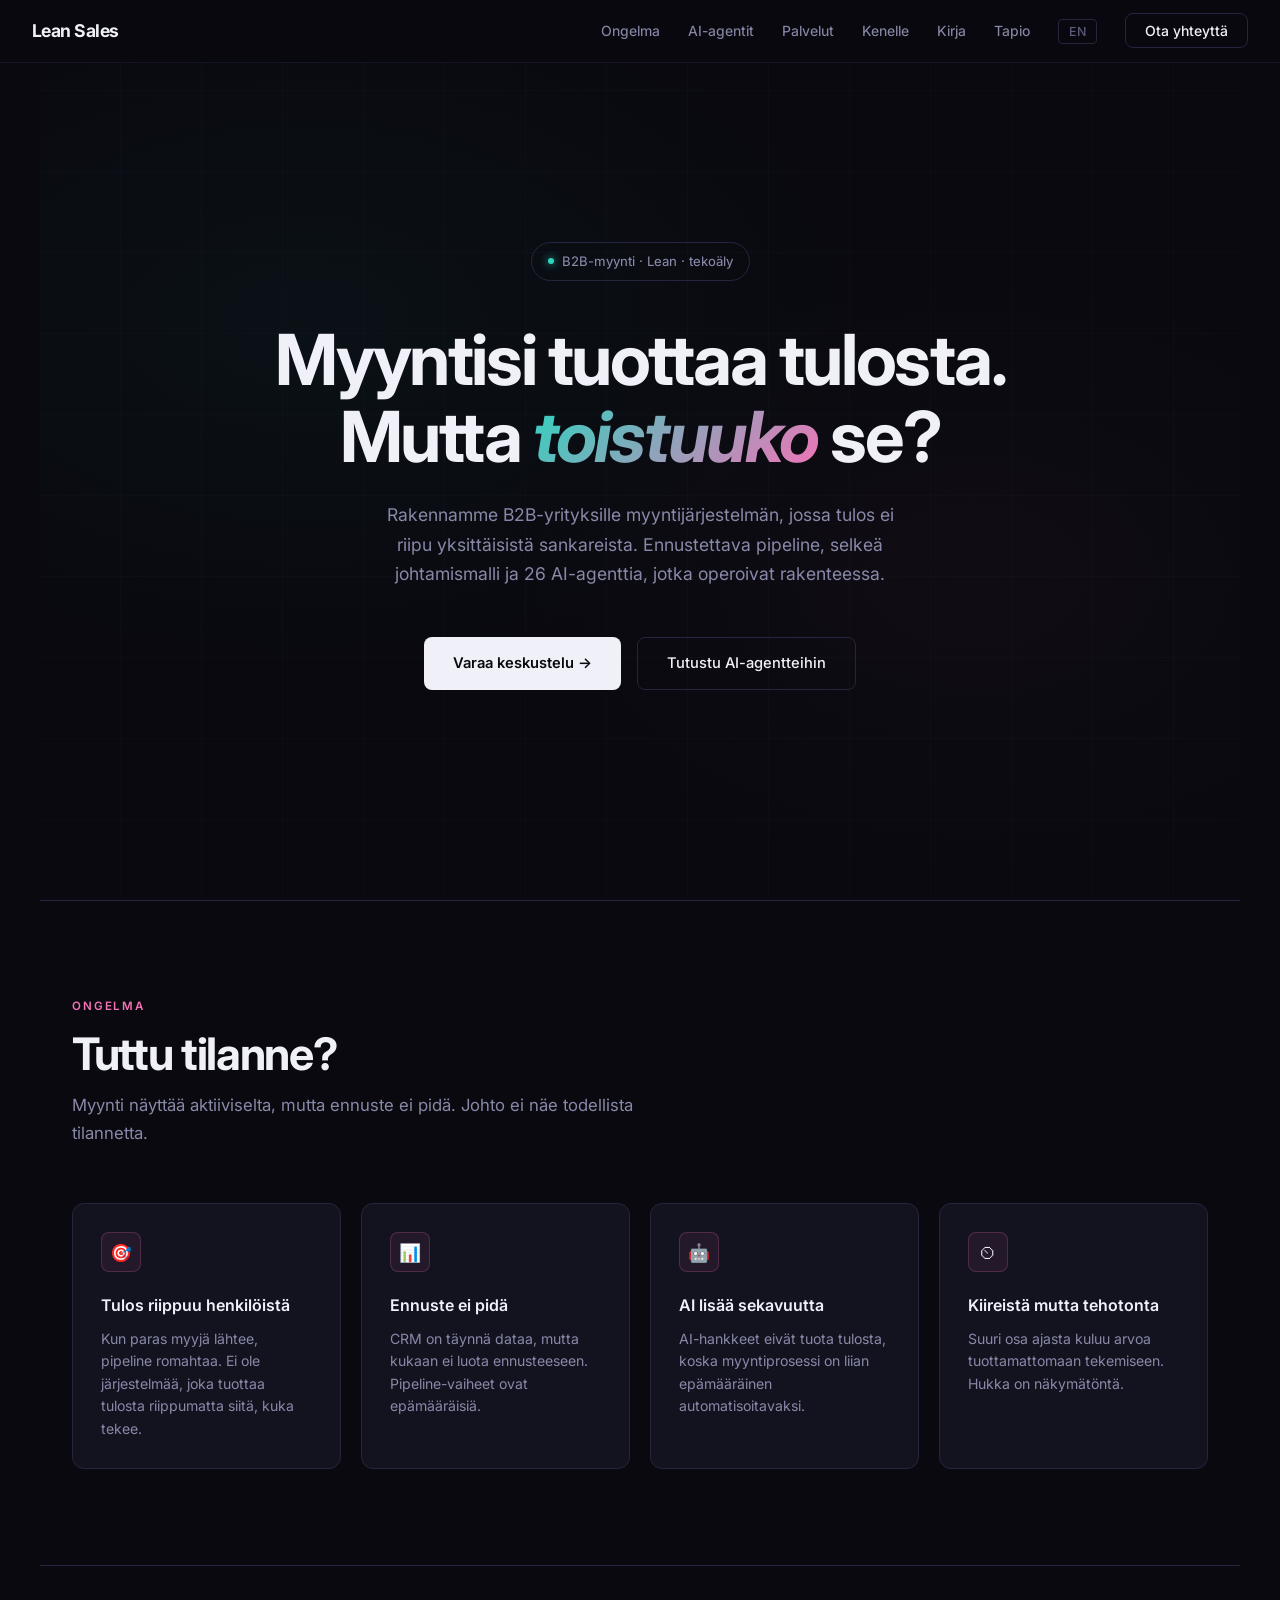
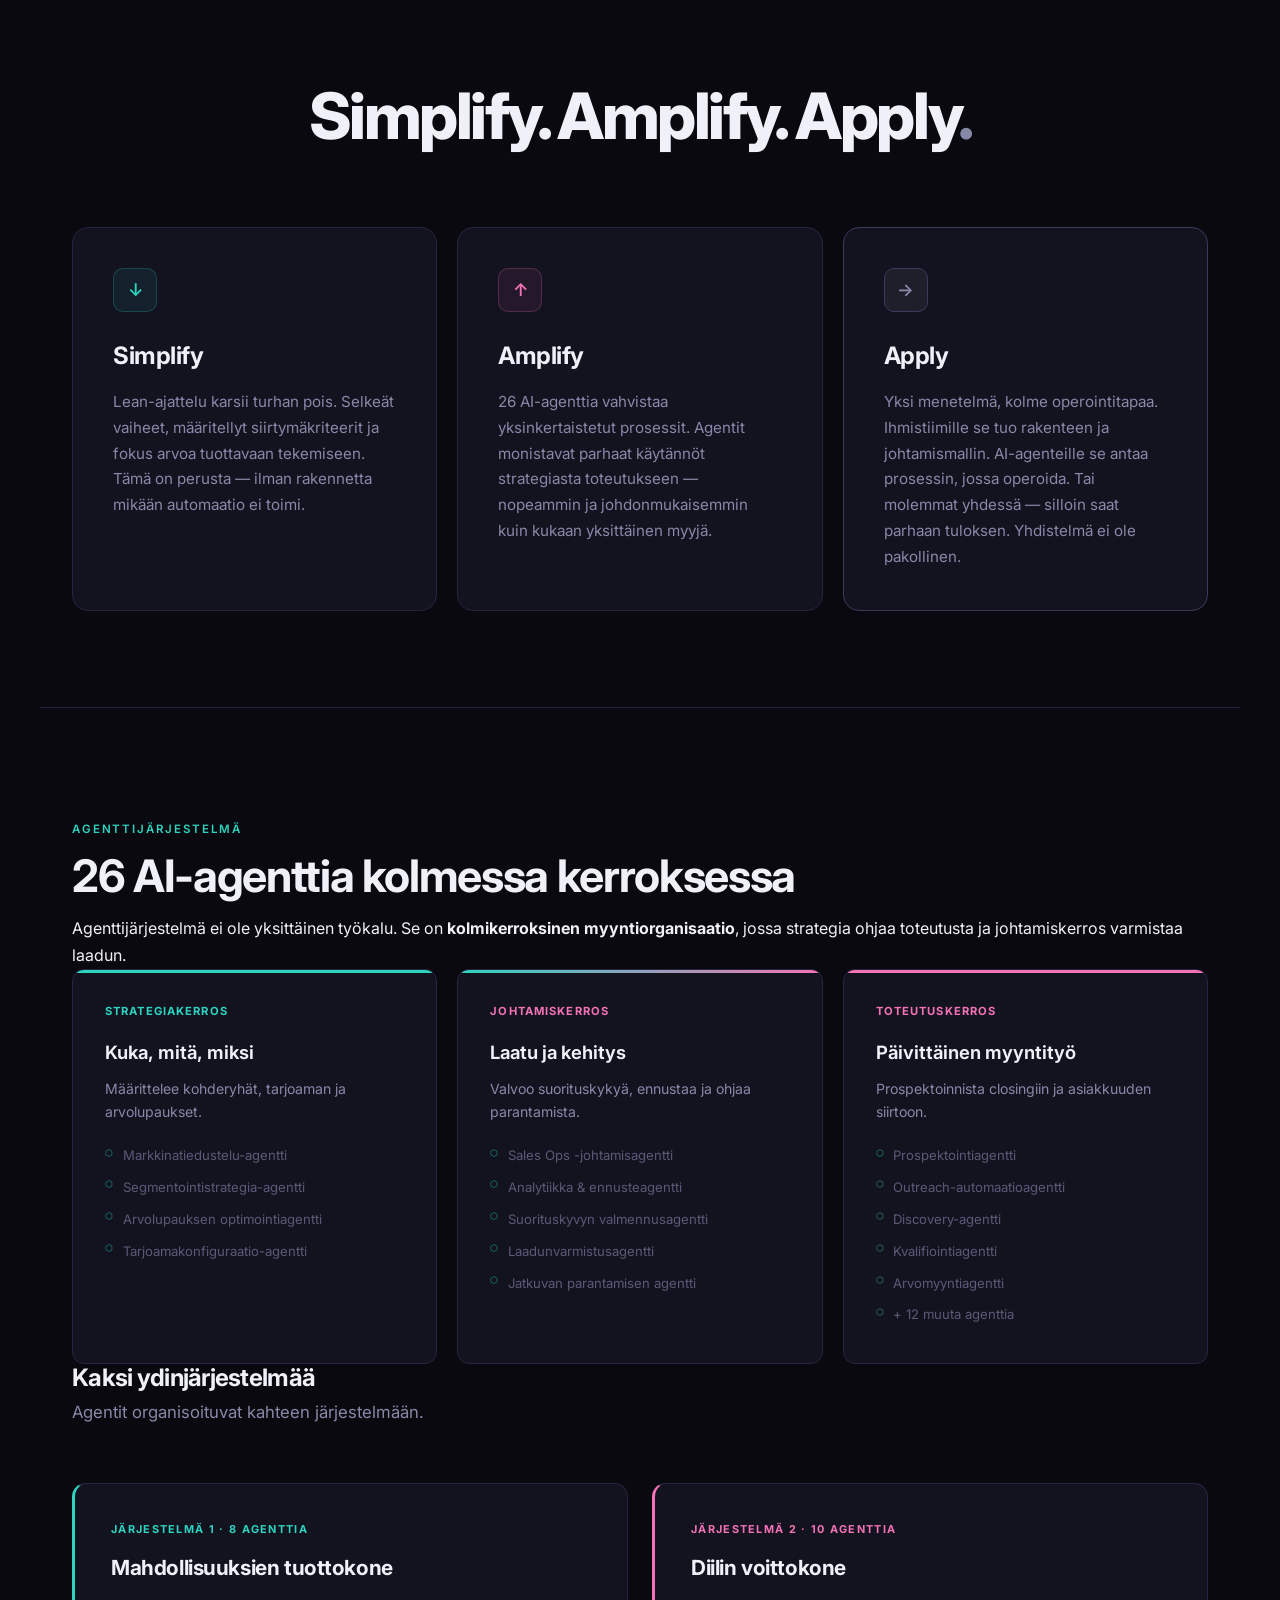
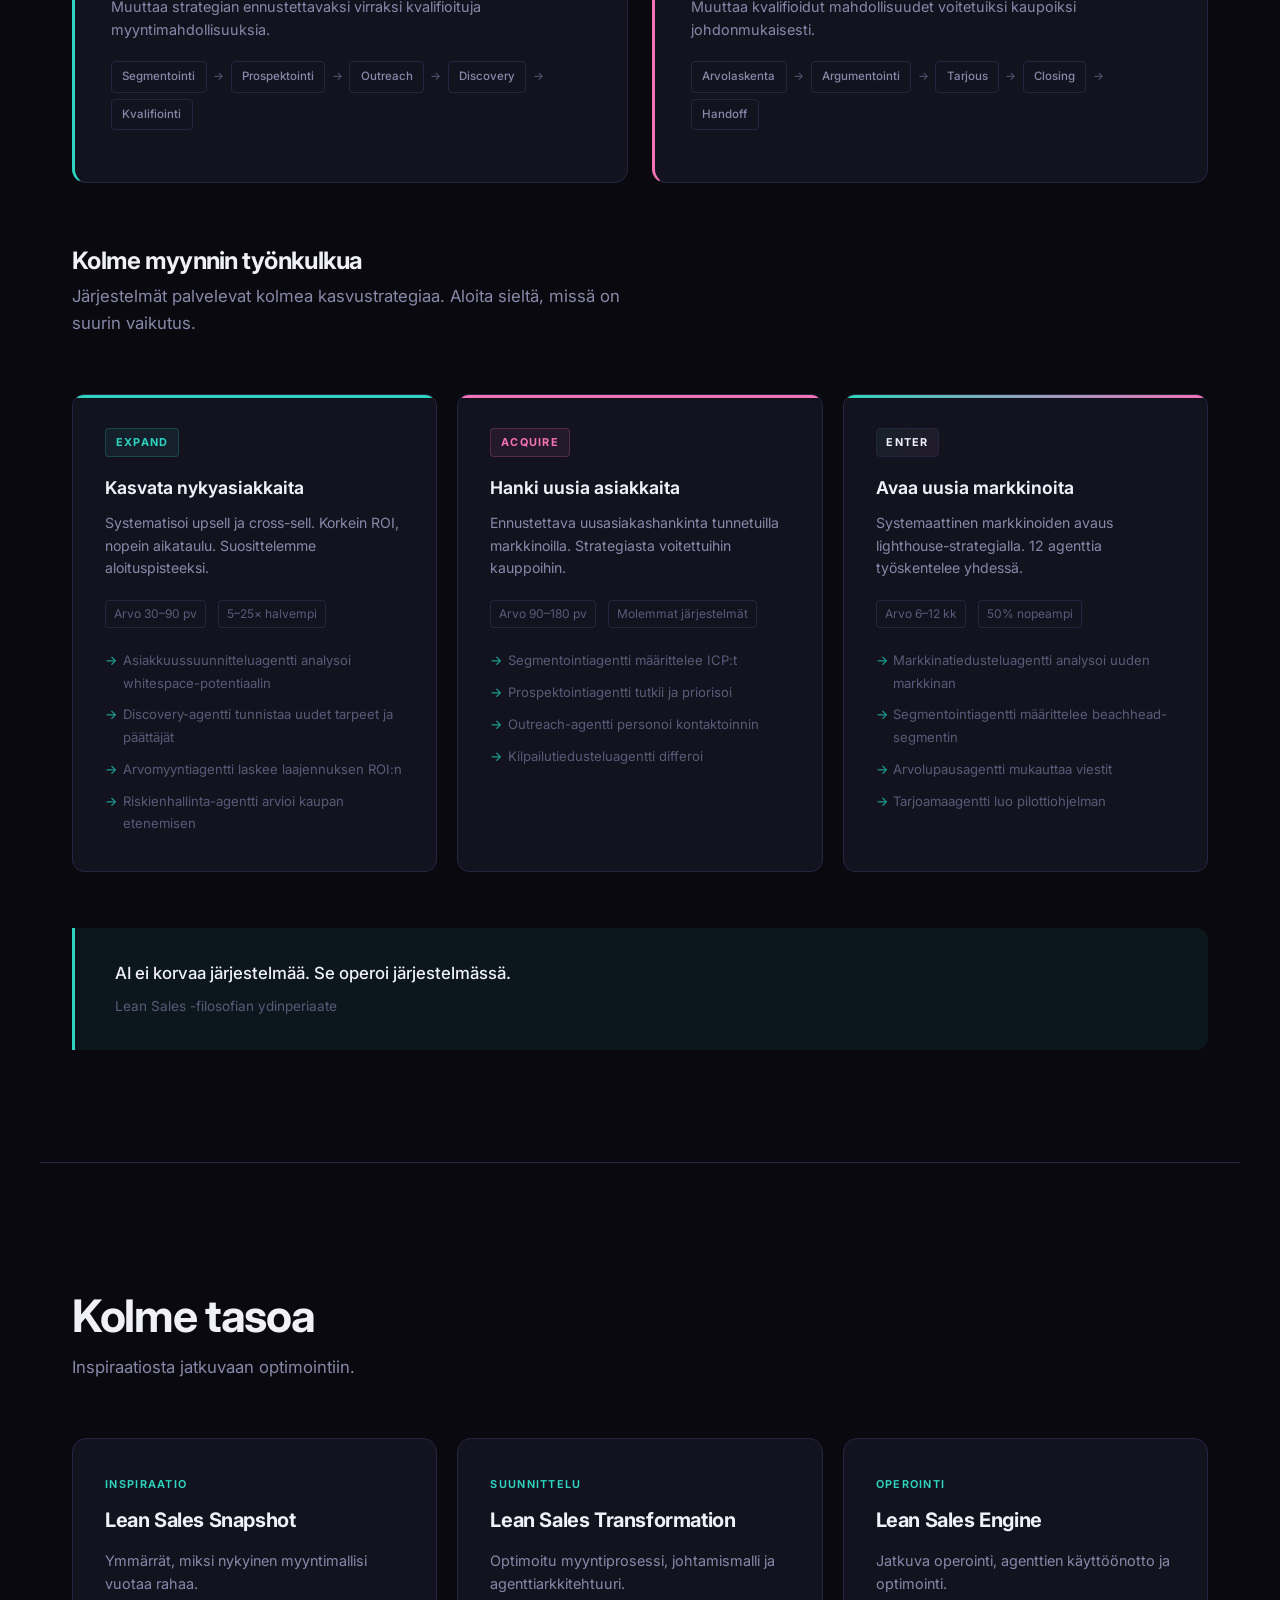
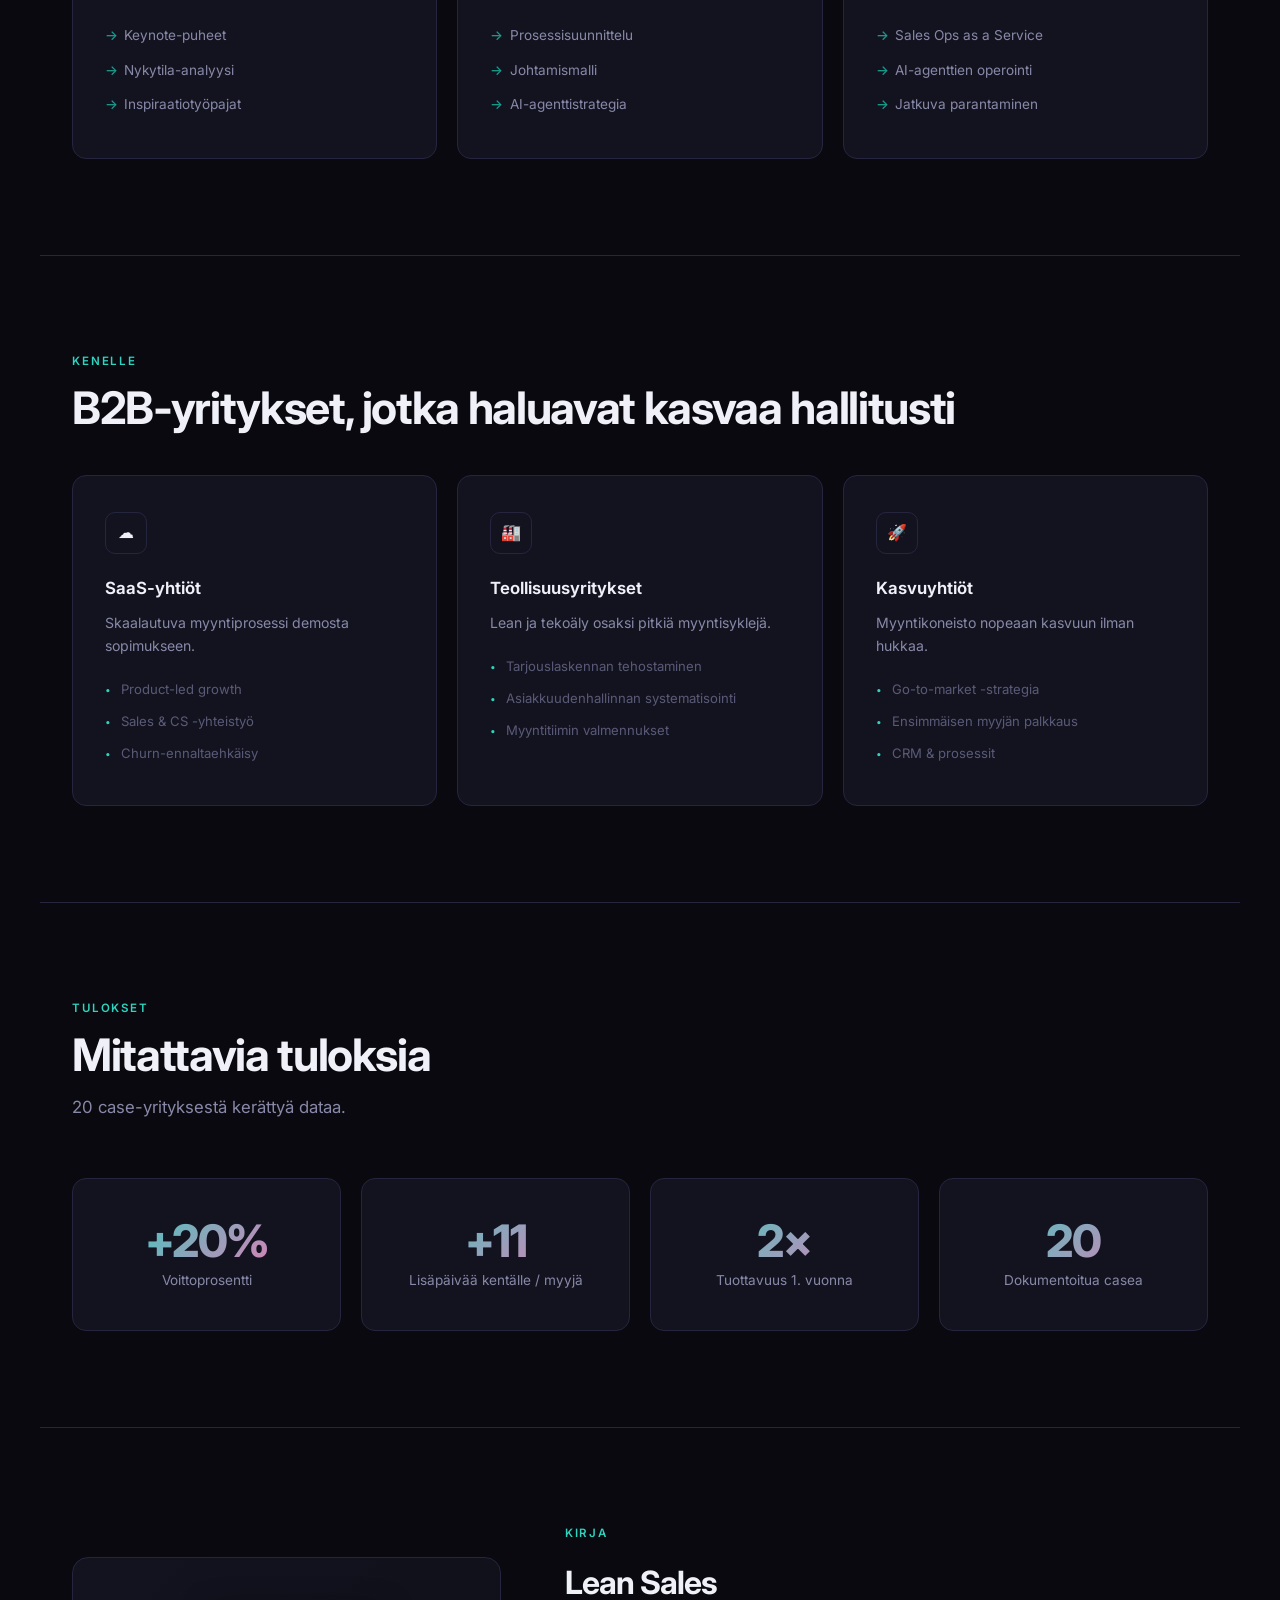
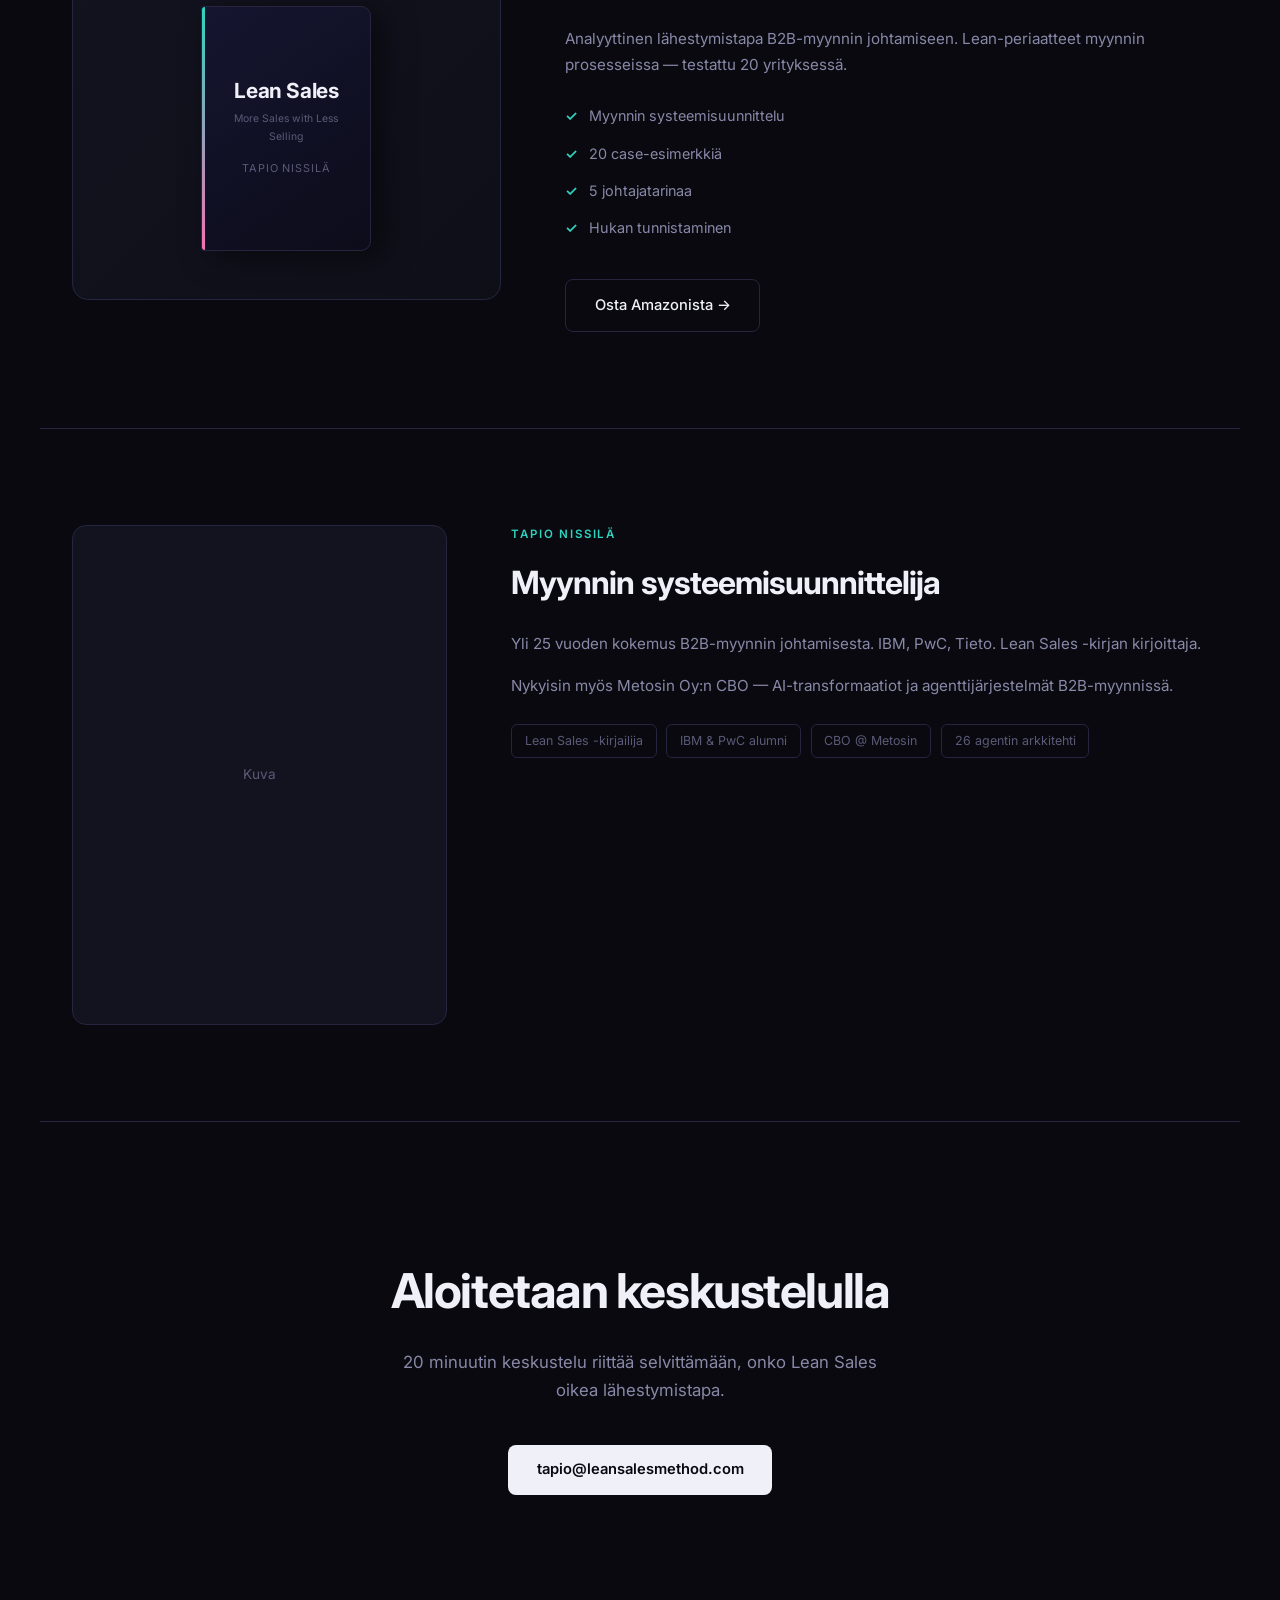
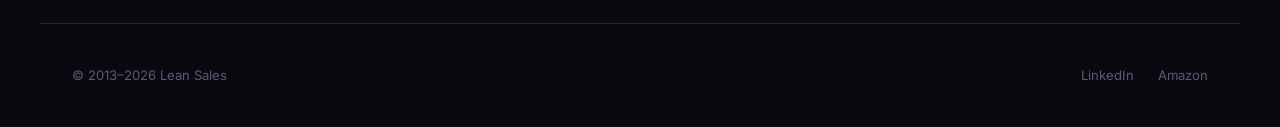
<file: index.html>
<!DOCTYPE html>
<html lang="fi">
<head>
<meta charset="UTF-8">
<meta name="viewport" content="width=device-width, initial-scale=1.0">
<title>Lean Sales — Myynnin käyttöjärjestelmä B2B-yrityksille</title>
<meta name="description" content="Lean Sales rakentaa B2B-yrityksille ennustettavan myyntijärjestelmän. 26 AI-agenttia.">
<link rel="preconnect" href="https://fonts.googleapis.com">
<link rel="preconnect" href="https://fonts.gstatic.com" crossorigin>
<link href="https://fonts.googleapis.com/css2?family=Inter:opsz,wght@14..32,300;14..32,400;14..32,500;14..32,600;14..32,700;14..32,800&display=swap" rel="stylesheet">
<style>
:root{--bg:#09090f;--bg2:#0f0f18;--c:#131320;--ch:#1a1a2e;--b:#252540;--bh:#3a3a5c;--t1:#f0f0f8;--t2:#8888a8;--t3:#5a5a78;--tl:#2dd4bf;--td:#1a9e8f;--tg:rgba(45,212,191,.07);--tb:rgba(45,212,191,.22);--pk:#f472b6;--pd:#db5a9c;--pg:rgba(244,114,182,.07);--pb:rgba(244,114,182,.22);--f:'Inter',-apple-system,sans-serif;--r:12px;--rs:8px}
*{margin:0;padding:0;box-sizing:border-box}html{scroll-behavior:smooth}body{font-family:var(--f);background:var(--bg);color:var(--t1);line-height:1.7;-webkit-font-smoothing:antialiased}
nav{position:fixed;top:0;left:0;right:0;z-index:100;padding:1rem 2rem;display:flex;justify-content:space-between;align-items:center;background:rgba(9,9,15,.82);backdrop-filter:blur(24px);border-bottom:1px solid rgba(37,37,64,.5)}.logo{font-size:1.1rem;font-weight:700;letter-spacing:-.03em}
.nl{display:flex;gap:1.75rem;align-items:center;list-style:none}.nl a{color:var(--t2);text-decoration:none;font-size:.875rem;font-weight:450;transition:color .2s}.nl a:hover{color:var(--t1)}
.nc{padding:.5rem 1.2rem!important;border:1px solid var(--b)!important;border-radius:var(--rs)!important;font-weight:500!important;transition:all .2s!important;background:transparent;color:var(--t1)!important}.nc:hover{background:var(--tl)!important;border-color:var(--tl)!important;color:var(--bg)!important}
.ls{font-size:.78rem;font-weight:500;font-family:var(--f);color:var(--t3);cursor:pointer;padding:.25rem .6rem;border:1px solid var(--b);border-radius:4px;background:transparent;transition:all .2s}.ls:hover{color:var(--tl);border-color:var(--tb)}
.nh{display:none;background:none;border:none;color:var(--t1);font-size:1.4rem;cursor:pointer}
.hero{min-height:100vh;display:flex;flex-direction:column;justify-content:center;align-items:center;text-align:center;padding:8rem 2rem 6rem;position:relative;overflow:hidden}
.hero::before{content:'';position:absolute;inset:-20%;background:radial-gradient(ellipse 50% 40% at 30% 40%,rgba(45,212,191,.04),transparent 70%),radial-gradient(ellipse 40% 35% at 70% 60%,rgba(244,114,182,.03),transparent 70%);pointer-events:none}
.hero::after{content:'';position:absolute;inset:0;background:repeating-linear-gradient(0deg,transparent,transparent 80px,rgba(37,37,64,.12) 80px,rgba(37,37,64,.12) 81px),repeating-linear-gradient(90deg,transparent,transparent 80px,rgba(37,37,64,.12) 80px,rgba(37,37,64,.12) 81px);pointer-events:none}
.ht{display:inline-flex;align-items:center;gap:.5rem;padding:.45rem 1rem;border:1px solid var(--b);border-radius:100px;font-size:.82rem;font-weight:450;color:var(--t2);margin-bottom:2.5rem;position:relative;z-index:1}.ht::before{content:'';width:6px;height:6px;border-radius:50%;background:var(--tl);box-shadow:0 0 8px var(--tl)}
.hero h1{font-size:clamp(2.6rem,5.5vw,4.5rem);font-weight:700;line-height:1.1;letter-spacing:-.035em;margin-bottom:1.5rem;z-index:1;max-width:780px;position:relative}
.hero h1 em{font-style:italic;font-weight:700;background:linear-gradient(135deg,var(--tl),var(--pk));-webkit-background-clip:text;-webkit-text-fill-color:transparent;background-clip:text}
.hsb{font-size:1.1rem;color:var(--t2);max-width:540px;line-height:1.7;margin-bottom:3rem;z-index:1;position:relative}
.hbb{display:flex;gap:1rem;z-index:1;position:relative}
.bp{display:inline-flex;align-items:center;padding:.8rem 1.8rem;background:var(--t1);color:var(--bg);border:none;border-radius:var(--rs);font-family:var(--f);font-size:.92rem;font-weight:600;cursor:pointer;text-decoration:none;transition:all .25s}.bp:hover{background:var(--tl);transform:translateY(-1px);box-shadow:0 4px 20px rgba(45,212,191,.2)}
.bs{display:inline-flex;align-items:center;padding:.8rem 1.8rem;background:transparent;color:var(--t1);border:1px solid var(--b);border-radius:var(--rs);font-family:var(--f);font-size:.92rem;font-weight:500;cursor:pointer;text-decoration:none;transition:all .25s}.bs:hover{border-color:var(--bh);background:var(--c)}
section{padding:6rem 2rem;max-width:1200px;margin:0 auto}.sd{border-top:1px solid var(--b)}
.sl{font-size:.72rem;font-weight:600;letter-spacing:.16em;text-transform:uppercase;color:var(--tl);margin-bottom:.75rem}.sl.p{color:var(--pk)}
.st{font-size:clamp(1.8rem,3.5vw,2.8rem);font-weight:700;letter-spacing:-.03em;margin-bottom:.75rem;line-height:1.15}
.ss{font-size:1.05rem;color:var(--t2);max-width:580px;margin-bottom:3.5rem;line-height:1.65}
.g4{display:grid;grid-template-columns:repeat(auto-fit,minmax(260px,1fr));gap:1.25rem}
.cd{padding:1.75rem;background:var(--c);border:1px solid var(--b);border-radius:var(--r);transition:all .3s}.cd:hover{border-color:var(--pb);background:var(--ch)}
.ic{width:40px;height:40px;border-radius:var(--rs);display:flex;align-items:center;justify-content:center;margin-bottom:1.25rem;font-size:1.1rem;background:var(--pg);border:1px solid var(--pb)}
.cd h3{font-size:1rem;font-weight:600;margin-bottom:.5rem}.cd p{font-size:.88rem;color:var(--t2);line-height:1.6}
.ah{font-size:clamp(2.5rem,5vw,4rem);font-weight:800;text-align:center;margin-bottom:3.5rem;letter-spacing:-.04em}
.g2{display:grid;grid-template-columns:1fr 1fr;gap:1.5rem}
.ac{padding:2.5rem;border:1px solid var(--b);border-radius:16px;background:var(--c);transition:border-color .3s}.ac.t:hover{border-color:var(--tb)}.ac.p:hover{border-color:var(--pb)}
.ao{width:44px;height:44px;border-radius:10px;display:flex;align-items:center;justify-content:center;margin-bottom:1.5rem;font-size:1.1rem;font-weight:600}
.ao.t{background:var(--tg);border:1px solid var(--tb);color:var(--tl)}.ao.p{background:var(--pg);border:1px solid var(--pb);color:var(--pk)}
.ac h3{font-size:1.5rem;font-weight:700;margin-bottom:.75rem;letter-spacing:-.02em}.ac>p{color:var(--t2);line-height:1.7;font-size:.95rem}
.g3{display:grid;grid-template-columns:repeat(3,1fr);gap:1.25rem}
.lc{padding:2rem;border:1px solid var(--b);border-radius:var(--r);background:var(--c);transition:all .3s;position:relative;overflow:hidden}.lc::before{content:'';position:absolute;top:0;left:0;right:0;height:3px}
.lc.s::before{background:var(--tl)}.lc.m::before{background:linear-gradient(90deg,var(--tl),var(--pk))}.lc.e::before{background:var(--pk)}
.lc:hover{border-color:var(--bh);background:var(--ch)}
.ln{font-size:.7rem;font-weight:700;letter-spacing:.1em;text-transform:uppercase;margin-bottom:1rem}.lc.s .ln{color:var(--tl)}.lc.m .ln,.lc.e .ln{color:var(--pk)}
.lc h3{font-size:1.15rem;font-weight:650;margin-bottom:.6rem}.lc>p{font-size:.88rem;color:var(--t2);line-height:1.6;margin-bottom:1rem}
.la{list-style:none}.la li{font-size:.82rem;color:var(--t3);padding:.3rem 0 .3rem 1.1rem;position:relative}.la li::before{content:'\2B21';position:absolute;left:0;font-size:.55rem;top:.4rem;color:var(--td)}
.sc{padding:2.25rem;border:1px solid var(--b);border-radius:14px;background:var(--c);transition:all .3s}.sc:hover{border-color:var(--bh)}
.sn{font-size:.68rem;font-weight:700;letter-spacing:.12em;text-transform:uppercase;margin-bottom:.75rem}
.sc h3{font-size:1.3rem;font-weight:700;letter-spacing:-.02em;margin-bottom:.6rem}.sc>p{font-size:.9rem;color:var(--t2);line-height:1.6;margin-bottom:1.25rem}
.sf{display:flex;flex-wrap:wrap;gap:.4rem;margin-bottom:1rem}.sp{font-size:.72rem;font-weight:500;padding:.3rem .65rem;border-radius:4px;border:1px solid var(--b);color:var(--t2)}.sa{color:var(--t3);font-size:.72rem;display:flex;align-items:center}
.wc{padding:2rem;border-radius:var(--r);background:var(--c);border:1px solid var(--b);transition:all .3s;position:relative;overflow:hidden}.wc::before{content:'';position:absolute;top:0;left:0;right:0;height:3px}
.wc.x::before{background:var(--tl)}.wc.a::before{background:var(--pk)}.wc.n::before{background:linear-gradient(90deg,var(--tl),var(--pk))}
.wc:hover{border-color:var(--bh);transform:translateY(-2px)}
.wt{display:inline-block;font-size:.68rem;font-weight:700;letter-spacing:.12em;text-transform:uppercase;padding:.25rem .6rem;border-radius:4px;margin-bottom:1rem}
.wt.x{color:var(--tl);background:var(--tg);border:1px solid var(--tb)}.wt.a{color:var(--pk);background:var(--pg);border:1px solid var(--pb)}.wt.n{background:linear-gradient(135deg,var(--tg),var(--pg));border:1px solid var(--b);color:var(--t1)}
.wc h3{font-size:1.1rem;font-weight:650;margin-bottom:.6rem}.wc>p{font-size:.88rem;color:var(--t2);line-height:1.6;margin-bottom:1.25rem}
.wm{display:flex;gap:.75rem;margin-bottom:1rem;flex-wrap:wrap}.wmi{font-size:.75rem;color:var(--t3);padding:.2rem .5rem;border:1px solid var(--b);border-radius:4px}
.wa{list-style:none}.wa li{font-size:.82rem;color:var(--t3);padding:.3rem 0 .3rem 1.1rem;position:relative}.wa li::before{content:'\2192';position:absolute;left:0;color:var(--td);font-weight:500}
.co{margin-top:3.5rem;padding:2rem 2.5rem;border-left:3px solid var(--tl);background:var(--tg);border-radius:0 var(--r) var(--r) 0}.co p{font-size:1.05rem;font-weight:500;line-height:1.6}.co .sm{font-size:.85rem;color:var(--t3);margin-top:.5rem;font-weight:400}
.sv{padding:2.25rem 2rem;border:1px solid var(--b);border-radius:14px;background:var(--c);transition:all .3s}.sv:hover{border-color:var(--tb);transform:translateY(-2px)}
.svt{font-size:.68rem;font-weight:650;letter-spacing:.12em;text-transform:uppercase;color:var(--tl);margin-bottom:.6rem}
.sv h3{font-size:1.25rem;font-weight:700;letter-spacing:-.02em;margin-bottom:.75rem}.sv>p{color:var(--t2);font-size:.9rem;line-height:1.6;margin-bottom:1.5rem}
.si{list-style:none}.si li{font-size:.85rem;color:var(--t2);padding:.35rem 0 .35rem 1.2rem;position:relative}.si li::before{content:'\2192';position:absolute;left:0;color:var(--td);font-weight:500}
.sgc{padding:2.25rem 2rem;border:1px solid var(--b);border-radius:14px;background:var(--c);transition:border-color .3s}.sgc:hover{border-color:var(--bh)}
.sgi{width:42px;height:42px;border:1px solid var(--b);border-radius:10px;display:flex;align-items:center;justify-content:center;margin-bottom:1.25rem;font-size:1rem}
.sgc h3{font-size:1.05rem;font-weight:650;margin-bottom:.6rem}.sgc>p{color:var(--t2);font-size:.88rem;line-height:1.6;margin-bottom:1rem}
.sgd{list-style:none}.sgd li{font-size:.82rem;color:var(--t3);padding:.3rem 0 .3rem 1rem;position:relative}.sgd li::before{content:'\00B7';position:absolute;left:0;color:var(--tl);font-weight:900;font-size:1.2em}
.rg{display:grid;grid-template-columns:repeat(4,1fr);gap:1.25rem}
.rc{text-align:center;padding:2.5rem 1.5rem;border:1px solid var(--b);border-radius:14px;background:var(--c)}
.rn{font-size:2.8rem;font-weight:800;letter-spacing:-.04em;background:linear-gradient(135deg,var(--tl),var(--pk));-webkit-background-clip:text;-webkit-text-fill-color:transparent;background-clip:text;line-height:1;margin-bottom:.5rem}
.rl{font-size:.85rem;color:var(--t2);line-height:1.4}
.bl{display:grid;grid-template-columns:.8fr 1.2fr;gap:4rem;align-items:center}
.bv{background:linear-gradient(135deg,var(--c),var(--bg2));border:1px solid var(--b);border-radius:16px;padding:3rem;display:flex;align-items:center;justify-content:center;min-height:340px}
.bm{width:170px;height:245px;background:linear-gradient(145deg,#151530,#0c0c1a);border:1px solid var(--b);border-radius:3px 10px 10px 3px;display:flex;flex-direction:column;align-items:center;justify-content:center;box-shadow:12px 6px 30px rgba(0,0,0,.5);padding:1.25rem;text-align:center;position:relative}
.bm::before{content:'';position:absolute;top:0;left:0;width:3px;height:100%;background:linear-gradient(180deg,var(--tl),var(--pk));border-radius:3px 0 0 3px}
.bmt{font-size:1.3rem;font-weight:700;letter-spacing:-.02em;line-height:1.2;margin-bottom:.4rem}.bms{font-size:.65rem;color:var(--t3);margin-bottom:.8rem}.bma{font-size:.68rem;color:var(--t3);letter-spacing:.08em;text-transform:uppercase}
.bh{list-style:none;margin-bottom:2rem}.bh li{font-size:.9rem;color:var(--t2);padding:.4rem 0 .4rem 1.5rem;position:relative}.bh li::before{content:'\2713';position:absolute;left:0;color:var(--tl);font-weight:600}
.abl{display:grid;grid-template-columns:.7fr 1.3fr;gap:4rem;align-items:start}
.abp{width:100%;aspect-ratio:3/4;background:var(--c);border:1px solid var(--b);border-radius:14px;display:flex;align-items:center;justify-content:center;color:var(--t3);font-size:.85rem}
.cr{display:flex;flex-wrap:wrap;gap:.6rem;margin-top:1.5rem}.crt{padding:.35rem .8rem;border:1px solid var(--b);border-radius:6px;font-size:.78rem;color:var(--t3)}
.ctas{text-align:center;padding:8rem 2rem}
.ctas h2{font-size:clamp(2rem,4vw,3rem);font-weight:700;letter-spacing:-.03em;margin-bottom:1rem}
.ctas p{color:var(--t2);font-size:1.05rem;max-width:480px;margin:0 auto 2.5rem}
footer{border-top:1px solid var(--b);padding:2.5rem 2rem;max-width:1200px;margin:0 auto;display:flex;justify-content:space-between;align-items:center}
.fl{font-size:.82rem;color:var(--t3)}.fr{display:flex;gap:1.5rem}.fr a{color:var(--t3);text-decoration:none;font-size:.82rem;transition:color .2s}.fr a:hover{color:var(--tl)}
.fi{opacity:0;transform:translateY(16px);transition:opacity .5s ease,transform .5s ease}.fi.v{opacity:1;transform:translateY(0)}
@media(max-width:900px){.g2,.g3,.ly,.rg{grid-template-columns:1fr}.rg{grid-template-columns:repeat(2,1fr)}.bl,.abl{grid-template-columns:1fr;gap:2rem}.hbb{flex-direction:column;align-items:center}footer{flex-direction:column;gap:1.5rem;text-align:center}}
@media(max-width:768px){.nh{display:block}.nl{display:none;position:absolute;top:100%;left:0;right:0;background:var(--bg);border-bottom:1px solid var(--b);flex-direction:column;padding:1.5rem 2rem;gap:.75rem}.nl.open{display:flex}section.x{padding:4rem 1.25rem}}
</style>
</head>
<body>

<nav>
<div class="logo">Lean Sales</div>
<button class="nh" onclick="document.querySelector('.nl').classList.toggle('open')">&#9776;</button>
<ul class="nl">
<li><a href="#problem" data-fi="Ongelma" data-en="Problem">Ongelma</a></li>
<li><a href="#ai" data-fi="AI-agentit" data-en="AI Agents">AI-agentit</a></li>
<li><a href="#services" data-fi="Palvelut" data-en="Services">Palvelut</a></li>
<li><a href="#segments" data-fi="Kenelle" data-en="For whom">Kenelle</a></li>
<li><a href="#book" data-fi="Kirja" data-en="Book">Kirja</a></li>
<li><a href="#about">Tapio</a></li>
<li><button class="ls" onclick="toggleLang()">EN</button></li>
<li><a href="#contact" class="nc" data-fi="Ota yhteytt&auml;" data-en="Get in touch">Ota yhteytt&auml;</a></li>
</ul>
</nav>

<section class="hero">
<div class="ht" data-fi="B2B-myynti &middot; Lean &middot; teko&auml;ly" data-en="B2B sales &middot; Lean &middot; AI">B2B-myynti &middot; Lean &middot; teko&auml;ly</div>
<h1 class="fi" data-fi='Myyntisi tuottaa tulosta.<br>Mutta <em>toistuuko</em> se?' data-en='Your sales deliver.<br>But can you <em>repeat</em> it?'>Myyntisi tuottaa tulosta.<br>Mutta <em>toistuuko</em> se?</h1>
<p class="hsb fi" data-fi="Rakennamme B2B-yrityksille myyntij&auml;rjestelm&auml;n, jossa tulos ei riipu yksitt&auml;isist&auml; sankareista. Ennustettava pipeline, selke&auml; johtamismalli ja 26 AI-agenttia, jotka operoivat rakenteessa." data-en="We build B2B sales systems where results don't depend on individual heroes. Predictable pipeline, clear management model, and 26 AI agents operating within a proven structure.">Rakennamme B2B-yrityksille myyntij&auml;rjestelm&auml;n, jossa tulos ei riipu yksitt&auml;isist&auml; sankareista. Ennustettava pipeline, selke&auml; johtamismalli ja 26 AI-agenttia, jotka operoivat rakenteessa.</p>
<div class="hbb fi">
<a href="#contact" class="bp" data-fi="Varaa keskustelu &rarr;" data-en="Book a conversation &rarr;">Varaa keskustelu &rarr;</a>
<a href="#ai" class="bs" data-fi="Tutustu AI-agentteihin" data-en="Explore AI agents">Tutustu AI-agentteihin</a>
</div>
</section>

<section id="problem" class="sd">
<div class="sl p fi" data-fi="ONGELMA" data-en="THE PROBLEM">ONGELMA</div>
<h2 class="st fi" data-fi="Tuttu tilanne?" data-en="Sound familiar?">Tuttu tilanne?</h2>
<p class="ss fi" data-fi="Myynti n&auml;ytt&auml;&auml; aktiiviselta, mutta ennuste ei pid&auml;. Johto ei n&auml;e todellista tilannetta." data-en="Sales look active, but forecasts miss. Leadership can't see the real picture.">Myynti n&auml;ytt&auml;&auml; aktiiviselta, mutta ennuste ei pid&auml;. Johto ei n&auml;e todellista tilannetta.</p>
<div class="g4">
<div class="cd fi"><div class="ic">&#127919;</div><h3 data-fi="Tulos riippuu henkil&ouml;ist&auml;" data-en="Results depend on individuals">Tulos riippuu henkil&ouml;ist&auml;</h3><p data-fi="Kun paras myyj&auml; l&auml;htee, pipeline romahtaa. Ei ole j&auml;rjestelm&auml;&auml;, joka tuottaa tulosta riippumatta siit&auml;, kuka tekee." data-en="When your best seller leaves, the pipeline collapses. No system produces results regardless of who does the work.">Kun paras myyj&auml; l&auml;htee, pipeline romahtaa. Ei ole j&auml;rjestelm&auml;&auml;, joka tuottaa tulosta riippumatta siit&auml;, kuka tekee.</p></div>
<div class="cd fi"><div class="ic">&#128202;</div><h3 data-fi="Ennuste ei pid&auml;" data-en="Forecasts miss">Ennuste ei pid&auml;</h3><p data-fi="CRM on t&auml;ynn&auml; dataa, mutta kukaan ei luota ennusteeseen. Pipeline-vaiheet ovat ep&auml;m&auml;&auml;r&auml;isi&auml;." data-en="CRM is full of data, but no one trusts the forecast. Pipeline stages are vague.">CRM on t&auml;ynn&auml; dataa, mutta kukaan ei luota ennusteeseen. Pipeline-vaiheet ovat ep&auml;m&auml;&auml;r&auml;isi&auml;.</p></div>
<div class="cd fi"><div class="ic">&#129302;</div><h3 data-fi="AI lis&auml;&auml; sekavuutta" data-en="AI adds confusion">AI lis&auml;&auml; sekavuutta</h3><p data-fi="AI-hankkeet eiv&auml;t tuota tulosta, koska myyntiprosessi on liian ep&auml;m&auml;&auml;r&auml;inen automatisoitavaksi." data-en="AI initiatives fail because the sales process is too vague to automate. Agents need structure.">AI-hankkeet eiv&auml;t tuota tulosta, koska myyntiprosessi on liian ep&auml;m&auml;&auml;r&auml;inen automatisoitavaksi.</p></div>
<div class="cd fi"><div class="ic">&#9202;</div><h3 data-fi="Kiireist&auml; mutta tehotonta" data-en="Busy but inefficient">Kiireist&auml; mutta tehotonta</h3><p data-fi="Suuri osa ajasta kuluu arvoa tuottamattomaan tekemiseen. Hukka on n&auml;kym&auml;t&ouml;nt&auml;." data-en="Most time goes to non-value-adding work. Waste is invisible.">Suuri osa ajasta kuluu arvoa tuottamattomaan tekemiseen. Hukka on n&auml;kym&auml;t&ouml;nt&auml;.</p></div>
</div>
</section>

<section class="sd">
<h2 class="ah fi">Simplify<span class="dt">.</span> Amplify<span class="dp">.</span> Apply<span style="color:var(--t2)">.</span></h2>
<div class="g3">
<div class="ac t fi"><div class="ao t">&darr;</div><h3>Simplify</h3><p data-fi="Lean-ajattelu karsii turhan pois. Selke&auml;t vaiheet, m&auml;&auml;ritellyt siirtym&auml;kriteerit ja fokus arvoa tuottavaan tekemiseen. T&auml;m&auml; on perusta &mdash; ilman rakennetta mik&auml;&auml;n automaatio ei toimi." data-en="Lean thinking removes waste. Clear stages, defined transition criteria, focus on value. This is the foundation &mdash; without structure, no automation works.">Lean-ajattelu karsii turhan pois. Selke&auml;t vaiheet, m&auml;&auml;ritellyt siirtym&auml;kriteerit ja fokus arvoa tuottavaan tekemiseen. T&auml;m&auml; on perusta &mdash; ilman rakennetta mik&auml;&auml;n automaatio ei toimi.</p></div>
<div class="ac p fi"><div class="ao p">&uarr;</div><h3>Amplify</h3><p data-fi="26 AI-agenttia vahvistaa yksinkertaistetut prosessit. Agentit monistavat parhaat k&auml;yt&auml;nn&ouml;t strategiasta toteutukseen &mdash; nopeammin ja johdonmukaisemmin kuin kukaan yksitt&auml;inen myyj&auml;." data-en="26 AI agents amplify simplified processes. Agents replicate best practices from strategy to execution &mdash; faster and more consistently than any individual seller.">26 AI-agenttia vahvistaa yksinkertaistetut prosessit. Agentit monistavat parhaat k&auml;yt&auml;nn&ouml;t strategiasta toteutukseen &mdash; nopeammin ja johdonmukaisemmin kuin kukaan yksitt&auml;inen myyj&auml;.</p></div>
<div class="ac fi" style="border-color:var(--bh)"><div class="ao" style="background:rgba(240,240,248,.05);border:1px solid var(--bh);color:var(--t2)">&rarr;</div><h3>Apply</h3><p data-fi="Yksi menetelm&auml;, kolme operointitapaa. Ihmistiimille se tuo rakenteen ja johtamismallin. AI-agenteille se antaa prosessin, jossa operoida. Tai molemmat yhdess&auml; &mdash; silloin saat parhaan tuloksen. Yhdistelm&auml; ei ole pakollinen." data-en="One method, three ways to operate. For human teams it brings structure and management model. For AI agents it provides a process to operate within. Or both together &mdash; that's when you get the best results. The combination is not mandatory.">Yksi menetelm&auml;, kolme operointitapaa. Ihmistiimille se tuo rakenteen ja johtamismallin. AI-agenteille se antaa prosessin, jossa operoida. Tai molemmat yhdess&auml; &mdash; silloin saat parhaan tuloksen. Yhdistelm&auml; ei ole pakollinen.</p></div>
</div>
</section>

<section id="ai" class="sd" style="padding:7rem 2rem">
<div class="sl fi" data-fi="AGENTTIJ&Auml;RJESTELM&Auml;" data-en="AGENTIC SALES SYSTEM">AGENTTIJ&Auml;RJESTELM&Auml;</div>
<h2 class="st fi" data-fi="26 AI-agenttia kolmessa kerroksessa" data-en="26 AI agents across three layers">26 AI-agenttia kolmessa kerroksessa</h2>
<div class="ain fi"><p data-fi="Agenttij&auml;rjestelm&auml; ei ole yksitt&auml;inen ty&ouml;kalu. Se on <strong>kolmikerroksinen myyntiorganisaatio</strong>, jossa strategia ohjaa toteutusta ja johtamiskerros varmistaa laadun." data-en="The agentic system isn't a single tool. It's a <strong>three-layer sales organization</strong> where strategy guides execution and management ensures quality.">Agenttij&auml;rjestelm&auml; ei ole yksitt&auml;inen ty&ouml;kalu. Se on <strong>kolmikerroksinen myyntiorganisaatio</strong>, jossa strategia ohjaa toteutusta ja johtamiskerros varmistaa laadun.</p></div>

<div class="g3 ly">
<div class="lc s fi"><div class="ln" data-fi="STRATEGIAKERROS" data-en="STRATEGY LAYER">STRATEGIAKERROS</div><h3 data-fi="Kuka, mit&auml;, miksi" data-en="Who, what, why">Kuka, mit&auml;, miksi</h3><p data-fi="M&auml;&auml;rittelee kohderyh&auml;t, tarjoaman ja arvolupaukset." data-en="Defines targets, offerings, and value propositions.">M&auml;&auml;rittelee kohderyh&auml;t, tarjoaman ja arvolupaukset.</p>
<ul class="la"><li data-fi="Markkinatiedustelu-agentti" data-en="Market Intelligence Agent">Markkinatiedustelu-agentti</li><li data-fi="Segmentointistrategia-agentti" data-en="Segment Strategy Agent">Segmentointistrategia-agentti</li><li data-fi="Arvolupauksen optimointiagentti" data-en="Value Prop Optimization Agent">Arvolupauksen optimointiagentti</li><li data-fi="Tarjoamakonfiguraatio-agentti" data-en="Offering Configuration Agent">Tarjoamakonfiguraatio-agentti</li></ul></div>
<div class="lc m fi"><div class="ln" data-fi="JOHTAMISKERROS" data-en="MANAGEMENT LAYER">JOHTAMISKERROS</div><h3 data-fi="Laatu ja kehitys" data-en="Quality &amp; improvement">Laatu ja kehitys</h3><p data-fi="Valvoo suorituskyky&auml;, ennustaa ja ohjaa parantamista." data-en="Monitors performance, forecasts, and drives improvement.">Valvoo suorituskyky&auml;, ennustaa ja ohjaa parantamista.</p>
<ul class="la"><li data-fi="Sales Ops -johtamisagentti" data-en="Sales Ops Management Agent">Sales Ops -johtamisagentti</li><li data-fi="Analytiikka &amp; ennusteagentti" data-en="Analytics &amp; Forecasting Agent">Analytiikka &amp; ennusteagentti</li><li data-fi="Suorituskyvyn valmennusagentti" data-en="Performance Coaching Agent">Suorituskyvyn valmennusagentti</li><li data-fi="Laadunvarmistusagentti" data-en="Quality Assurance Agent">Laadunvarmistusagentti</li><li data-fi="Jatkuvan parantamisen agentti" data-en="Continuous Improvement Agent">Jatkuvan parantamisen agentti</li></ul></div>
<div class="lc e fi"><div class="ln" data-fi="TOTEUTUSKERROS" data-en="EXECUTION LAYER">TOTEUTUSKERROS</div><h3 data-fi="P&auml;ivitt&auml;inen myyntity&ouml;" data-en="Daily sales execution">P&auml;ivitt&auml;inen myyntity&ouml;</h3><p data-fi="Prospektoinnista closingiin ja asiakkuuden siirtoon." data-en="From prospecting to closing and customer handoff.">Prospektoinnista closingiin ja asiakkuuden siirtoon.</p>
<ul class="la"><li data-fi="Prospektointiagentti" data-en="Prospect Intelligence Agent">Prospektointiagentti</li><li data-fi="Outreach-automaatioagentti" data-en="Outreach Automation Agent">Outreach-automaatioagentti</li><li data-fi="Discovery-agentti" data-en="Discovery Agent">Discovery-agentti</li><li data-fi="Kvalifiointiagentti" data-en="Qualification Agent">Kvalifiointiagentti</li><li data-fi="Arvomyyntiagentti" data-en="Value Selling Agent">Arvomyyntiagentti</li><li data-fi="+ 12 muuta agenttia" data-en="+ 12 more agents">+ 12 muuta agenttia</li></ul></div>
</div>

<h3 class="st fi" style="font-size:1.5rem;margin-bottom:.5rem" data-fi="Kaksi ydinjärjestelmää" data-en="Two core systems">Kaksi ydinj&auml;rjestelm&auml;&auml;</h3>
<p class="ss fi" data-fi="Agentit organisoituvat kahteen j&auml;rjestelm&auml;&auml;n." data-en="Agents organize into two systems.">Agentit organisoituvat kahteen j&auml;rjestelm&auml;&auml;n.</p>
<div class="g2" style="margin-bottom:4rem">
<div class="sc fi" style="border-left:3px solid var(--tl)"><div class="sn" style="color:var(--tl)" data-fi="J&Auml;RJESTELM&Auml; 1 &middot; 8 AGENTTIA" data-en="SYSTEM 1 &middot; 8 AGENTS">J&Auml;RJESTELM&Auml; 1 &middot; 8 AGENTTIA</div><h3 data-fi="Mahdollisuuksien tuottokone" data-en="Opportunity Generation Engine">Mahdollisuuksien tuottokone</h3><p data-fi="Muuttaa strategian ennustettavaksi virraksi kvalifioituja myyntimahdollisuuksia." data-en="Transforms strategy into a predictable flow of qualified opportunities.">Muuttaa strategian ennustettavaksi virraksi kvalifioituja myyntimahdollisuuksia.</p>
<div class="sf"><span class="sp" data-fi="Segmentointi" data-en="Segmentation">Segmentointi</span><span class="sa">&rarr;</span><span class="sp" data-fi="Prospektointi" data-en="Prospecting">Prospektointi</span><span class="sa">&rarr;</span><span class="sp">Outreach</span><span class="sa">&rarr;</span><span class="sp">Discovery</span><span class="sa">&rarr;</span><span class="sp" data-fi="Kvalifiointi" data-en="Qualification">Kvalifiointi</span></div></div>
<div class="sc fi" style="border-left:3px solid var(--pk)"><div class="sn" style="color:var(--pk)" data-fi="J&Auml;RJESTELM&Auml; 2 &middot; 10 AGENTTIA" data-en="SYSTEM 2 &middot; 10 AGENTS">J&Auml;RJESTELM&Auml; 2 &middot; 10 AGENTTIA</div><h3 data-fi="Diilin voittokone" data-en="Opportunity Pursuit System">Diilin voittokone</h3><p data-fi="Muuttaa kvalifioidut mahdollisuudet voitetuiksi kaupoiksi johdonmukaisesti." data-en="Converts qualified opportunities into won deals consistently.">Muuttaa kvalifioidut mahdollisuudet voitetuiksi kaupoiksi johdonmukaisesti.</p>
<div class="sf"><span class="sp" data-fi="Arvolaskenta" data-en="Value calc">Arvolaskenta</span><span class="sa">&rarr;</span><span class="sp" data-fi="Argumentointi" data-en="Argumentation">Argumentointi</span><span class="sa">&rarr;</span><span class="sp" data-fi="Tarjous" data-en="Proposal">Tarjous</span><span class="sa">&rarr;</span><span class="sp">Closing</span><span class="sa">&rarr;</span><span class="sp">Handoff</span></div></div>
</div>

<h3 class="st fi" style="font-size:1.5rem;margin-bottom:.5rem" data-fi="Kolme myynnin ty&ouml;nkulkua" data-en="Three sales workflows">Kolme myynnin ty&ouml;nkulkua</h3>
<p class="ss fi" data-fi="J&auml;rjestelm&auml;t palvelevat kolmea kasvustrategiaa. Aloita sielta, miss&auml; on suurin vaikutus." data-en="The systems serve three growth strategies. Start where impact is greatest.">J&auml;rjestelm&auml;t palvelevat kolmea kasvustrategiaa. Aloita sielt&auml;, miss&auml; on suurin vaikutus.</p>
<div class="g3">
<div class="wc x fi"><div class="wt x">EXPAND</div><h3 data-fi="Kasvata nykyasiakkaita" data-en="Grow existing customers">Kasvata nykyasiakkaita</h3><p data-fi="Systematisoi upsell ja cross-sell. Korkein ROI, nopein aikataulu. Suosittelemme aloituspisteeksi." data-en="Systematize upsell and cross-sell. Highest ROI, fastest timeline. Our recommended starting point.">Systematisoi upsell ja cross-sell. Korkein ROI, nopein aikataulu. Suosittelemme aloituspisteeksi.</p>
<div class="wm"><span class="wmi" data-fi="Arvo 30-90 pv" data-en="Value in 30-90 days">Arvo 30&ndash;90 pv</span><span class="wmi" data-fi="5-25x halvempi" data-en="5-25x cheaper">5&ndash;25&times; halvempi</span></div>
<ul class="wa"><li data-fi="Asiakkuussuunnitteluagentti analysoi whitespace-potentiaalin" data-en="Account Planning Agent analyzes whitespace potential">Asiakkuussuunnitteluagentti analysoi whitespace-potentiaalin</li><li data-fi="Discovery-agentti tunnistaa uudet tarpeet ja p&auml;&auml;tt&auml;j&auml;t" data-en="Discovery Agent identifies new needs and decision-makers">Discovery-agentti tunnistaa uudet tarpeet ja p&auml;&auml;tt&auml;j&auml;t</li><li data-fi="Arvomyyntiagentti laskee laajennuksen ROI:n" data-en="Value Selling Agent calculates expansion ROI">Arvomyyntiagentti laskee laajennuksen ROI:n</li><li data-fi="Riskienhallinta-agentti arvioi kaupan etenemisen" data-en="Deal Risk Agent assesses deal progression">Riskienhallinta-agentti arvioi kaupan etenemisen</li></ul></div>
<div class="wc a fi"><div class="wt a">ACQUIRE</div><h3 data-fi="Hanki uusia asiakkaita" data-en="Acquire new customers">Hanki uusia asiakkaita</h3><p data-fi="Ennustettava uusasiakashankinta tunnetuilla markkinoilla. Strategiasta voitettuihin kauppoihin." data-en="Predictable new customer acquisition in known markets. From strategy to won deals.">Ennustettava uusasiakashankinta tunnetuilla markkinoilla. Strategiasta voitettuihin kauppoihin.</p>
<div class="wm"><span class="wmi" data-fi="Arvo 90-180 pv" data-en="Value in 90-180 days">Arvo 90&ndash;180 pv</span><span class="wmi" data-fi="Molemmat j&auml;rjestelm&auml;t" data-en="Both systems">Molemmat j&auml;rjestelm&auml;t</span></div>
<ul class="wa"><li data-fi="Segmentointiagentti m&auml;&auml;rittelee ICP:t" data-en="Segment Agent defines ICPs">Segmentointiagentti m&auml;&auml;rittelee ICP:t</li><li data-fi="Prospektointiagentti tutkii ja priorisoi" data-en="Prospect Agent researches and prioritizes">Prospektointiagentti tutkii ja priorisoi</li><li data-fi="Outreach-agentti personoi kontaktoinnin" data-en="Outreach Agent personalizes contact">Outreach-agentti personoi kontaktoinnin</li><li data-fi="Kilpailutiedusteluagentti differoi" data-en="Competitive Intel Agent differentiates">Kilpailutiedusteluagentti differoi</li></ul></div>
<div class="wc n fi"><div class="wt n">ENTER</div><h3 data-fi="Avaa uusia markkinoita" data-en="Enter new markets">Avaa uusia markkinoita</h3><p data-fi="Systemaattinen markkinoiden avaus lighthouse-strategialla. 12 agenttia ty&ouml;skentelee yhdess&auml;." data-en="Systematic market entry with lighthouse strategy. 12 agents working together.">Systemaattinen markkinoiden avaus lighthouse-strategialla. 12 agenttia ty&ouml;skentelee yhdess&auml;.</p>
<div class="wm"><span class="wmi" data-fi="Arvo 6-12 kk" data-en="Value in 6-12 months">Arvo 6&ndash;12 kk</span><span class="wmi" data-fi="50% nopeampi" data-en="50% faster">50% nopeampi</span></div>
<ul class="wa"><li data-fi="Markkinatiedusteluagentti analysoi uuden markkinan" data-en="Market Intel Agent analyzes new market">Markkinatiedusteluagentti analysoi uuden markkinan</li><li data-fi="Segmentointiagentti m&auml;&auml;rittelee beachhead-segmentin" data-en="Segment Agent defines beachhead segment">Segmentointiagentti m&auml;&auml;rittelee beachhead-segmentin</li><li data-fi="Arvolupausagentti mukauttaa viestit" data-en="Value Prop Agent adapts messaging">Arvolupausagentti mukauttaa viestit</li><li data-fi="Tarjoamaagentti luo pilottiohjelman" data-en="Offering Agent creates pilot program">Tarjoamaagentti luo pilottiohjelman</li></ul></div>
</div>

<div class="co fi"><p data-fi="AI ei korvaa j&auml;rjestelm&auml;&auml;. Se operoi j&auml;rjestelm&auml;ss&auml;." data-en="AI doesn't replace the system. It operates within the system.">AI ei korvaa j&auml;rjestelm&auml;&auml;. Se operoi j&auml;rjestelm&auml;ss&auml;.</p><div class="sm" data-fi="Lean Sales -filosofian ydinperiaate" data-en="Core principle of Lean Sales">Lean Sales -filosofian ydinperiaate</div></div>
</section>

<section id="services" class="sd">
<div class="sl fi" data-fi="PALVELUT" data-en="SERVICES">PALVELUT</div>
<h2 class="st fi" data-fi="Kolme tasoa" data-en="Three tiers">Kolme tasoa</h2>
<p class="ss fi" data-fi="Inspiraatiosta jatkuvaan optimointiin." data-en="From inspiration to continuous optimization.">Inspiraatiosta jatkuvaan optimointiin.</p>
<div class="g3">
<div class="sv fi"><div class="svt" data-fi="INSPIRAATIO" data-en="INSPIRATION">INSPIRAATIO</div><h3>Lean Sales Snapshot</h3><p data-fi="Ymm&auml;rr&auml;t, miksi nykyinen myyntimallisi vuotaa rahaa." data-en="Understand why your current sales model leaks money.">Ymm&auml;rr&auml;t, miksi nykyinen myyntimallisi vuotaa rahaa.</p><ul class="si"><li data-fi="Keynote-puheet" data-en="Keynotes">Keynote-puheet</li><li data-fi="Nykytila-analyysi" data-en="Current state analysis">Nykytila-analyysi</li><li data-fi="Inspiraatioty&ouml;pajat" data-en="Workshops">Inspiraatioty&ouml;pajat</li></ul></div>
<div class="sv fi"><div class="svt" data-fi="SUUNNITTELU" data-en="DESIGN">SUUNNITTELU</div><h3>Lean Sales Transformation</h3><p data-fi="Optimoitu myyntiprosessi, johtamismalli ja agenttiarkkitehtuuri." data-en="Optimized sales process, management model, and agent architecture.">Optimoitu myyntiprosessi, johtamismalli ja agenttiarkkitehtuuri.</p><ul class="si"><li data-fi="Prosessisuunnittelu" data-en="Process design">Prosessisuunnittelu</li><li data-fi="Johtamismalli" data-en="Management model">Johtamismalli</li><li data-fi="AI-agenttistrategia" data-en="AI agent strategy">AI-agenttistrategia</li></ul></div>
<div class="sv fi"><div class="svt" data-fi="OPEROINTI" data-en="OPERATIONS">OPEROINTI</div><h3>Lean Sales Engine</h3><p data-fi="Jatkuva operointi, agenttien k&auml;ytt&ouml;&ouml;notto ja optimointi." data-en="Ongoing operations, agent deployment, and optimization.">Jatkuva operointi, agenttien k&auml;ytt&ouml;&ouml;notto ja optimointi.</p><ul class="si"><li>Sales Ops as a Service</li><li data-fi="AI-agenttien operointi" data-en="AI agent operations">AI-agenttien operointi</li><li data-fi="Jatkuva parantaminen" data-en="Continuous improvement">Jatkuva parantaminen</li></ul></div>
</div>
</section>

<section id="segments" class="sd">
<div class="sl fi" data-fi="KENELLE" data-en="FOR WHOM">KENELLE</div>
<h2 class="st fi" data-fi="B2B-yritykset, jotka haluavat kasvaa hallitusti" data-en="B2B companies wanting controlled growth">B2B-yritykset, jotka haluavat kasvaa hallitusti</h2>
<div class="g3" style="margin-top:2.5rem">
<div class="sgc fi"><div class="sgi">&#9729;</div><h3 data-fi="SaaS-yhti&ouml;t" data-en="SaaS companies">SaaS-yhti&ouml;t</h3><p data-fi="Skaalautuva myyntiprosessi demosta sopimukseen." data-en="Scalable sales process from demo to contract.">Skaalautuva myyntiprosessi demosta sopimukseen.</p><ul class="sgd"><li data-fi="Product-led growth" data-en="Product-led growth">Product-led growth</li><li data-fi="Sales &amp; CS -yhteisty&ouml;" data-en="Sales &amp; CS alignment">Sales &amp; CS -yhteisty&ouml;</li><li data-fi="Churn-ennaltaehk&auml;isy" data-en="Churn prevention">Churn-ennaltaehk&auml;isy</li></ul></div>
<div class="sgc fi"><div class="sgi">&#127981;</div><h3 data-fi="Teollisuusyritykset" data-en="Industrial companies">Teollisuusyritykset</h3><p data-fi="Lean ja teko&auml;ly osaksi pitki&auml; myyntisyklej&auml;." data-en="Lean and AI for long sales cycles.">Lean ja teko&auml;ly osaksi pitki&auml; myyntisyklej&auml;.</p><ul class="sgd"><li data-fi="Tarjouslaskennan tehostaminen" data-en="Proposal optimization">Tarjouslaskennan tehostaminen</li><li data-fi="Asiakkuudenhallinnan systematisointi" data-en="Account management">Asiakkuudenhallinnan systematisointi</li><li data-fi="Myyntitiimin valmennukset" data-en="Sales coaching">Myyntitiimin valmennukset</li></ul></div>
<div class="sgc fi"><div class="sgi">&#128640;</div><h3 data-fi="Kasvuyhti&ouml;t" data-en="Growth companies">Kasvuyhti&ouml;t</h3><p data-fi="Myyntikoneisto nopeaan kasvuun ilman hukkaa." data-en="Sales machine for rapid growth without waste.">Myyntikoneisto nopeaan kasvuun ilman hukkaa.</p><ul class="sgd"><li data-fi="Go-to-market -strategia" data-en="Go-to-market strategy">Go-to-market -strategia</li><li data-fi="Ensimm&auml;isen myyj&auml;n palkkaus" data-en="First sales hire">Ensimm&auml;isen myyj&auml;n palkkaus</li><li data-fi="CRM &amp; prosessit" data-en="CRM &amp; processes">CRM &amp; prosessit</li></ul></div>
</div>
</section>

<section class="sd">
<div class="sl fi" data-fi="TULOKSET" data-en="RESULTS">TULOKSET</div>
<h2 class="st fi" data-fi="Mitattavia tuloksia" data-en="Measurable results">Mitattavia tuloksia</h2>
<p class="ss fi" data-fi="20 case-yrityksest&auml; ker&auml;tty&auml; dataa." data-en="Data from 20 case companies.">20 case-yrityksest&auml; ker&auml;tty&auml; dataa.</p>
<div class="rg"><div class="rc fi"><div class="rn">+20%</div><div class="rl" data-fi="Voittoprosentti" data-en="Win rate">Voittoprosentti</div></div><div class="rc fi"><div class="rn">+11</div><div class="rl" data-fi="Lis&auml;p&auml;iv&auml;&auml; kentalle / myyj&auml;" data-en="Extra field days / seller">Lis&auml;p&auml;iv&auml;&auml; kent&auml;lle / myyj&auml;</div></div><div class="rc fi"><div class="rn">2&times;</div><div class="rl" data-fi="Tuottavuus 1. vuonna" data-en="Productivity year 1">Tuottavuus 1. vuonna</div></div><div class="rc fi"><div class="rn">20</div><div class="rl" data-fi="Dokumentoitua casea" data-en="Documented cases">Dokumentoitua casea</div></div></div>
</section>

<section id="book" class="sd">
<div class="bl">
<div class="bv fi"><div class="bm"><div class="bmt">Lean Sales</div><div class="bms">More Sales with Less Selling</div><div class="bma">Tapio Nissil&auml;</div></div></div>
<div class="fi">
<div class="sl" data-fi="KIRJA" data-en="THE BOOK">KIRJA</div>
<h2 style="font-size:2rem;font-weight:700;letter-spacing:-.03em;margin-bottom:1rem">Lean Sales</h2>
<p style="color:var(--t2);line-height:1.7;margin-bottom:1.25rem;font-size:.95rem" data-fi="Analyyttinen l&auml;hestymistapa B2B-myynnin johtamiseen. Lean-periaatteet myynnin prosesseissa &mdash; testattu 20 yrityksess&auml;." data-en="An analytical approach to B2B sales management. Lean principles in sales &mdash; tested in 20 companies.">Analyyttinen l&auml;hestymistapa B2B-myynnin johtamiseen. Lean-periaatteet myynnin prosesseissa &mdash; testattu 20 yrityksess&auml;.</p>
<ul class="bh"><li data-fi="Myynnin systeemisuunnittelu" data-en="Sales system design">Myynnin systeemisuunnittelu</li><li data-fi="20 case-esimerkki&auml;" data-en="20 case studies">20 case-esimerkki&auml;</li><li data-fi="5 johtajatarinaa" data-en="5 executive stories">5 johtajatarinaa</li><li data-fi="Hukan tunnistaminen" data-en="Waste identification">Hukan tunnistaminen</li></ul>
<a href="https://www.amazon.com/Lean-Sales-Tapio-Nissil%C3%A4-ebook/dp/B00COVGXDQ" target="_blank" class="bs" data-fi="Osta Amazonista &rarr;" data-en="Buy on Amazon &rarr;">Osta Amazonista &rarr;</a>
</div>
</div>
</section>

<section id="about" class="sd">
<div class="abl">
<div class="abp fi">Kuva</div>
<div class="fi">
<div class="sl">TAPIO NISSIL&Auml;</div>
<h2 style="font-size:2rem;font-weight:700;letter-spacing:-.03em;margin-bottom:1.25rem" data-fi="Myynnin systeemisuunnittelija" data-en="Sales systems architect">Myynnin systeemisuunnittelija</h2>
<p style="color:var(--t2);line-height:1.75;margin-bottom:1rem;font-size:.95rem" data-fi="Yli 25 vuoden kokemus B2B-myynnin johtamisesta. IBM, PwC, Tieto. Lean Sales -kirjan kirjoittaja." data-en="25+ years in B2B sales leadership. IBM, PwC, Tieto. Author of Lean Sales.">Yli 25 vuoden kokemus B2B-myynnin johtamisesta. IBM, PwC, Tieto. Lean Sales -kirjan kirjoittaja.</p>
<p style="color:var(--t2);line-height:1.75;margin-bottom:1rem;font-size:.95rem" data-fi="Nykyisin my&ouml;s Metosin Oy:n CBO &mdash; AI-transformaatiot ja agenttij&auml;rjestelm&auml;t B2B-myynniss&auml;." data-en="Also CBO at Metosin Oy &mdash; AI transformations and agent systems for B2B sales.">Nykyisin my&ouml;s Metosin Oy:n CBO &mdash; AI-transformaatiot ja agenttij&auml;rjestelm&auml;t B2B-myynniss&auml;.</p>
<div class="cr"><span class="crt">Lean Sales -kirjailija</span><span class="crt">IBM &amp; PwC alumni</span><span class="crt">CBO @ Metosin</span><span class="crt" data-fi="26 agentin arkkitehti" data-en="26-agent architect">26 agentin arkkitehti</span></div>
</div>
</div>
</section>

<section id="contact" class="sd ctas">
<h2 class="fi" data-fi="Aloitetaan keskustelulla" data-en="Let's start with a conversation">Aloitetaan keskustelulla</h2>
<p class="fi" data-fi="20 minuutin keskustelu riitt&auml;&auml; selvitt&auml;m&auml;&auml;n, onko Lean Sales oikea l&auml;hestymistapa." data-en="20 minutes is enough to determine if Lean Sales is right for you.">20 minuutin keskustelu riitt&auml;&auml; selvitt&auml;m&auml;&auml;n, onko Lean Sales oikea l&auml;hestymistapa.</p>
<a href="mailto:tapio@leansalesmethod.com" class="bp fi">tapio@leansalesmethod.com</a>
</section>

<footer>
<div class="fl">&copy; 2013&ndash;2026 Lean Sales</div>
<div class="fr"><a href="https://www.linkedin.com/in/tapio-nissila/" target="_blank">LinkedIn</a><a href="https://www.amazon.com/Lean-Sales-Tapio-Nissil%C3%A4-ebook/dp/B00COVGXDQ" target="_blank">Amazon</a></div>
</footer>

<script>
let L='fi';
function toggleLang(){
  L=L==='fi'?'en':'fi';
  document.querySelector('.ls').textContent=L==='fi'?'EN':'FI';
  document.documentElement.lang=L;
  document.querySelectorAll('[data-fi][data-en]').forEach(function(e){
    var t=e.getAttribute('data-'+L);
    if(t) e.innerHTML=t;
  });
  document.title=L==='fi'?'Lean Sales \u2014 Myynnin k\u00e4ytt\u00f6j\u00e4rjestelm\u00e4 B2B-yrityksille':'Lean Sales \u2014 Sales Operating System for B2B';
}
var O=new IntersectionObserver(function(entries){
  entries.forEach(function(x){
    if(x.isIntersecting) x.target.classList.add('v');
  });
},{threshold:0.1, rootMargin:'0px 0px -40px 0px'});
document.querySelectorAll('.fi').forEach(function(el){O.observe(el);});
document.querySelectorAll('.nl a').forEach(function(a){
  a.addEventListener('click',function(){document.querySelector('.nl').classList.remove('open');});
});
</script>
</body>
</html>
</file>
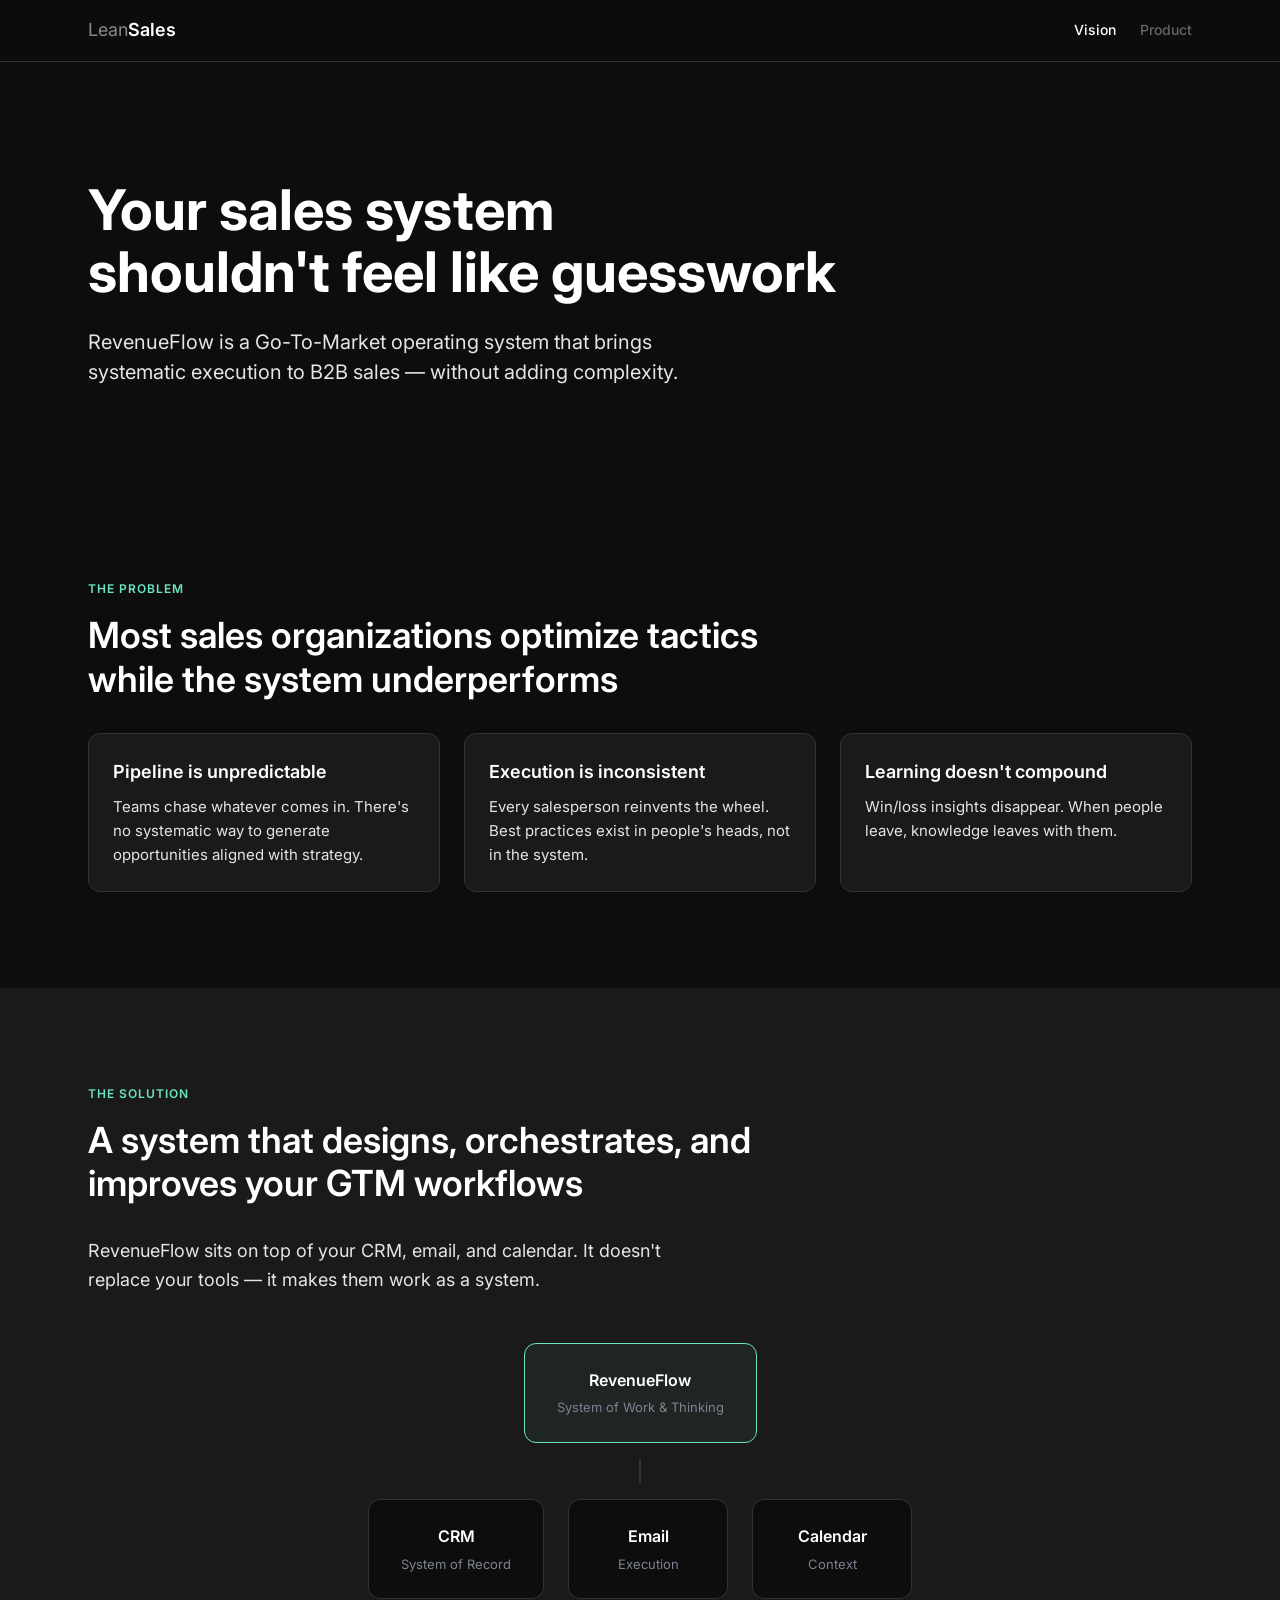
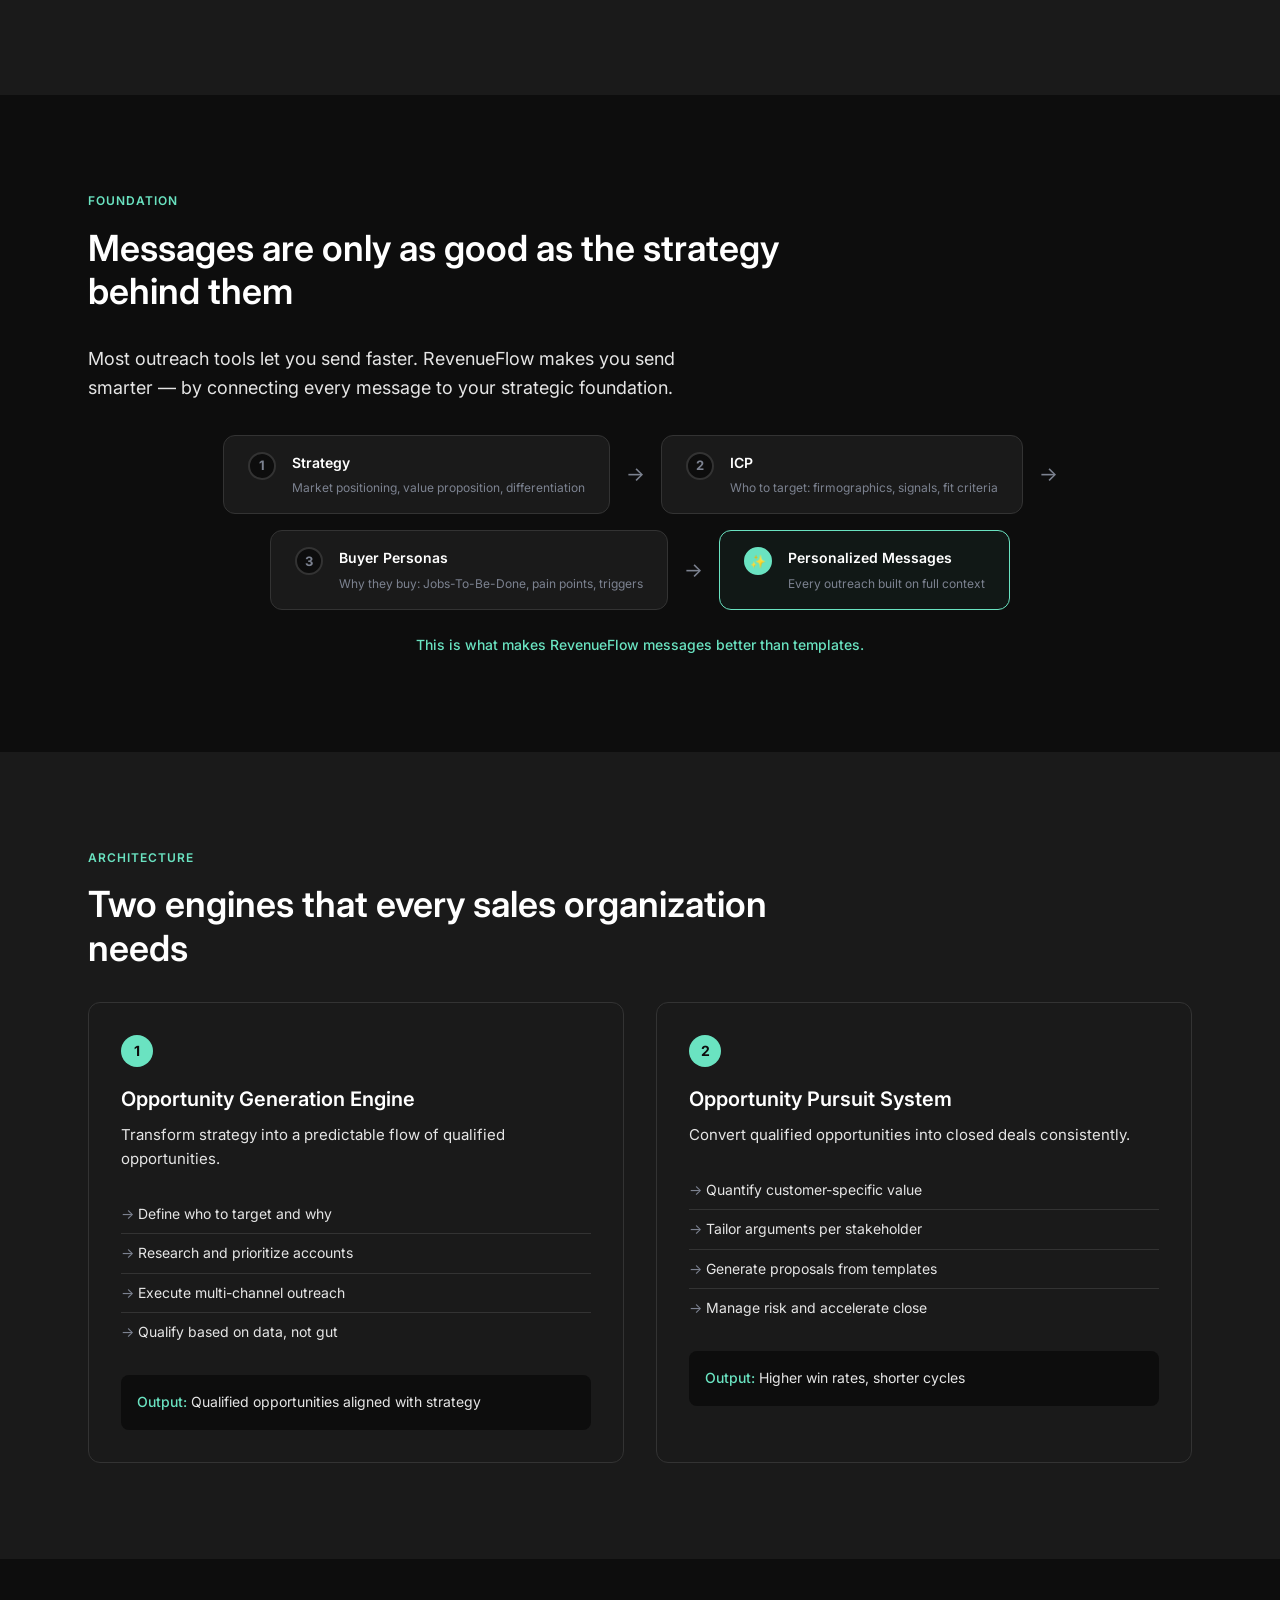
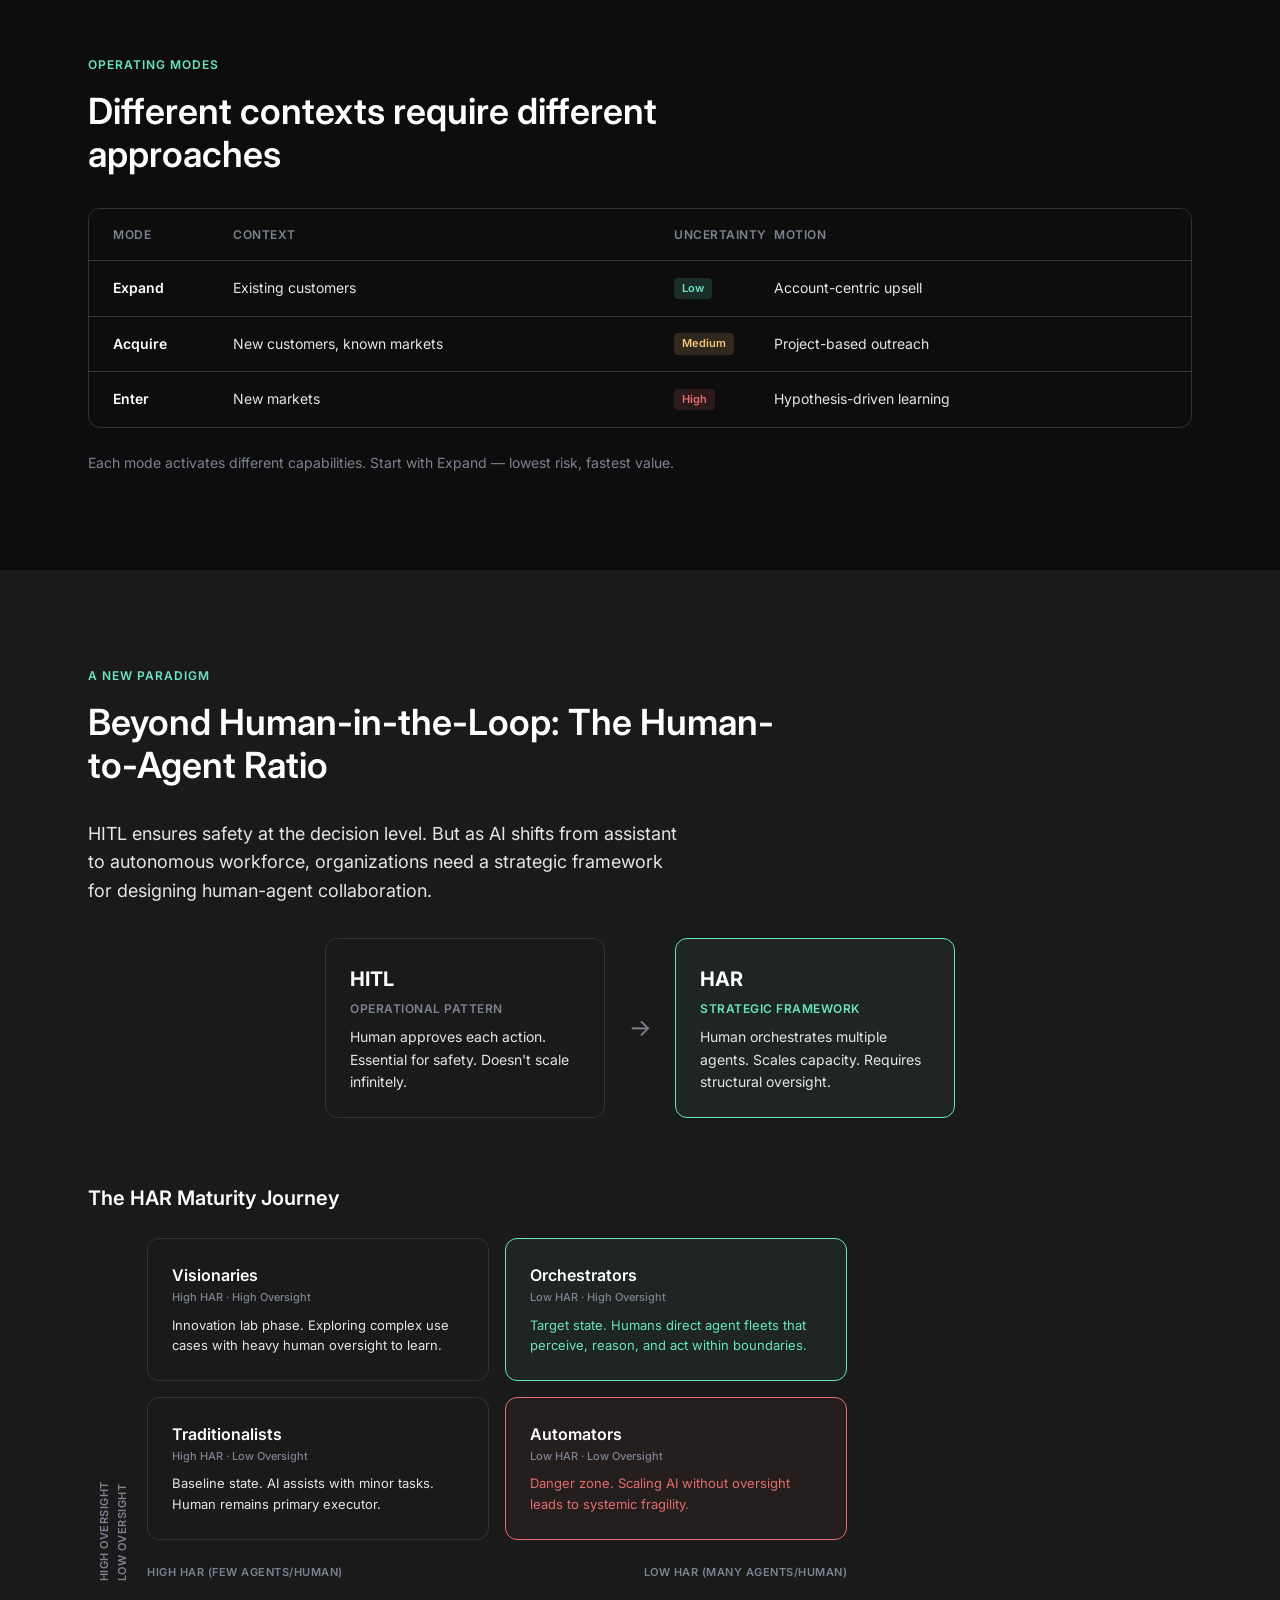
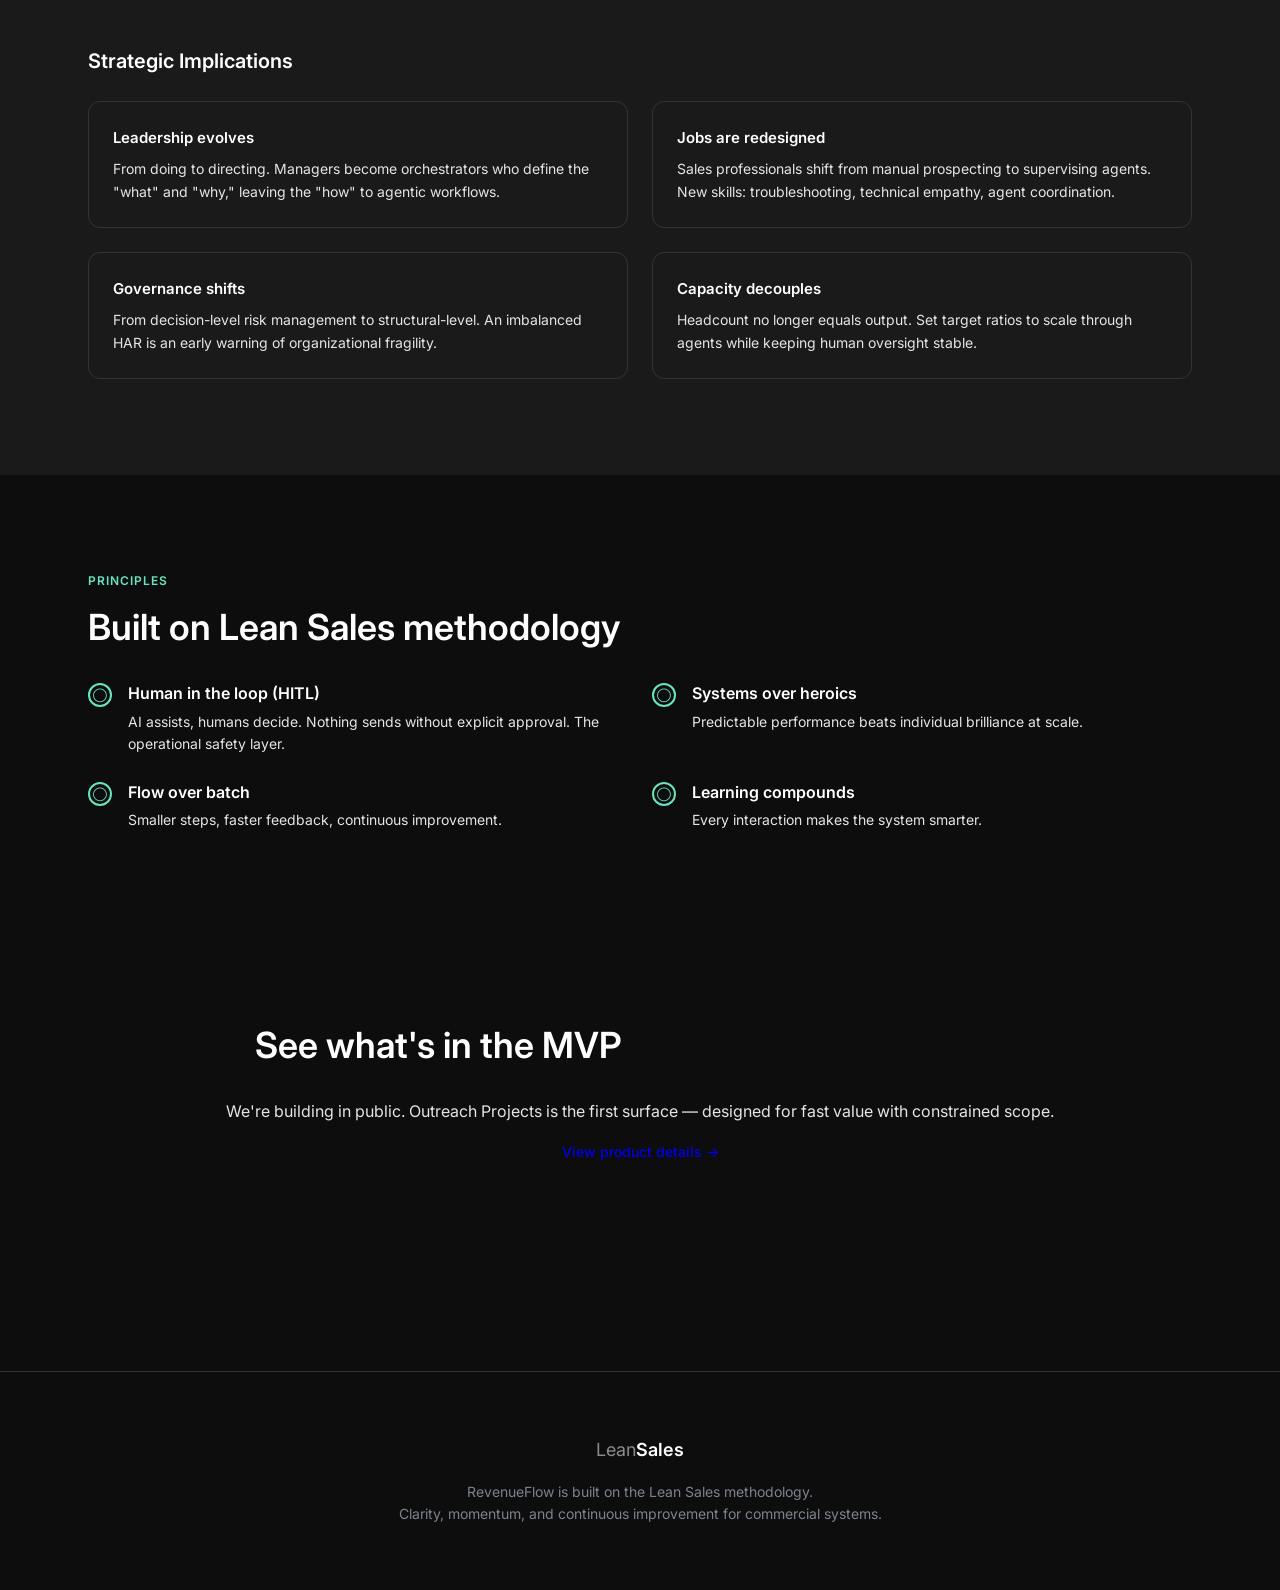
<file: agentic-sales/index.html>
<!DOCTYPE html>
<html lang="en">
<head>
  <meta charset="UTF-8">
  <meta name="viewport" content="width=device-width, initial-scale=1.0">
  <title>RevenueFlow — Go-To-Market Operating System</title>
  <link rel="preconnect" href="https://fonts.googleapis.com">
  <link rel="preconnect" href="https://fonts.gstatic.com" crossorigin>
  <link href="https://fonts.googleapis.com/css2?family=Inter:wght@400;500;600;700&display=swap" rel="stylesheet">
  <link rel="stylesheet" href="styles.css">
</head>
<body>
  <!-- Navigation -->
  <nav class="nav">
    <div class="nav-container">
      <a href="index.html" class="logo"><span class="logo-lean">Lean</span><span class="logo-sales">Sales</span></a>
      <div class="nav-links">
        <a href="index.html" class="nav-link active">Vision</a>
        <a href="mvp.html" class="nav-link">Product</a>
      </div>
    </div>
  </nav>

  <!-- Hero -->
  <section class="hero">
    <div class="container">
      <h1>Your sales system<br>shouldn't feel like guesswork</h1>
      <p class="hero-subtitle">RevenueFlow is a Go-To-Market operating system that brings systematic execution to B2B sales — without adding complexity.</p>
    </div>
  </section>

  <!-- Problem -->
  <section class="section">
    <div class="container">
      <div class="section-label">The problem</div>
      <h2>Most sales organizations optimize tactics while the system underperforms</h2>

      <div class="card-grid">
        <div class="card">
          <h3>Pipeline is unpredictable</h3>
          <p>Teams chase whatever comes in. There's no systematic way to generate opportunities aligned with strategy.</p>
        </div>
        <div class="card">
          <h3>Execution is inconsistent</h3>
          <p>Every salesperson reinvents the wheel. Best practices exist in people's heads, not in the system.</p>
        </div>
        <div class="card">
          <h3>Learning doesn't compound</h3>
          <p>Win/loss insights disappear. When people leave, knowledge leaves with them.</p>
        </div>
      </div>
    </div>
  </section>

  <!-- Solution -->
  <section class="section section-dark">
    <div class="container">
      <div class="section-label">The solution</div>
      <h2>A system that designs, orchestrates, and improves your GTM workflows</h2>

      <p class="body-large">RevenueFlow sits on top of your CRM, email, and calendar. It doesn't replace your tools — it makes them work as a system.</p>

      <div class="diagram">
        <div class="diagram-row">
          <div class="diagram-box diagram-box-highlight">
            <div class="diagram-title">RevenueFlow</div>
            <div class="diagram-desc">System of Work & Thinking</div>
          </div>
        </div>
        <div class="diagram-connector"></div>
        <div class="diagram-row diagram-row-triple">
          <div class="diagram-box">
            <div class="diagram-title">CRM</div>
            <div class="diagram-desc">System of Record</div>
          </div>
          <div class="diagram-box">
            <div class="diagram-title">Email</div>
            <div class="diagram-desc">Execution</div>
          </div>
          <div class="diagram-box">
            <div class="diagram-title">Calendar</div>
            <div class="diagram-desc">Context</div>
          </div>
        </div>
      </div>
    </div>
  </section>

  <!-- Strategy Foundation -->
  <section class="section">
    <div class="container">
      <div class="section-label">Foundation</div>
      <h2>Messages are only as good as the strategy behind them</h2>

      <p class="body-large">Most outreach tools let you send faster. RevenueFlow makes you send smarter — by connecting every message to your strategic foundation.</p>

      <div class="foundation-flow">
        <div class="foundation-item">
          <div class="foundation-level">1</div>
          <div class="foundation-content">
            <h4>Strategy</h4>
            <p>Market positioning, value proposition, differentiation</p>
          </div>
        </div>
        <div class="foundation-arrow">→</div>
        <div class="foundation-item">
          <div class="foundation-level">2</div>
          <div class="foundation-content">
            <h4>ICP</h4>
            <p>Who to target: firmographics, signals, fit criteria</p>
          </div>
        </div>
        <div class="foundation-arrow">→</div>
        <div class="foundation-item">
          <div class="foundation-level">3</div>
          <div class="foundation-content">
            <h4>Buyer Personas</h4>
            <p>Why they buy: Jobs-To-Be-Done, pain points, triggers</p>
          </div>
        </div>
        <div class="foundation-arrow">→</div>
        <div class="foundation-item foundation-item-highlight">
          <div class="foundation-level">✨</div>
          <div class="foundation-content">
            <h4>Personalized Messages</h4>
            <p>Every outreach built on full context</p>
          </div>
        </div>
      </div>

      <p class="foundation-note">This is what makes RevenueFlow messages better than templates.</p>
    </div>
  </section>

  <!-- Two Engines -->
  <section class="section section-dark">
    <div class="container">
      <div class="section-label">Architecture</div>
      <h2>Two engines that every sales organization needs</h2>

      <div class="engines">
        <div class="engine-card">
          <div class="engine-number">1</div>
          <h3>Opportunity Generation Engine</h3>
          <p>Transform strategy into a predictable flow of qualified opportunities.</p>
          <ul class="engine-list">
            <li>Define who to target and why</li>
            <li>Research and prioritize accounts</li>
            <li>Execute multi-channel outreach</li>
            <li>Qualify based on data, not gut</li>
          </ul>
          <div class="engine-output">
            <span class="output-label">Output:</span> Qualified opportunities aligned with strategy
          </div>
        </div>

        <div class="engine-card">
          <div class="engine-number">2</div>
          <h3>Opportunity Pursuit System</h3>
          <p>Convert qualified opportunities into closed deals consistently.</p>
          <ul class="engine-list">
            <li>Quantify customer-specific value</li>
            <li>Tailor arguments per stakeholder</li>
            <li>Generate proposals from templates</li>
            <li>Manage risk and accelerate close</li>
          </ul>
          <div class="engine-output">
            <span class="output-label">Output:</span> Higher win rates, shorter cycles
          </div>
        </div>
      </div>
    </div>
  </section>

  <!-- Three Modes -->
  <section class="section">
    <div class="container">
      <div class="section-label">Operating modes</div>
      <h2>Different contexts require different approaches</h2>

      <div class="modes-table">
        <div class="mode-row mode-header">
          <div class="mode-cell">Mode</div>
          <div class="mode-cell">Context</div>
          <div class="mode-cell">Uncertainty</div>
          <div class="mode-cell">Motion</div>
        </div>
        <div class="mode-row">
          <div class="mode-cell mode-name">Expand</div>
          <div class="mode-cell">Existing customers</div>
          <div class="mode-cell"><span class="tag tag-green">Low</span></div>
          <div class="mode-cell">Account-centric upsell</div>
        </div>
        <div class="mode-row">
          <div class="mode-cell mode-name">Acquire</div>
          <div class="mode-cell">New customers, known markets</div>
          <div class="mode-cell"><span class="tag tag-yellow">Medium</span></div>
          <div class="mode-cell">Project-based outreach</div>
        </div>
        <div class="mode-row">
          <div class="mode-cell mode-name">Enter</div>
          <div class="mode-cell">New markets</div>
          <div class="mode-cell"><span class="tag tag-red">High</span></div>
          <div class="mode-cell">Hypothesis-driven learning</div>
        </div>
      </div>

      <p class="modes-note">Each mode activates different capabilities. Start with Expand — lowest risk, fastest value.</p>
    </div>
  </section>

  <!-- HAR Framework -->
  <section class="section section-dark">
    <div class="container">
      <div class="section-label">A new paradigm</div>
      <h2>Beyond Human-in-the-Loop: The Human-to-Agent Ratio</h2>

      <p class="body-large">HITL ensures safety at the decision level. But as AI shifts from assistant to autonomous workforce, organizations need a strategic framework for designing human-agent collaboration.</p>

      <div class="har-intro">
        <div class="har-concept">
          <div class="har-comparison">
            <div class="har-item">
              <h4>HITL</h4>
              <p class="har-type">Operational Pattern</p>
              <p>Human approves each action. Essential for safety. Doesn't scale infinitely.</p>
            </div>
            <div class="har-vs">→</div>
            <div class="har-item har-item-new">
              <h4>HAR</h4>
              <p class="har-type">Strategic Framework</p>
              <p>Human orchestrates multiple agents. Scales capacity. Requires structural oversight.</p>
            </div>
          </div>
        </div>
      </div>

      <div class="har-quadrants">
        <h3>The HAR Maturity Journey</h3>
        <div class="quadrant-grid">
          <div class="quadrant-labels-y">
            <span>High Oversight</span>
            <span>Low Oversight</span>
          </div>
          <div class="quadrant-main">
            <div class="quadrant quadrant-tl">
              <div class="quadrant-title">Visionaries</div>
              <div class="quadrant-desc">High HAR · High Oversight</div>
              <p>Innovation lab phase. Exploring complex use cases with heavy human oversight to learn.</p>
            </div>
            <div class="quadrant quadrant-tr">
              <div class="quadrant-title">Orchestrators</div>
              <div class="quadrant-desc">Low HAR · High Oversight</div>
              <p class="quadrant-target">Target state. Humans direct agent fleets that perceive, reason, and act within boundaries.</p>
            </div>
            <div class="quadrant quadrant-bl">
              <div class="quadrant-title">Traditionalists</div>
              <div class="quadrant-desc">High HAR · Low Oversight</div>
              <p>Baseline state. AI assists with minor tasks. Human remains primary executor.</p>
            </div>
            <div class="quadrant quadrant-br">
              <div class="quadrant-title">Automators</div>
              <div class="quadrant-desc">Low HAR · Low Oversight</div>
              <p class="quadrant-danger">Danger zone. Scaling AI without oversight leads to systemic fragility.</p>
            </div>
            <div class="quadrant-labels-x">
              <span>High HAR (few agents/human)</span>
              <span>Low HAR (many agents/human)</span>
            </div>
          </div>
        </div>
      </div>

      <div class="har-implications">
        <h3>Strategic Implications</h3>
        <div class="implications-grid">
          <div class="implication">
            <h4>Leadership evolves</h4>
            <p>From doing to directing. Managers become orchestrators who define the "what" and "why," leaving the "how" to agentic workflows.</p>
          </div>
          <div class="implication">
            <h4>Jobs are redesigned</h4>
            <p>Sales professionals shift from manual prospecting to supervising agents. New skills: troubleshooting, technical empathy, agent coordination.</p>
          </div>
          <div class="implication">
            <h4>Governance shifts</h4>
            <p>From decision-level risk management to structural-level. An imbalanced HAR is an early warning of organizational fragility.</p>
          </div>
          <div class="implication">
            <h4>Capacity decouples</h4>
            <p>Headcount no longer equals output. Set target ratios to scale through agents while keeping human oversight stable.</p>
          </div>
        </div>
      </div>
    </div>
  </section>

  <!-- Principles -->
  <section class="section">
    <div class="container">
      <div class="section-label">Principles</div>
      <h2>Built on Lean Sales methodology</h2>

      <div class="principles">
        <div class="principle">
          <div class="principle-icon">◯</div>
          <div class="principle-content">
            <h4>Human in the loop (HITL)</h4>
            <p>AI assists, humans decide. Nothing sends without explicit approval. The operational safety layer.</p>
          </div>
        </div>
        <div class="principle">
          <div class="principle-icon">◯</div>
          <div class="principle-content">
            <h4>Systems over heroics</h4>
            <p>Predictable performance beats individual brilliance at scale.</p>
          </div>
        </div>
        <div class="principle">
          <div class="principle-icon">◯</div>
          <div class="principle-content">
            <h4>Flow over batch</h4>
            <p>Smaller steps, faster feedback, continuous improvement.</p>
          </div>
        </div>
        <div class="principle">
          <div class="principle-icon">◯</div>
          <div class="principle-content">
            <h4>Learning compounds</h4>
            <p>Every interaction makes the system smarter.</p>
          </div>
        </div>
      </div>
    </div>
  </section>

  <!-- CTA -->
  <section class="section section-cta">
    <div class="container">
      <h2>See what's in the MVP</h2>
      <p>We're building in public. Outreach Projects is the first surface — designed for fast value with constrained scope.</p>
      <a href="mvp.html" class="btn">View product details →</a>
    </div>
  </section>

  <!-- Footer -->
  <footer class="footer">
    <div class="container">
      <div class="footer-content">
        <div class="logo"><span class="logo-lean">Lean</span><span class="logo-sales">Sales</span></div>
        <p class="footer-note">RevenueFlow is built on the Lean Sales methodology.<br>Clarity, momentum, and continuous improvement for commercial systems.</p>
      </div>
    </div>
  </footer>
</body>
</html>
</file>
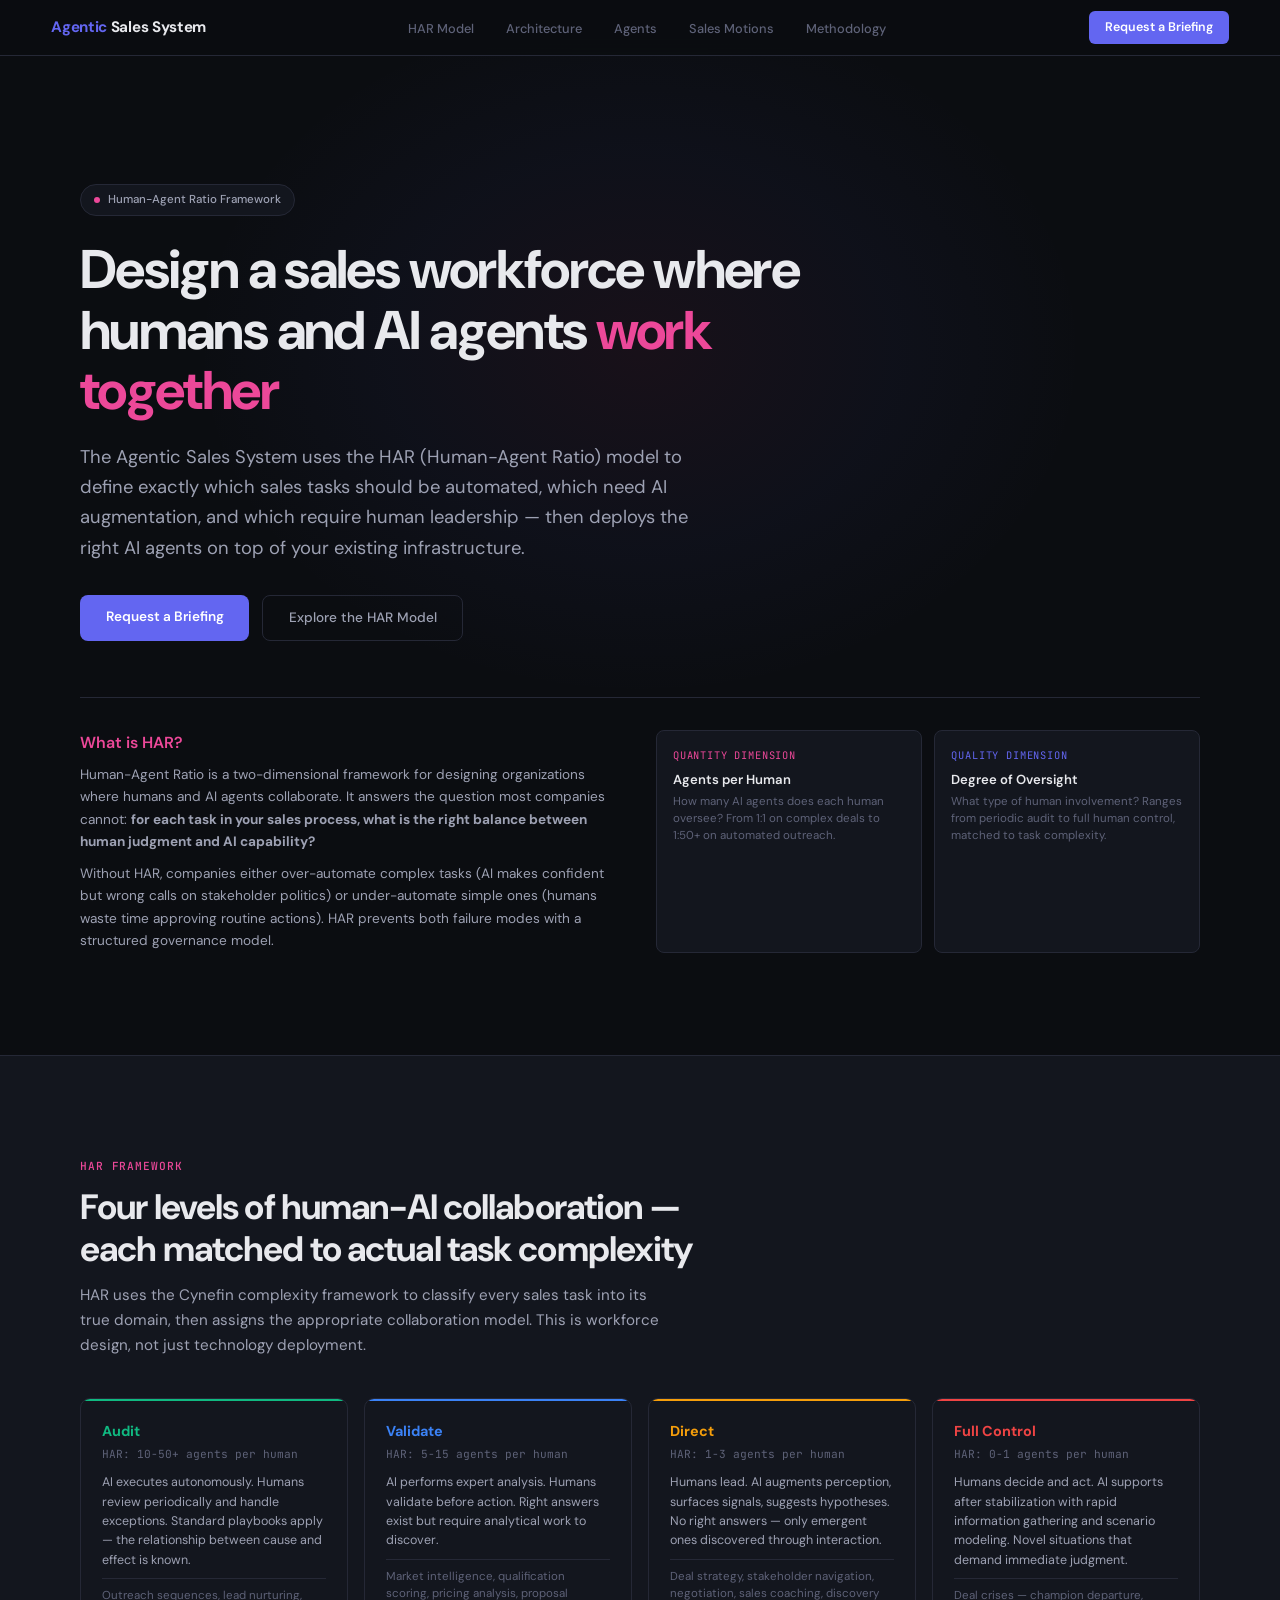
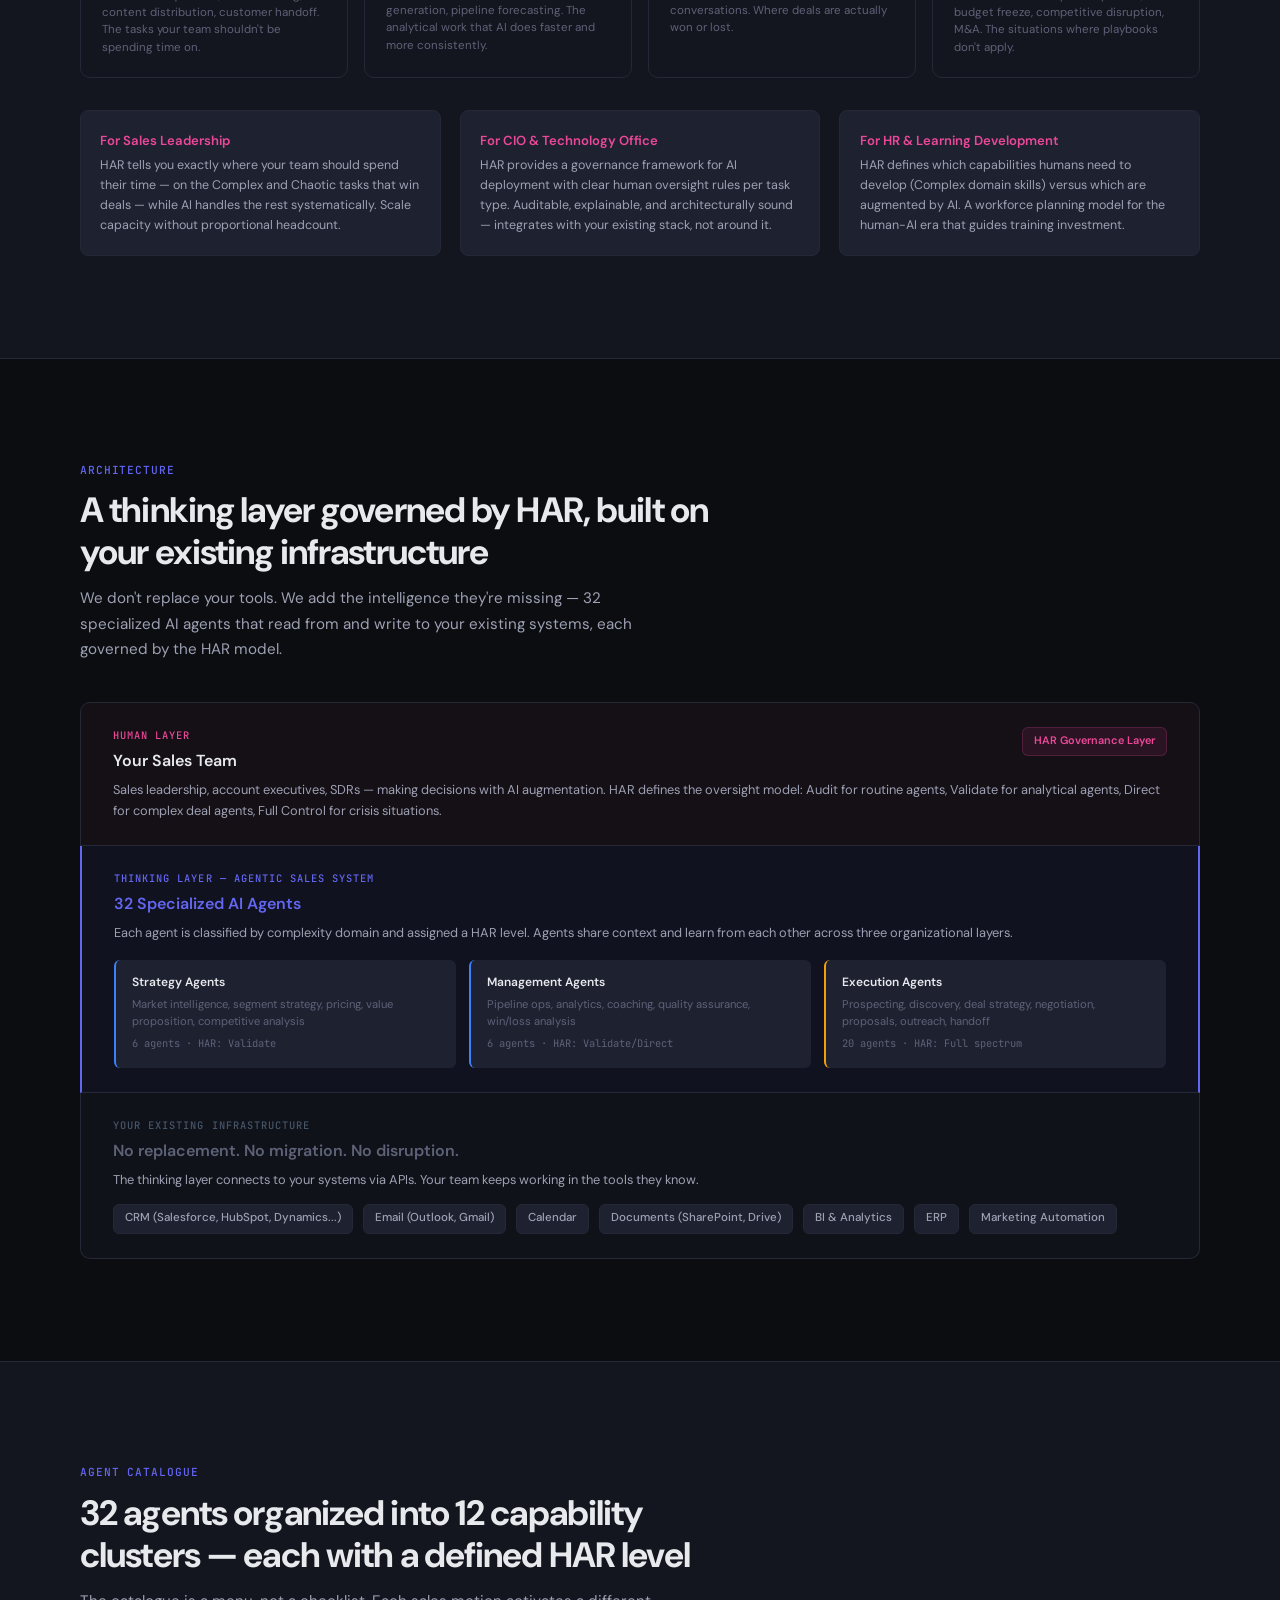
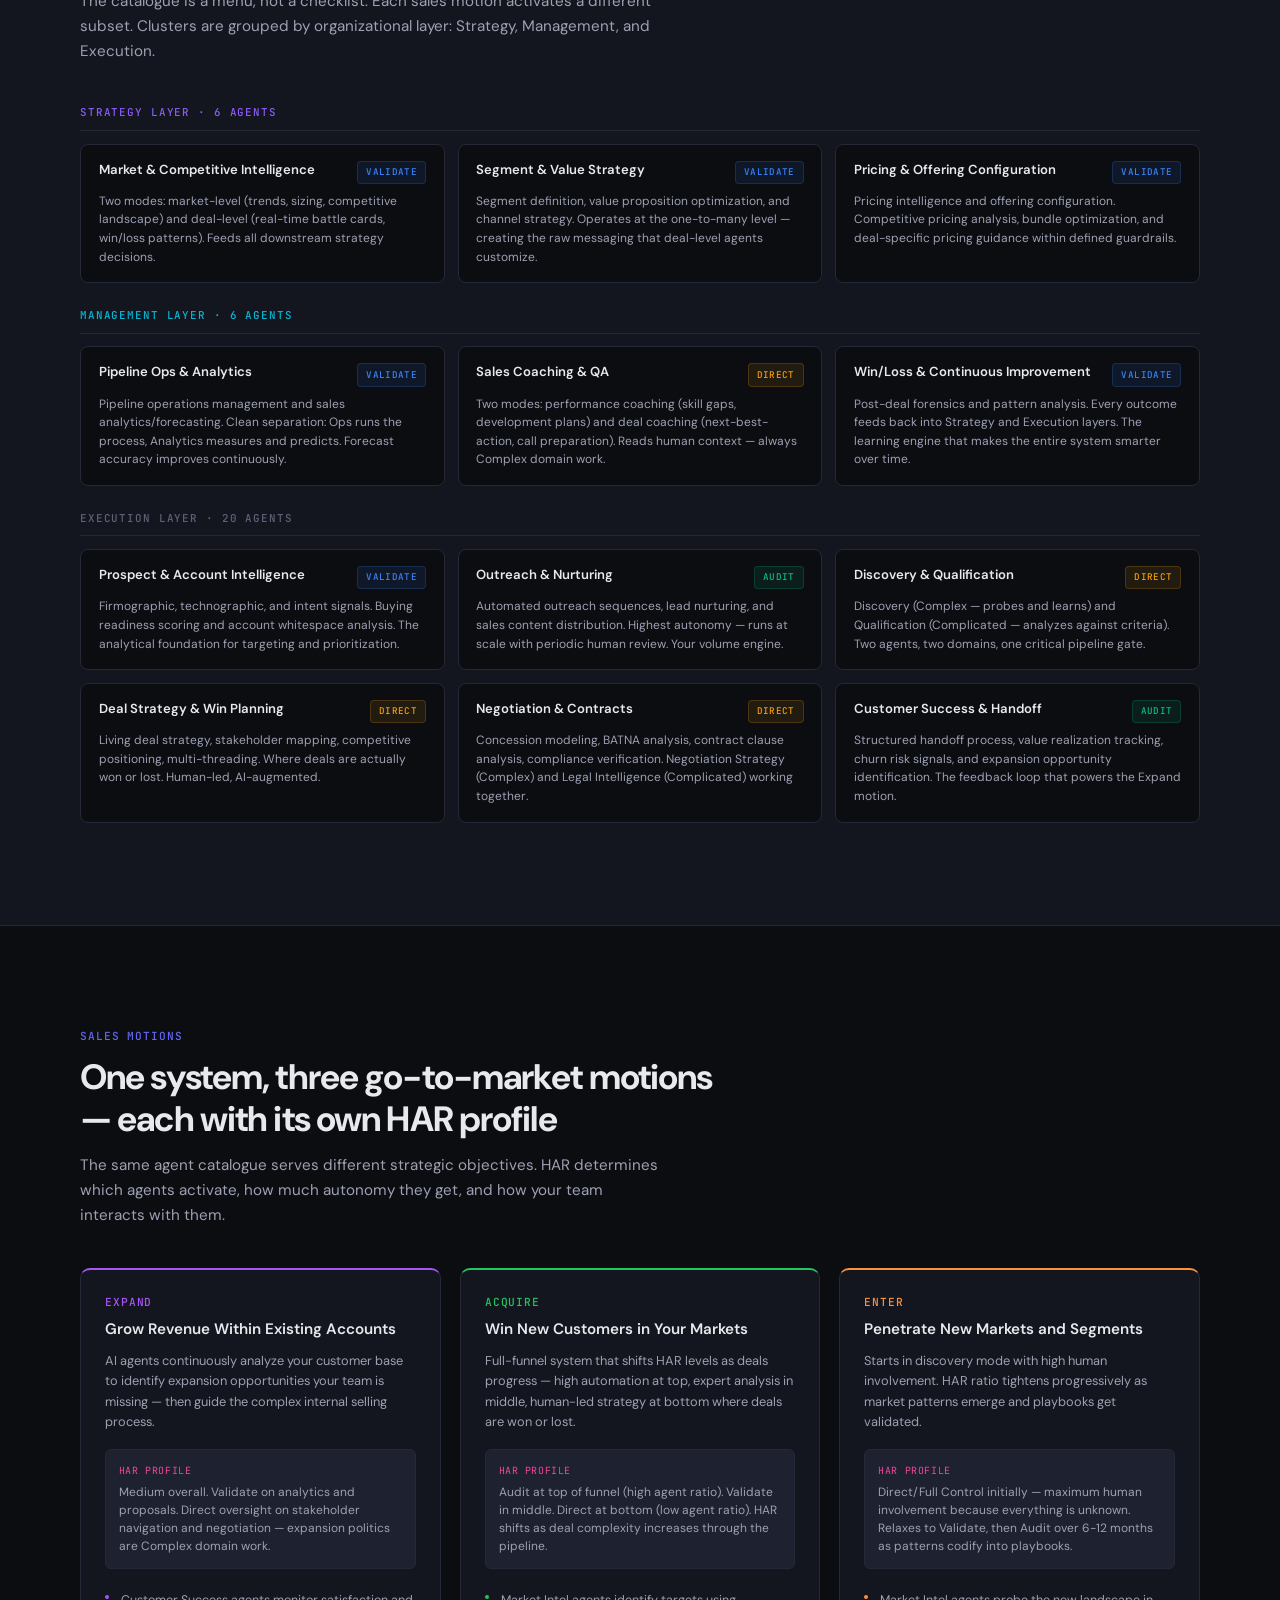
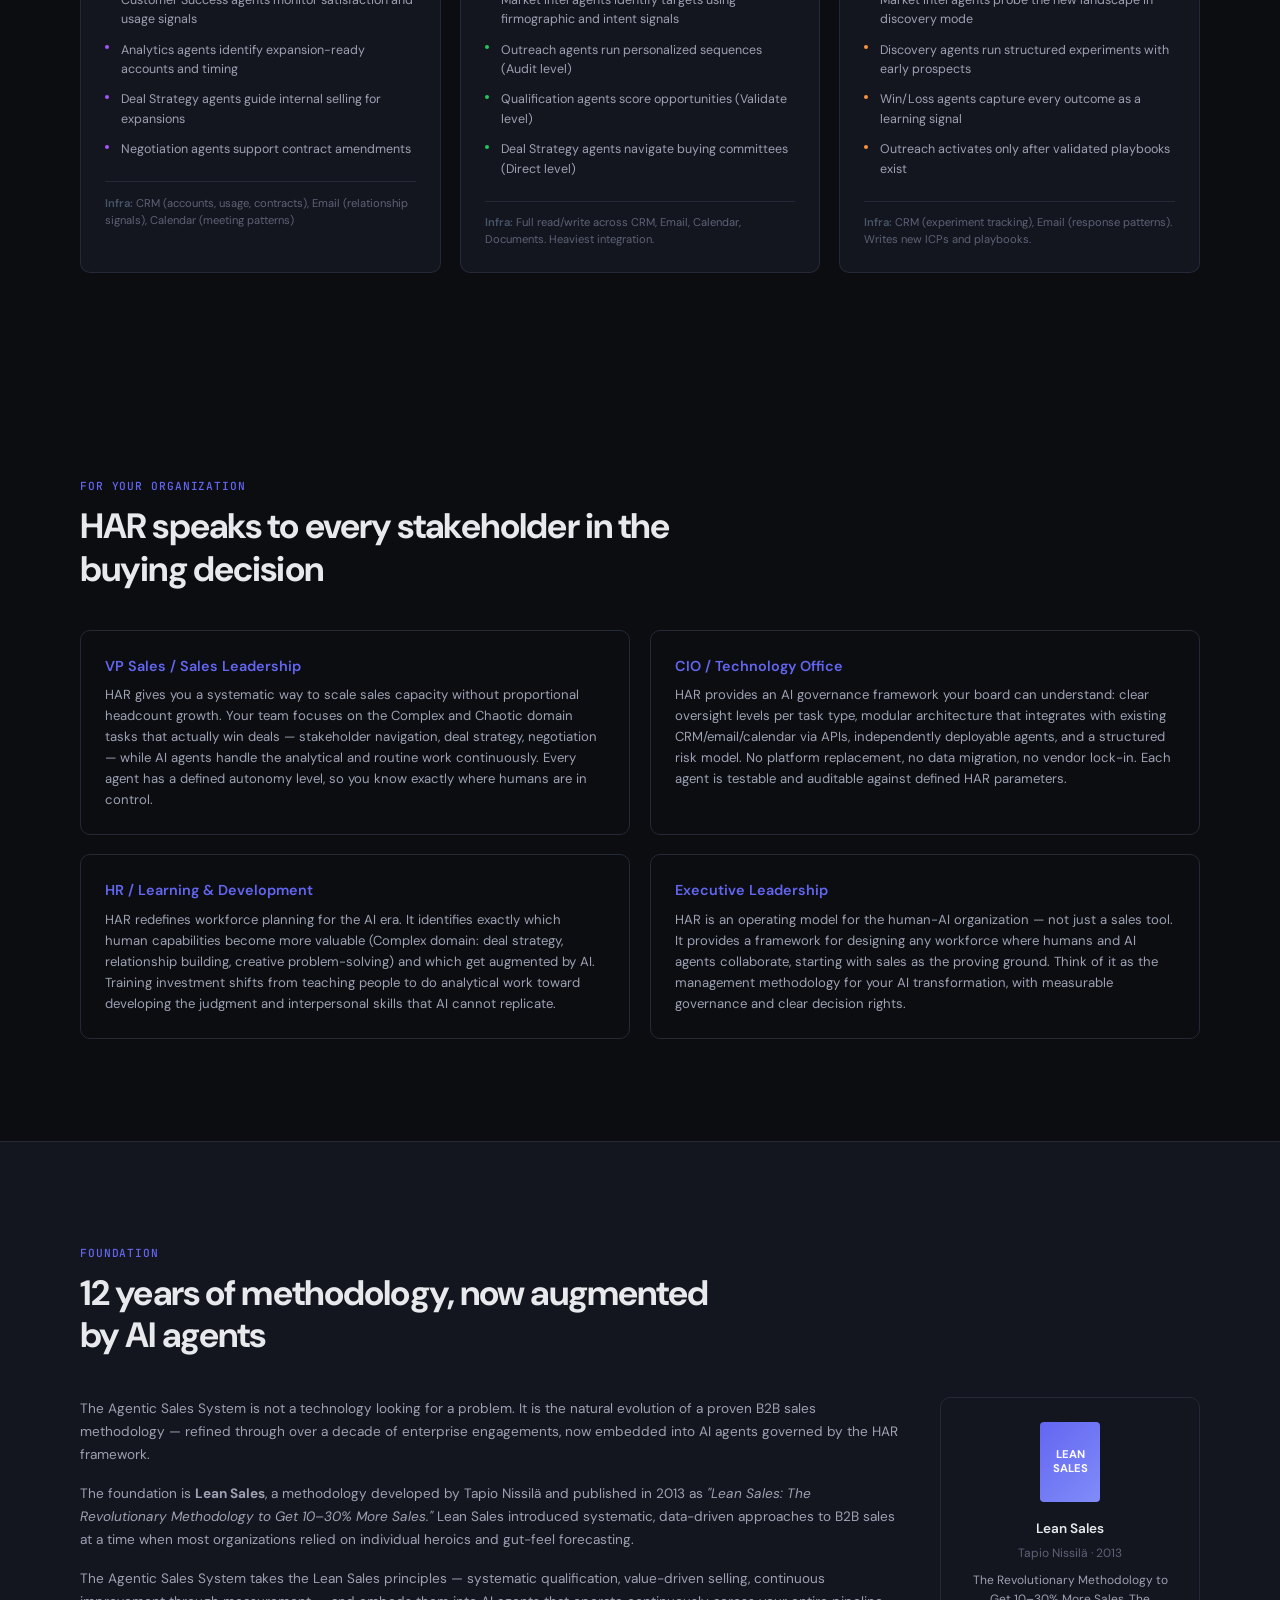
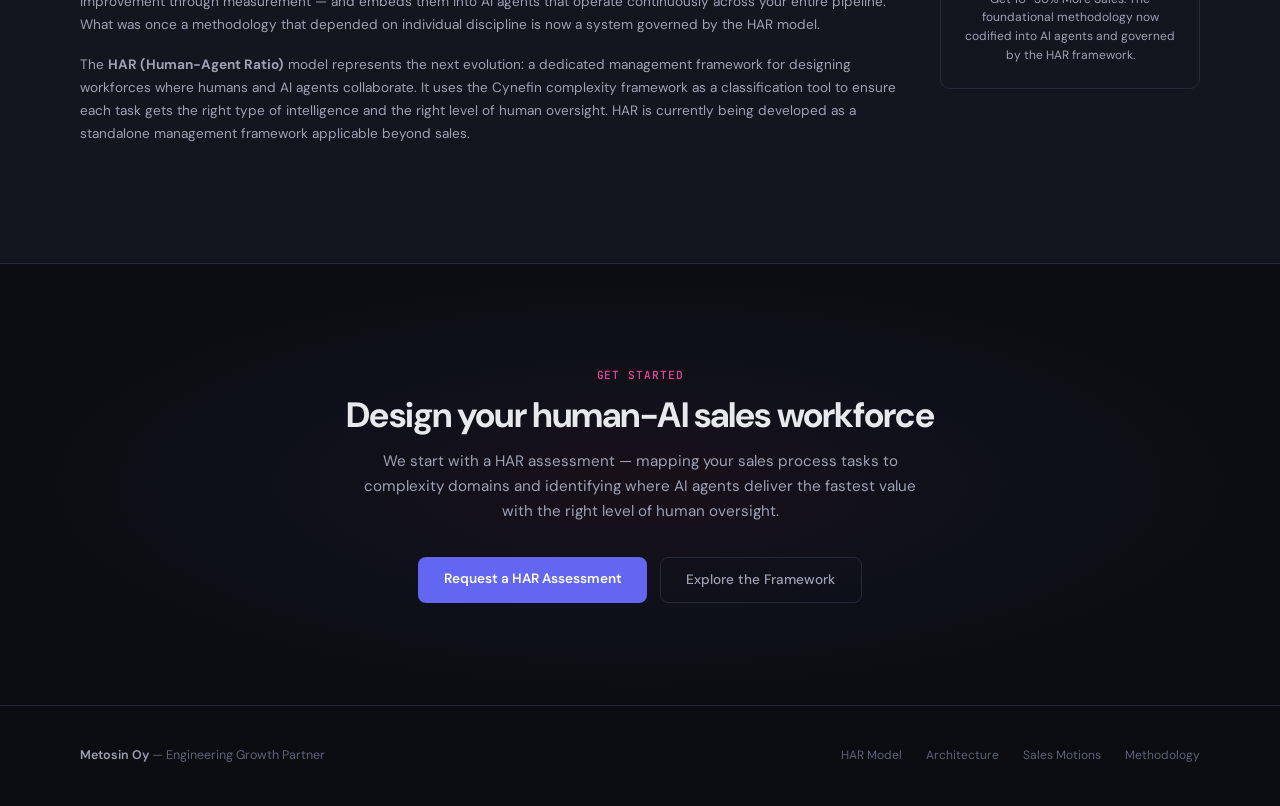
<file: agentic_sales_website_4.html>
<!DOCTYPE html>
<html lang="en">
<head>
<meta charset="UTF-8">
<meta name="viewport" content="width=device-width, initial-scale=1.0">
<title>Agentic Sales System — Metosin</title>
<link rel="preconnect" href="https://fonts.googleapis.com">
<link href="https://fonts.googleapis.com/css2?family=DM+Sans:ital,opsz,wght@0,9..40,300;0,9..40,400;0,9..40,500;0,9..40,600;0,9..40,700&family=JetBrains+Mono:wght@400;500&display=swap" rel="stylesheet">
<style>
*, *::before, *::after { margin: 0; padding: 0; box-sizing: border-box; }

:root {
  --bg: #0B0D11;
  --bg-card: #13161E;
  --bg-card-hover: #1A1D27;
  --bg-elevated: #1E2130;
  --border: #252836;
  --border-hover: #353849;

  --text: #E8E9ED;
  --text-secondary: #9DA1B3;
  --text-muted: #5E6278;

  --accent: #6366F1;
  --accent-glow: rgba(99, 102, 241, 0.15);

  --clear: #10B981;
  --complicated: #3B82F6;
  --complex: #F59E0B;
  --chaotic: #EF4444;

  --expand: #A855F7;
  --acquire: #22C55E;
  --enter: #FB923C;

  --har: #EC4899;
  --infra: #475569;

  --font: 'DM Sans', -apple-system, sans-serif;
  --mono: 'JetBrains Mono', monospace;
}

html { scroll-behavior: smooth; }
body {
  font-family: var(--font); background: var(--bg); color: var(--text);
  line-height: 1.6; -webkit-font-smoothing: antialiased; overflow-x: hidden;
}

/* NAV */
nav {
  position: fixed; top: 0; left: 0; right: 0; z-index: 100;
  background: rgba(11, 13, 17, 0.85); backdrop-filter: blur(20px);
  border-bottom: 1px solid var(--border);
  padding: 0 clamp(1.5rem, 4vw, 4rem); height: 56px;
  display: flex; align-items: center; justify-content: space-between;
}
nav .logo { font-weight: 700; font-size: 0.95rem; color: var(--text); letter-spacing: -0.02em; }
nav .logo span { color: var(--accent); }
nav ul { display: flex; gap: 2rem; list-style: none; }
nav a { color: var(--text-muted); font-size: 0.8rem; font-weight: 500; text-decoration: none; transition: color 0.2s; }
nav a:hover { color: var(--text); }
nav .cta-nav { background: var(--accent); color: white; padding: 0.4rem 1rem; border-radius: 6px; font-weight: 600; font-size: 0.78rem; }
nav .cta-nav:hover { background: #5457E5; color: white; }

/* SECTIONS */
section { padding: clamp(4rem, 8vw, 7rem) clamp(1.5rem, 4vw, 4rem); }
.container { max-width: 1120px; margin: 0 auto; }
.bg-alt { background: var(--bg-card); border-top: 1px solid var(--border); border-bottom: 1px solid var(--border); }

.section-label {
  font-family: var(--mono); font-size: 0.7rem; font-weight: 500;
  color: var(--accent); text-transform: uppercase; letter-spacing: 0.08em; margin-bottom: 0.6rem;
}
.section-label.har-label { color: var(--har); }
h2 {
  font-size: clamp(1.6rem, 3.5vw, 2.2rem); font-weight: 700;
  letter-spacing: -0.025em; line-height: 1.2; max-width: 640px;
}
.section-desc { color: var(--text-secondary); font-size: 0.95rem; max-width: 580px; margin-top: 0.8rem; line-height: 1.65; }

/* BUTTONS */
.btn-primary {
  background: var(--accent); color: white; border: none; padding: 0.7rem 1.6rem;
  border-radius: 8px; font-family: var(--font); font-size: 0.85rem; font-weight: 600;
  cursor: pointer; transition: all 0.2s; text-decoration: none; display: inline-block;
}
.btn-primary:hover { background: #5457E5; transform: translateY(-1px); }
.btn-secondary {
  background: transparent; color: var(--text-secondary); border: 1px solid var(--border);
  padding: 0.7rem 1.6rem; border-radius: 8px; font-family: var(--font); font-size: 0.85rem;
  font-weight: 500; cursor: pointer; transition: all 0.2s; text-decoration: none; display: inline-block;
}
.btn-secondary:hover { border-color: var(--border-hover); color: var(--text); }

/* ================================================================
   HERO
   ================================================================ */
.hero {
  padding-top: calc(56px + clamp(5rem, 10vw, 9rem));
  padding-bottom: clamp(4rem, 8vw, 7rem);
  position: relative;
}
.hero::before {
  content: ''; position: absolute; top: 0; left: 50%; transform: translateX(-50%);
  width: 900px; height: 700px;
  background: radial-gradient(ellipse at center, rgba(236,72,153,0.06) 0%, rgba(99,102,241,0.04) 40%, transparent 70%);
  pointer-events: none;
}
.hero .container { position: relative; z-index: 1; }
.hero-badge {
  display: inline-flex; align-items: center; gap: 0.5rem;
  background: var(--bg-card); border: 1px solid var(--border);
  padding: 0.35rem 0.8rem; border-radius: 100px;
  font-size: 0.72rem; font-weight: 500; color: var(--text-secondary); margin-bottom: 1.5rem;
}
.hero-badge .dot { width: 6px; height: 6px; border-radius: 50%; background: var(--har); }
h1 {
  font-size: clamp(2.2rem, 5vw, 3.4rem); font-weight: 700;
  letter-spacing: -0.03em; line-height: 1.12; max-width: 760px;
}
h1 .accent { color: var(--har); }
.hero-sub {
  font-size: clamp(1rem, 1.8vw, 1.15rem); color: var(--text-secondary);
  max-width: 620px; margin-top: 1.2rem; line-height: 1.65; font-weight: 400;
}
.hero-actions { display: flex; gap: 0.8rem; margin-top: 2rem; flex-wrap: wrap; }

/* HAR intro metric */
.har-intro {
  margin-top: 3.5rem; padding-top: 2rem; border-top: 1px solid var(--border);
  display: grid; grid-template-columns: 1fr 1fr; gap: 2rem;
}
.har-intro-text h3 { font-size: 1rem; font-weight: 600; margin-bottom: 0.5rem; color: var(--har); }
.har-intro-text p { font-size: 0.85rem; color: var(--text-secondary); line-height: 1.65; }

.har-dimensions {
  display: grid; grid-template-columns: 1fr 1fr; gap: 0.8rem;
}
.har-dim {
  background: var(--bg-card); border: 1px solid var(--border); border-radius: 8px; padding: 1rem;
}
.har-dim .dim-label {
  font-family: var(--mono); font-size: 0.65rem; text-transform: uppercase;
  letter-spacing: 0.08em; margin-bottom: 0.3rem;
}
.har-dim.quantity .dim-label { color: var(--har); }
.har-dim.quality .dim-label { color: var(--accent); }
.har-dim .dim-title { font-size: 0.82rem; font-weight: 600; margin-bottom: 0.2rem; }
.har-dim .dim-desc { font-size: 0.72rem; color: var(--text-muted); line-height: 1.5; }

/* ================================================================
   HAR FRAMEWORK SECTION
   ================================================================ */
.har-spectrum {
  display: grid; grid-template-columns: repeat(4, 1fr); gap: 1rem; margin-top: 2.5rem;
}
.har-level {
  background: var(--bg-card); border: 1px solid var(--border); border-radius: 10px;
  padding: 1.3rem; position: relative; overflow: hidden;
}
.har-level::before {
  content: ''; position: absolute; top: 0; left: 0; right: 0; height: 2px;
}
.har-level.audit::before { background: var(--clear); }
.har-level.validate::before { background: var(--complicated); }
.har-level.direct::before { background: var(--complex); }
.har-level.control::before { background: var(--chaotic); }

.har-level .level-name { font-weight: 700; font-size: 0.9rem; margin-bottom: 0.15rem; }
.har-level.audit .level-name { color: var(--clear); }
.har-level.validate .level-name { color: var(--complicated); }
.har-level.direct .level-name { color: var(--complex); }
.har-level.control .level-name { color: var(--chaotic); }

.har-level .ratio {
  font-family: var(--mono); font-size: 0.7rem; color: var(--text-muted); margin-bottom: 0.6rem;
}
.har-level .level-desc { font-size: 0.78rem; color: var(--text-secondary); line-height: 1.55; margin-bottom: 0.5rem; }
.har-level .level-examples {
  font-size: 0.72rem; color: var(--text-muted); padding-top: 0.5rem;
  border-top: 1px solid var(--border); line-height: 1.5;
}

.har-why {
  margin-top: 2rem; display: grid; grid-template-columns: 1fr 1fr 1fr; gap: 1.2rem;
}
.har-why-item {
  padding: 1.2rem; background: var(--bg-elevated); border-radius: 8px; border: 1px solid var(--border);
}
.har-why-item h4 { font-size: 0.82rem; font-weight: 600; margin-bottom: 0.3rem; color: var(--har); }
.har-why-item p { font-size: 0.78rem; color: var(--text-secondary); line-height: 1.6; }

/* ================================================================
   ARCHITECTURE
   ================================================================ */
.arch-stack { margin-top: 2.5rem; display: flex; flex-direction: column; }
.arch-layer { border: 1px solid var(--border); padding: 1.5rem 2rem; position: relative; }
.arch-layer:first-child { border-radius: 10px 10px 0 0; }
.arch-layer:last-child { border-radius: 0 0 10px 10px; }
.arch-layer + .arch-layer { border-top: none; }
.arch-layer-label {
  font-family: var(--mono); font-size: 0.65rem; font-weight: 500;
  text-transform: uppercase; letter-spacing: 0.1em; margin-bottom: 0.3rem;
}
.arch-layer-title { font-size: 1rem; font-weight: 600; margin-bottom: 0.4rem; }
.arch-layer-desc { font-size: 0.8rem; color: var(--text-secondary); line-height: 1.6; }

.layer-human { background: rgba(236, 72, 153, 0.04); }
.layer-human .arch-layer-label { color: var(--har); }
.layer-thinking { background: rgba(99, 102, 241, 0.06); border-left: 2px solid var(--accent) !important; border-right: 2px solid var(--accent) !important; }
.layer-thinking .arch-layer-label { color: var(--accent); }
.layer-thinking .arch-layer-title { color: var(--accent); }
.layer-infra { background: rgba(71, 85, 105, 0.08); }
.layer-infra .arch-layer-label { color: var(--infra); }
.layer-infra .arch-layer-title { color: var(--text-muted); }

.har-badge-arch {
  position: absolute; right: 2rem; top: 1.5rem;
  background: rgba(236, 72, 153, 0.1); border: 1px solid rgba(236, 72, 153, 0.2);
  padding: 0.3rem 0.7rem; border-radius: 6px;
  font-size: 0.68rem; font-weight: 600; color: var(--har);
}

.agent-sublayers { display: grid; grid-template-columns: repeat(3, 1fr); gap: 0.8rem; margin-top: 1rem; }
.agent-sub { background: var(--bg-elevated); border-radius: 6px; padding: 0.8rem 1rem; border-left: 2px solid var(--complicated); }
.agent-sub.complex-border { border-left-color: var(--complex); }
.agent-sub h4 { font-size: 0.75rem; font-weight: 600; margin-bottom: 0.25rem; }
.agent-sub p { font-size: 0.7rem; color: var(--text-muted); line-height: 1.5; }
.agent-sub .count { font-family: var(--mono); font-size: 0.65rem; color: var(--text-muted); }

.infra-tools { display: flex; gap: 0.6rem; margin-top: 0.8rem; flex-wrap: wrap; }
.infra-chip {
  background: var(--bg-elevated); border: 1px solid var(--border);
  padding: 0.3rem 0.7rem; border-radius: 6px; font-size: 0.72rem;
  color: var(--text-secondary); font-weight: 500;
}

/* ================================================================
   AGENT CATALOGUE
   ================================================================ */
.catalogue-grid { margin-top: 2.5rem; display: flex; flex-direction: column; gap: 1.5rem; }
.catalogue-layer { }
.layer-tag {
  font-family: var(--mono); font-size: 0.68rem; font-weight: 500;
  text-transform: uppercase; letter-spacing: 0.08em; margin-bottom: 0.8rem;
  padding-bottom: 0.5rem; border-bottom: 1px solid var(--border);
}
.strategy-tag { color: #8B5CF6; }
.management-tag { color: #06B6D4; }
.execution-tag { color: var(--text-muted); }

.cluster-row {
  display: grid; grid-template-columns: repeat(3, 1fr); gap: 0.8rem;
}
.cluster-card {
  background: var(--bg); border: 1px solid var(--border); border-radius: 8px;
  padding: 1rem 1.1rem; transition: border-color 0.2s;
}
.cluster-card:hover { border-color: var(--border-hover); }
.cluster-header {
  display: flex; justify-content: space-between; align-items: flex-start;
  gap: 0.5rem; margin-bottom: 0.5rem;
}
.cluster-card h4 { font-size: 0.82rem; font-weight: 600; line-height: 1.3; }
.cluster-card p { font-size: 0.75rem; color: var(--text-secondary); line-height: 1.55; }

.har-chip {
  font-family: var(--mono); font-size: 0.58rem; font-weight: 500;
  text-transform: uppercase; letter-spacing: 0.04em;
  padding: 0.2rem 0.5rem; border-radius: 4px; white-space: nowrap; flex-shrink: 0;
}
.audit-chip { background: rgba(16,185,129,0.1); color: var(--clear); border: 1px solid rgba(16,185,129,0.2); }
.validate-chip { background: rgba(59,130,246,0.1); color: var(--complicated); border: 1px solid rgba(59,130,246,0.2); }
.direct-chip { background: rgba(245,158,11,0.1); color: var(--complex); border: 1px solid rgba(245,158,11,0.2); }
.control-chip { background: rgba(239,68,68,0.1); color: var(--chaotic); border: 1px solid rgba(239,68,68,0.2); }

/* ================================================================
   MOTIONS
   ================================================================ */
.motions-grid { display: grid; grid-template-columns: repeat(3, 1fr); gap: 1.2rem; margin-top: 2.5rem; }
.motion-card {
  background: var(--bg-card); border: 1px solid var(--border); border-radius: 10px;
  padding: 1.5rem; border-top: 2px solid transparent; transition: border-color 0.2s;
}
.motion-card:hover { border-color: var(--border-hover); }
.motion-card.expand { border-top-color: var(--expand); }
.motion-card.acquire { border-top-color: var(--acquire); }
.motion-card.enter { border-top-color: var(--enter); }

.motion-name {
  font-family: var(--mono); font-size: 0.7rem; font-weight: 500;
  text-transform: uppercase; letter-spacing: 0.08em; margin-bottom: 0.3rem;
}
.motion-card.expand .motion-name { color: var(--expand); }
.motion-card.acquire .motion-name { color: var(--acquire); }
.motion-card.enter .motion-name { color: var(--enter); }
.motion-card h3 { font-size: 0.95rem; font-weight: 600; margin-bottom: 0.6rem; }
.motion-card .desc { font-size: 0.8rem; color: var(--text-secondary); line-height: 1.6; margin-bottom: 1rem; }

.motion-har {
  background: var(--bg-elevated); border-radius: 6px; padding: 0.8rem; margin-bottom: 1rem;
  border: 1px solid var(--border);
}
.motion-har .har-tag {
  font-family: var(--mono); font-size: 0.62rem; text-transform: uppercase;
  letter-spacing: 0.06em; color: var(--har); margin-bottom: 0.3rem;
}
.motion-har p { font-size: 0.75rem; color: var(--text-secondary); line-height: 1.5; }

.motion-steps { list-style: none; }
.motion-steps li {
  font-size: 0.78rem; color: var(--text-secondary); line-height: 1.55;
  padding: 0.35rem 0 0.35rem 1rem; position: relative;
}
.motion-steps li::before {
  content: ''; position: absolute; left: 0; top: 0.65rem;
  width: 4px; height: 4px; border-radius: 50%;
}
.motion-card.expand .motion-steps li::before { background: var(--expand); }
.motion-card.acquire .motion-steps li::before { background: var(--acquire); }
.motion-card.enter .motion-steps li::before { background: var(--enter); }

.motion-infra {
  margin-top: 1rem; padding-top: 0.8rem; border-top: 1px solid var(--border);
  font-size: 0.7rem; color: var(--text-muted); line-height: 1.5;
}
.motion-infra strong { color: var(--infra); font-weight: 600; }

/* ================================================================
   PERSONAS
   ================================================================ */
.persona-grid { display: grid; grid-template-columns: repeat(2, 1fr); gap: 1.2rem; margin-top: 2.5rem; }
.persona-item { padding: 1.5rem; background: var(--bg); border: 1px solid var(--border); border-radius: 10px; }
.persona-item h3 { font-size: 0.9rem; font-weight: 600; margin-bottom: 0.4rem; color: var(--accent); }
.persona-item p { font-size: 0.82rem; color: var(--text-secondary); line-height: 1.6; }

/* ================================================================
   METHODOLOGY
   ================================================================ */
.method-flex { display: flex; gap: 2.5rem; margin-top: 2.5rem; align-items: flex-start; }
.method-content { flex: 1; }
.method-content p { font-size: 0.85rem; color: var(--text-secondary); line-height: 1.7; margin-bottom: 1rem; }
.method-book {
  flex: 0 0 260px; background: var(--bg-card); border: 1px solid var(--border);
  border-radius: 10px; padding: 1.5rem; text-align: center;
}
.method-book .book-icon {
  width: 60px; height: 80px; background: linear-gradient(135deg, var(--accent), #818CF8);
  border-radius: 4px; margin: 0 auto 1rem; display: flex; align-items: center;
  justify-content: center; font-weight: 700; font-size: 0.7rem; color: white;
  line-height: 1.2; padding: 0.5rem;
}
.method-book h3 { font-size: 0.85rem; font-weight: 600; margin-bottom: 0.3rem; }
.method-book .author { font-size: 0.75rem; color: var(--text-muted); margin-bottom: 0.5rem; }
.method-book p { font-size: 0.75rem; color: var(--text-secondary); line-height: 1.55; }

/* CTA */
.cta-section {
  text-align: center;
  background: radial-gradient(ellipse at center, rgba(236,72,153,0.06) 0%, rgba(99,102,241,0.04) 40%, transparent 70%);
}
.cta-section h2 { margin: 0 auto; }
.cta-section .section-desc { margin: 0.8rem auto 0; }
.cta-actions { display: flex; gap: 0.8rem; justify-content: center; margin-top: 2rem; }

/* FOOTER */
footer {
  padding: 2.5rem clamp(1.5rem, 4vw, 4rem); border-top: 1px solid var(--border);
}
.footer-inner {
  max-width: 1120px; margin: 0 auto; display: flex;
  justify-content: space-between; align-items: center; flex-wrap: wrap; gap: 1rem;
}
footer .company { font-size: 0.78rem; color: var(--text-muted); }
footer .company strong { color: var(--text-secondary); font-weight: 600; }
footer .links { display: flex; gap: 1.5rem; }
footer .links a { font-size: 0.75rem; color: var(--text-muted); text-decoration: none; }
footer .links a:hover { color: var(--text-secondary); }

/* RESPONSIVE */
@media (max-width: 900px) {
  .motions-grid, .har-spectrum { grid-template-columns: 1fr; }
  .har-why, .persona-grid { grid-template-columns: 1fr; }
  .agent-sublayers { grid-template-columns: 1fr; }
  .method-flex { flex-direction: column; }
  .method-book { flex: none; }
  .har-intro { grid-template-columns: 1fr; }
  .har-dimensions { grid-template-columns: 1fr 1fr; }
  .cluster-row { grid-template-columns: 1fr; }
  nav ul { display: none; }
}
@media (max-width: 600px) {
  .har-dimensions { grid-template-columns: 1fr; }
}
</style>
</head>
<body>

<nav>
  <div class="logo"><span>Agentic</span> Sales System</div>
  <ul>
    <li><a href="#har">HAR Model</a></li>
    <li><a href="#architecture">Architecture</a></li>
    <li><a href="#agents">Agents</a></li>
    <li><a href="#motions">Sales Motions</a></li>
    <li><a href="#methodology">Methodology</a></li>
  </ul>
  <a href="#contact" class="cta-nav">Request a Briefing</a>
</nav>

<!-- ================================================================
     HERO
     ================================================================ -->
<section class="hero">
  <div class="container">
    <div class="hero-badge"><span class="dot"></span> Human-Agent Ratio Framework</div>
    <h1>Design a sales workforce where humans and AI agents <span class="accent">work together</span></h1>
    <p class="hero-sub">
      The Agentic Sales System uses the HAR (Human-Agent Ratio) model to define exactly which sales
      tasks should be automated, which need AI augmentation, and which require human leadership —
      then deploys the right AI agents on top of your existing infrastructure.
    </p>
    <div class="hero-actions">
      <a href="#contact" class="btn-primary">Request a Briefing</a>
      <a href="#har" class="btn-secondary">Explore the HAR Model</a>
    </div>

    <div class="har-intro">
      <div class="har-intro-text">
        <h3>What is HAR?</h3>
        <p>
          Human-Agent Ratio is a two-dimensional framework for designing organizations where
          humans and AI agents collaborate. It answers the question most companies cannot:
          <strong>for each task in your sales process, what is the right balance between
          human judgment and AI capability?</strong>
        </p>
        <p style="margin-top: 0.6rem;">
          Without HAR, companies either over-automate complex tasks (AI makes confident but wrong calls
          on stakeholder politics) or under-automate simple ones (humans waste time approving routine actions).
          HAR prevents both failure modes with a structured governance model.
        </p>
      </div>
      <div class="har-dimensions">
        <div class="har-dim quantity">
          <div class="dim-label">Quantity Dimension</div>
          <div class="dim-title">Agents per Human</div>
          <div class="dim-desc">How many AI agents does each human oversee? From 1:1 on complex deals to 1:50+ on automated outreach.</div>
        </div>
        <div class="har-dim quality">
          <div class="dim-label">Quality Dimension</div>
          <div class="dim-title">Degree of Oversight</div>
          <div class="dim-desc">What type of human involvement? Ranges from periodic audit to full human control, matched to task complexity.</div>
        </div>
      </div>
    </div>
  </div>
</section>

<!-- ================================================================
     HAR FRAMEWORK
     ================================================================ -->
<section id="har" class="bg-alt">
  <div class="container">
    <div class="section-label har-label">HAR Framework</div>
    <h2>Four levels of human-AI collaboration — each matched to actual task complexity</h2>
    <p class="section-desc">
      HAR uses the Cynefin complexity framework to classify every sales task into its true domain,
      then assigns the appropriate collaboration model. This is workforce design, not just technology deployment.
    </p>

    <div class="har-spectrum">
      <div class="har-level audit">
        <div class="level-name">Audit</div>
        <div class="ratio">HAR: 10-50+ agents per human</div>
        <div class="level-desc">
          AI executes autonomously. Humans review periodically and handle exceptions.
          Standard playbooks apply — the relationship between cause and effect is known.
        </div>
        <div class="level-examples">
          Outreach sequences, lead nurturing, content distribution, customer handoff. The tasks your team
          shouldn't be spending time on.
        </div>
      </div>

      <div class="har-level validate">
        <div class="level-name">Validate</div>
        <div class="ratio">HAR: 5-15 agents per human</div>
        <div class="level-desc">
          AI performs expert analysis. Humans validate before action.
          Right answers exist but require analytical work to discover.
        </div>
        <div class="level-examples">
          Market intelligence, qualification scoring, pricing analysis, proposal generation, pipeline
          forecasting. The analytical work that AI does faster and more consistently.
        </div>
      </div>

      <div class="har-level direct">
        <div class="level-name">Direct</div>
        <div class="ratio">HAR: 1-3 agents per human</div>
        <div class="level-desc">
          Humans lead. AI augments perception, surfaces signals, suggests hypotheses.
          No right answers — only emergent ones discovered through interaction.
        </div>
        <div class="level-examples">
          Deal strategy, stakeholder navigation, negotiation, sales coaching, discovery conversations.
          Where deals are actually won or lost.
        </div>
      </div>

      <div class="har-level control">
        <div class="level-name">Full Control</div>
        <div class="ratio">HAR: 0-1 agents per human</div>
        <div class="level-desc">
          Humans decide and act. AI supports after stabilization with rapid information gathering
          and scenario modeling. Novel situations that demand immediate judgment.
        </div>
        <div class="level-examples">
          Deal crises — champion departure, budget freeze, competitive disruption, M&A.
          The situations where playbooks don't apply.
        </div>
      </div>
    </div>

    <div class="har-why">
      <div class="har-why-item">
        <h4>For Sales Leadership</h4>
        <p>HAR tells you exactly where your team should spend their time — on the Complex and Chaotic tasks that win deals — while AI handles the rest systematically. Scale capacity without proportional headcount.</p>
      </div>
      <div class="har-why-item">
        <h4>For CIO & Technology Office</h4>
        <p>HAR provides a governance framework for AI deployment with clear human oversight rules per task type. Auditable, explainable, and architecturally sound — integrates with your existing stack, not around it.</p>
      </div>
      <div class="har-why-item">
        <h4>For HR & Learning Development</h4>
        <p>HAR defines which capabilities humans need to develop (Complex domain skills) versus which are augmented by AI. A workforce planning model for the human-AI era that guides training investment.</p>
      </div>
    </div>
  </div>
</section>

<!-- ================================================================
     ARCHITECTURE
     ================================================================ -->
<section id="architecture">
  <div class="container">
    <div class="section-label">Architecture</div>
    <h2>A thinking layer governed by HAR, built on your existing infrastructure</h2>
    <p class="section-desc">
      We don't replace your tools. We add the intelligence they're missing — 32 specialized AI agents
      that read from and write to your existing systems, each governed by the HAR model.
    </p>

    <div class="arch-stack">
      <div class="arch-layer layer-human">
        <span class="har-badge-arch">HAR Governance Layer</span>
        <div class="arch-layer-label">Human Layer</div>
        <div class="arch-layer-title">Your Sales Team</div>
        <div class="arch-layer-desc">
          Sales leadership, account executives, SDRs — making decisions with AI augmentation.
          HAR defines the oversight model: Audit for routine agents, Validate for analytical agents,
          Direct for complex deal agents, Full Control for crisis situations.
        </div>
      </div>
      <div class="arch-layer layer-thinking">
        <div class="arch-layer-label">Thinking Layer — Agentic Sales System</div>
        <div class="arch-layer-title">32 Specialized AI Agents</div>
        <div class="arch-layer-desc">
          Each agent is classified by complexity domain and assigned a HAR level.
          Agents share context and learn from each other across three organizational layers.
        </div>
        <div class="agent-sublayers">
          <div class="agent-sub">
            <h4>Strategy Agents</h4>
            <p>Market intelligence, segment strategy, pricing, value proposition, competitive analysis</p>
            <span class="count">6 agents · HAR: Validate</span>
          </div>
          <div class="agent-sub">
            <h4>Management Agents</h4>
            <p>Pipeline ops, analytics, coaching, quality assurance, win/loss analysis</p>
            <span class="count">6 agents · HAR: Validate/Direct</span>
          </div>
          <div class="agent-sub complex-border">
            <h4>Execution Agents</h4>
            <p>Prospecting, discovery, deal strategy, negotiation, proposals, outreach, handoff</p>
            <span class="count">20 agents · HAR: Full spectrum</span>
          </div>
        </div>
      </div>
      <div class="arch-layer layer-infra">
        <div class="arch-layer-label">Your Existing Infrastructure</div>
        <div class="arch-layer-title">No replacement. No migration. No disruption.</div>
        <div class="arch-layer-desc">
          The thinking layer connects to your systems via APIs. Your team keeps working in the tools they know.
        </div>
        <div class="infra-tools">
          <span class="infra-chip">CRM (Salesforce, HubSpot, Dynamics...)</span>
          <span class="infra-chip">Email (Outlook, Gmail)</span>
          <span class="infra-chip">Calendar</span>
          <span class="infra-chip">Documents (SharePoint, Drive)</span>
          <span class="infra-chip">BI & Analytics</span>
          <span class="infra-chip">ERP</span>
          <span class="infra-chip">Marketing Automation</span>
        </div>
      </div>
    </div>
  </div>
</section>

<!-- ================================================================
     AGENT CATALOGUE
     ================================================================ -->
<section id="agents" class="bg-alt">
  <div class="container">
    <div class="section-label">Agent Catalogue</div>
    <h2>32 agents organized into 12 capability clusters — each with a defined HAR level</h2>
    <p class="section-desc">
      The catalogue is a menu, not a checklist. Each sales motion activates a different subset.
      Clusters are grouped by organizational layer: Strategy, Management, and Execution.
    </p>

    <div class="catalogue-grid">
      <!-- STRATEGY -->
      <div class="catalogue-layer">
        <div class="layer-tag strategy-tag">Strategy Layer · 6 agents</div>
        <div class="cluster-row">
          <div class="cluster-card">
            <div class="cluster-header">
              <h4>Market & Competitive Intelligence</h4>
              <span class="har-chip validate-chip">Validate</span>
            </div>
            <p>Two modes: market-level (trends, sizing, competitive landscape) and deal-level (real-time battle cards, win/loss patterns). Feeds all downstream strategy decisions.</p>
          </div>
          <div class="cluster-card">
            <div class="cluster-header">
              <h4>Segment & Value Strategy</h4>
              <span class="har-chip validate-chip">Validate</span>
            </div>
            <p>Segment definition, value proposition optimization, and channel strategy. Operates at the one-to-many level — creating the raw messaging that deal-level agents customize.</p>
          </div>
          <div class="cluster-card">
            <div class="cluster-header">
              <h4>Pricing & Offering Configuration</h4>
              <span class="har-chip validate-chip">Validate</span>
            </div>
            <p>Pricing intelligence and offering configuration. Competitive pricing analysis, bundle optimization, and deal-specific pricing guidance within defined guardrails.</p>
          </div>
        </div>
      </div>

      <!-- MANAGEMENT -->
      <div class="catalogue-layer">
        <div class="layer-tag management-tag">Management Layer · 6 agents</div>
        <div class="cluster-row">
          <div class="cluster-card">
            <div class="cluster-header">
              <h4>Pipeline Ops & Analytics</h4>
              <span class="har-chip validate-chip">Validate</span>
            </div>
            <p>Pipeline operations management and sales analytics/forecasting. Clean separation: Ops runs the process, Analytics measures and predicts. Forecast accuracy improves continuously.</p>
          </div>
          <div class="cluster-card">
            <div class="cluster-header">
              <h4>Sales Coaching & QA</h4>
              <span class="har-chip direct-chip">Direct</span>
            </div>
            <p>Two modes: performance coaching (skill gaps, development plans) and deal coaching (next-best-action, call preparation). Reads human context — always Complex domain work.</p>
          </div>
          <div class="cluster-card">
            <div class="cluster-header">
              <h4>Win/Loss & Continuous Improvement</h4>
              <span class="har-chip validate-chip">Validate</span>
            </div>
            <p>Post-deal forensics and pattern analysis. Every outcome feeds back into Strategy and Execution layers. The learning engine that makes the entire system smarter over time.</p>
          </div>
        </div>
      </div>

      <!-- EXECUTION -->
      <div class="catalogue-layer">
        <div class="layer-tag execution-tag">Execution Layer · 20 agents</div>
        <div class="cluster-row">
          <div class="cluster-card">
            <div class="cluster-header">
              <h4>Prospect & Account Intelligence</h4>
              <span class="har-chip validate-chip">Validate</span>
            </div>
            <p>Firmographic, technographic, and intent signals. Buying readiness scoring and account whitespace analysis. The analytical foundation for targeting and prioritization.</p>
          </div>
          <div class="cluster-card">
            <div class="cluster-header">
              <h4>Outreach & Nurturing</h4>
              <span class="har-chip audit-chip">Audit</span>
            </div>
            <p>Automated outreach sequences, lead nurturing, and sales content distribution. Highest autonomy — runs at scale with periodic human review. Your volume engine.</p>
          </div>
          <div class="cluster-card">
            <div class="cluster-header">
              <h4>Discovery & Qualification</h4>
              <span class="har-chip direct-chip">Direct</span>
            </div>
            <p>Discovery (Complex — probes and learns) and Qualification (Complicated — analyzes against criteria). Two agents, two domains, one critical pipeline gate.</p>
          </div>
          <div class="cluster-card">
            <div class="cluster-header">
              <h4>Deal Strategy & Win Planning</h4>
              <span class="har-chip direct-chip">Direct</span>
            </div>
            <p>Living deal strategy, stakeholder mapping, competitive positioning, multi-threading. Where deals are actually won or lost. Human-led, AI-augmented.</p>
          </div>
          <div class="cluster-card">
            <div class="cluster-header">
              <h4>Negotiation & Contracts</h4>
              <span class="har-chip direct-chip">Direct</span>
            </div>
            <p>Concession modeling, BATNA analysis, contract clause analysis, compliance verification. Negotiation Strategy (Complex) and Legal Intelligence (Complicated) working together.</p>
          </div>
          <div class="cluster-card">
            <div class="cluster-header">
              <h4>Customer Success & Handoff</h4>
              <span class="har-chip audit-chip">Audit</span>
            </div>
            <p>Structured handoff process, value realization tracking, churn risk signals, and expansion opportunity identification. The feedback loop that powers the Expand motion.</p>
          </div>
        </div>
      </div>
    </div>
  </div>
</section>

<!-- ================================================================
     MOTIONS
     ================================================================ -->
<section id="motions">
  <div class="container">
    <div class="section-label">Sales Motions</div>
    <h2>One system, three go-to-market motions — each with its own HAR profile</h2>
    <p class="section-desc">
      The same agent catalogue serves different strategic objectives.
      HAR determines which agents activate, how much autonomy they get, and how your team interacts with them.
    </p>

    <div class="motions-grid">
      <div class="motion-card expand">
        <div class="motion-name">Expand</div>
        <h3>Grow Revenue Within Existing Accounts</h3>
        <p class="desc">
          AI agents continuously analyze your customer base to identify expansion opportunities
          your team is missing — then guide the complex internal selling process.
        </p>
        <div class="motion-har">
          <div class="har-tag">HAR Profile</div>
          <p>Medium overall. Validate on analytics and proposals. Direct oversight on stakeholder navigation and negotiation — expansion politics are Complex domain work.</p>
        </div>
        <ul class="motion-steps">
          <li>Customer Success agents monitor satisfaction and usage signals</li>
          <li>Analytics agents identify expansion-ready accounts and timing</li>
          <li>Deal Strategy agents guide internal selling for expansions</li>
          <li>Negotiation agents support contract amendments</li>
        </ul>
        <div class="motion-infra">
          <strong>Infra:</strong> CRM (accounts, usage, contracts), Email (relationship signals), Calendar (meeting patterns)
        </div>
      </div>

      <div class="motion-card acquire">
        <div class="motion-name">Acquire</div>
        <h3>Win New Customers in Your Markets</h3>
        <p class="desc">
          Full-funnel system that shifts HAR levels as deals progress — high automation at top,
          expert analysis in middle, human-led strategy at bottom where deals are won or lost.
        </p>
        <div class="motion-har">
          <div class="har-tag">HAR Profile</div>
          <p>Audit at top of funnel (high agent ratio). Validate in middle. Direct at bottom (low agent ratio). HAR shifts as deal complexity increases through the pipeline.</p>
        </div>
        <ul class="motion-steps">
          <li>Market Intel agents identify targets using firmographic and intent signals</li>
          <li>Outreach agents run personalized sequences (Audit level)</li>
          <li>Qualification agents score opportunities (Validate level)</li>
          <li>Deal Strategy agents navigate buying committees (Direct level)</li>
        </ul>
        <div class="motion-infra">
          <strong>Infra:</strong> Full read/write across CRM, Email, Calendar, Documents. Heaviest integration.
        </div>
      </div>

      <div class="motion-card enter">
        <div class="motion-name">Enter</div>
        <h3>Penetrate New Markets and Segments</h3>
        <p class="desc">
          Starts in discovery mode with high human involvement. HAR ratio tightens
          progressively as market patterns emerge and playbooks get validated.
        </p>
        <div class="motion-har">
          <div class="har-tag">HAR Profile</div>
          <p>Direct/Full Control initially — maximum human involvement because everything is unknown. Relaxes to Validate, then Audit over 6-12 months as patterns codify into playbooks.</p>
        </div>
        <ul class="motion-steps">
          <li>Market Intel agents probe the new landscape in discovery mode</li>
          <li>Discovery agents run structured experiments with early prospects</li>
          <li>Win/Loss agents capture every outcome as a learning signal</li>
          <li>Outreach activates only after validated playbooks exist</li>
        </ul>
        <div class="motion-infra">
          <strong>Infra:</strong> CRM (experiment tracking), Email (response patterns). Writes new ICPs and playbooks.
        </div>
      </div>
    </div>
  </div>
</section>

<!-- ================================================================
     PERSONAS (expanded)
     ================================================================ -->
<section>
  <div class="container">
    <div class="section-label">For Your Organization</div>
    <h2>HAR speaks to every stakeholder in the buying decision</h2>

    <div class="persona-grid">
      <div class="persona-item">
        <h3>VP Sales / Sales Leadership</h3>
        <p>HAR gives you a systematic way to scale sales capacity without proportional headcount growth. Your team focuses on the Complex and Chaotic domain tasks that actually win deals — stakeholder navigation, deal strategy, negotiation — while AI agents handle the analytical and routine work continuously. Every agent has a defined autonomy level, so you know exactly where humans are in control.</p>
      </div>
      <div class="persona-item">
        <h3>CIO / Technology Office</h3>
        <p>HAR provides an AI governance framework your board can understand: clear oversight levels per task type, modular architecture that integrates with existing CRM/email/calendar via APIs, independently deployable agents, and a structured risk model. No platform replacement, no data migration, no vendor lock-in. Each agent is testable and auditable against defined HAR parameters.</p>
      </div>
      <div class="persona-item">
        <h3>HR / Learning & Development</h3>
        <p>HAR redefines workforce planning for the AI era. It identifies exactly which human capabilities become more valuable (Complex domain: deal strategy, relationship building, creative problem-solving) and which get augmented by AI. Training investment shifts from teaching people to do analytical work toward developing the judgment and interpersonal skills that AI cannot replicate.</p>
      </div>
      <div class="persona-item">
        <h3>Executive Leadership</h3>
        <p>HAR is an operating model for the human-AI organization — not just a sales tool. It provides a framework for designing any workforce where humans and AI agents collaborate, starting with sales as the proving ground. Think of it as the management methodology for your AI transformation, with measurable governance and clear decision rights.</p>
      </div>
    </div>
  </div>
</section>

<!-- ================================================================
     METHODOLOGY
     ================================================================ -->
<section id="methodology" class="bg-alt">
  <div class="container">
    <div class="section-label">Foundation</div>
    <h2>12 years of methodology, now augmented by AI agents</h2>

    <div class="method-flex">
      <div class="method-content">
        <p>
          The Agentic Sales System is not a technology looking for a problem. It is the natural evolution
          of a proven B2B sales methodology — refined through over a decade of enterprise engagements,
          now embedded into AI agents governed by the HAR framework.
        </p>
        <p>
          The foundation is <strong>Lean Sales</strong>, a methodology developed by Tapio Nissilä
          and published in 2013 as <em>"Lean Sales: The Revolutionary Methodology to Get 10–30% More Sales."</em>
          Lean Sales introduced systematic, data-driven approaches to B2B sales at a time when most
          organizations relied on individual heroics and gut-feel forecasting.
        </p>
        <p>
          The Agentic Sales System takes the Lean Sales principles — systematic qualification,
          value-driven selling, continuous improvement through measurement — and embeds them into
          AI agents that operate continuously across your entire pipeline. What was once a methodology
          that depended on individual discipline is now a system governed by the HAR model.
        </p>
        <p>
          The <strong>HAR (Human-Agent Ratio)</strong> model represents the next evolution: a dedicated
          management framework for designing workforces where humans and AI agents collaborate.
          It uses the Cynefin complexity framework as a classification tool to ensure each task gets
          the right type of intelligence and the right level of human oversight.
          HAR is currently being developed as a standalone management framework applicable beyond sales.
        </p>
      </div>
      <div class="method-book">
        <div class="book-icon">LEAN<br>SALES</div>
        <h3>Lean Sales</h3>
        <div class="author">Tapio Nissilä · 2013</div>
        <p>The Revolutionary Methodology to Get 10–30% More Sales. The foundational methodology now codified into AI agents and governed by the HAR framework.</p>
      </div>
    </div>
  </div>
</section>

<!-- ================================================================
     CTA
     ================================================================ -->
<section id="contact" class="cta-section">
  <div class="container">
    <div class="section-label har-label">Get Started</div>
    <h2>Design your human-AI sales workforce</h2>
    <p class="section-desc">
      We start with a HAR assessment — mapping your sales process tasks to complexity domains
      and identifying where AI agents deliver the fastest value with the right level of human oversight.
    </p>
    <div class="cta-actions">
      <a href="mailto:tapio.nissila@metosin.fi" class="btn-primary">Request a HAR Assessment</a>
      <a href="#har" class="btn-secondary">Explore the Framework</a>
    </div>
  </div>
</section>

<footer>
  <div class="footer-inner">
    <div class="company"><strong>Metosin Oy</strong> — Engineering Growth Partner</div>
    <div class="links">
      <a href="#har">HAR Model</a>
      <a href="#architecture">Architecture</a>
      <a href="#motions">Sales Motions</a>
      <a href="#methodology">Methodology</a>
    </div>
  </div>
</footer>

</body>
</html>
</file>
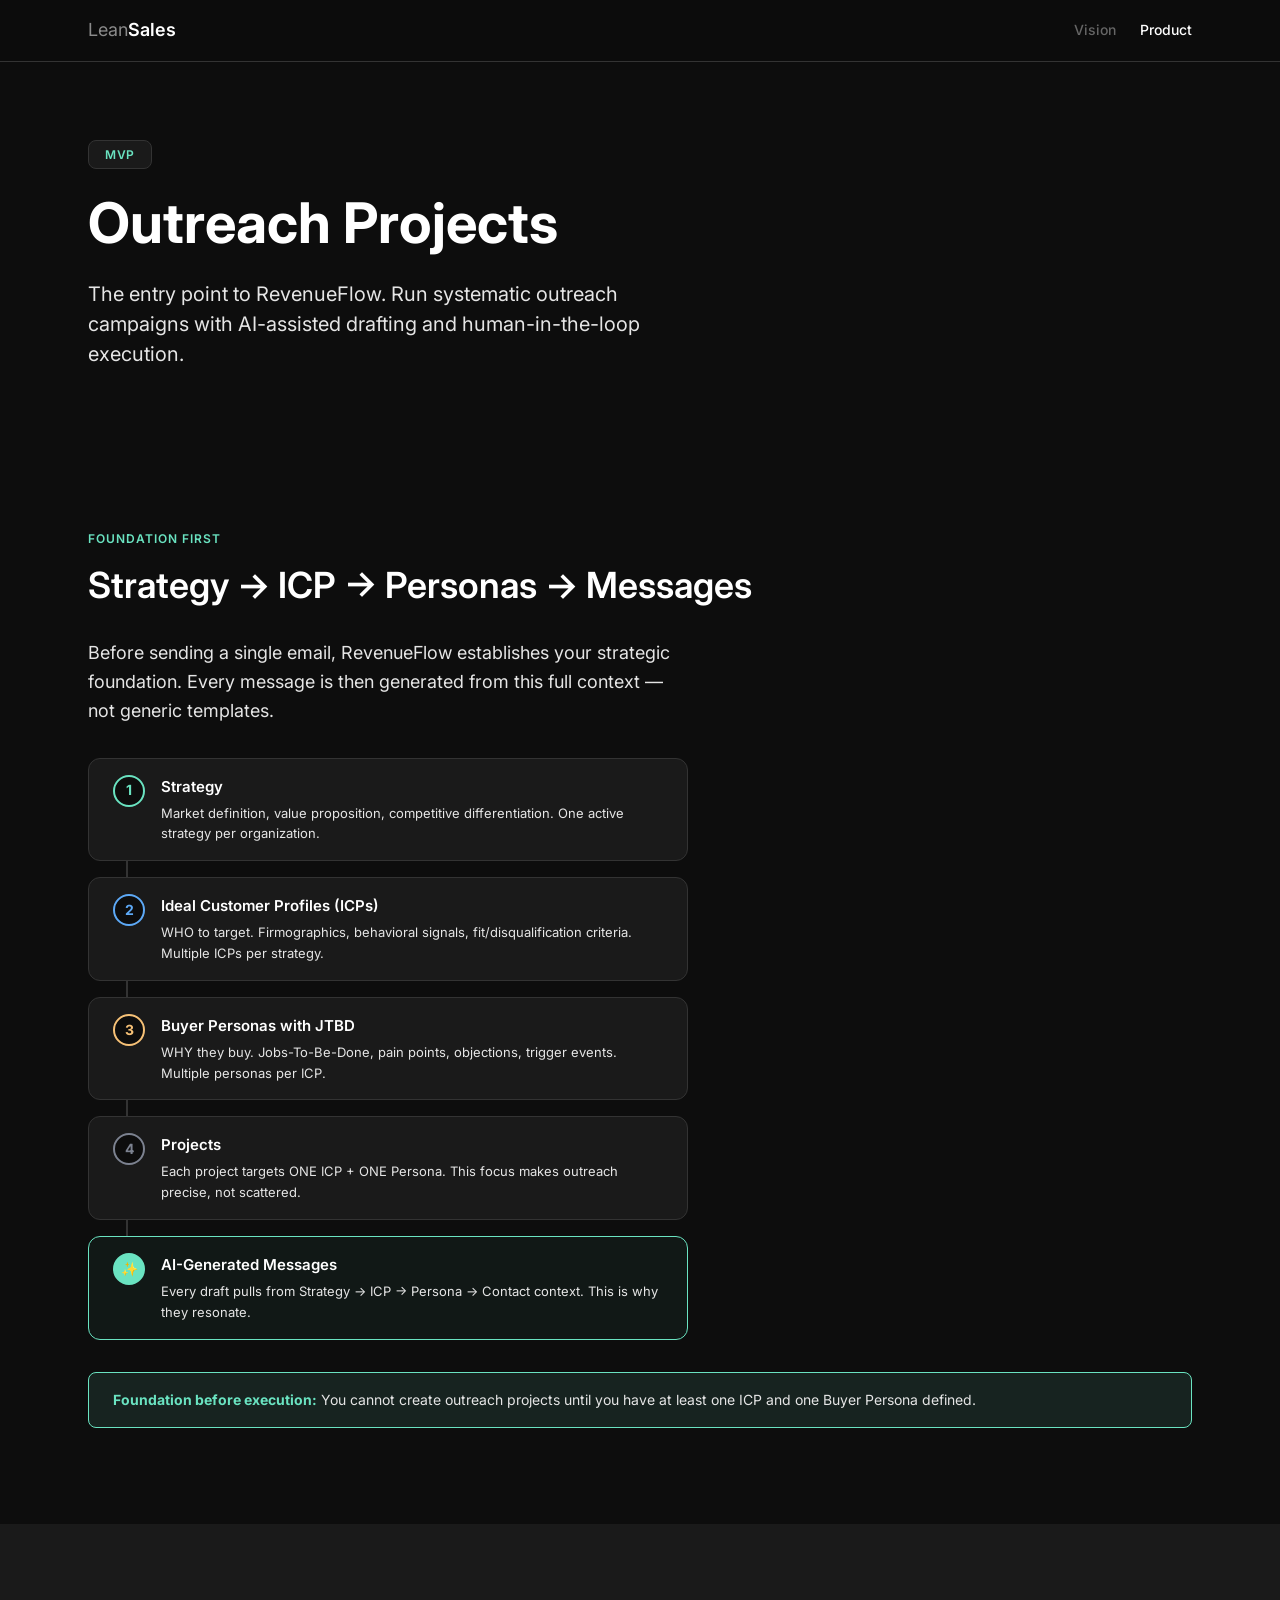
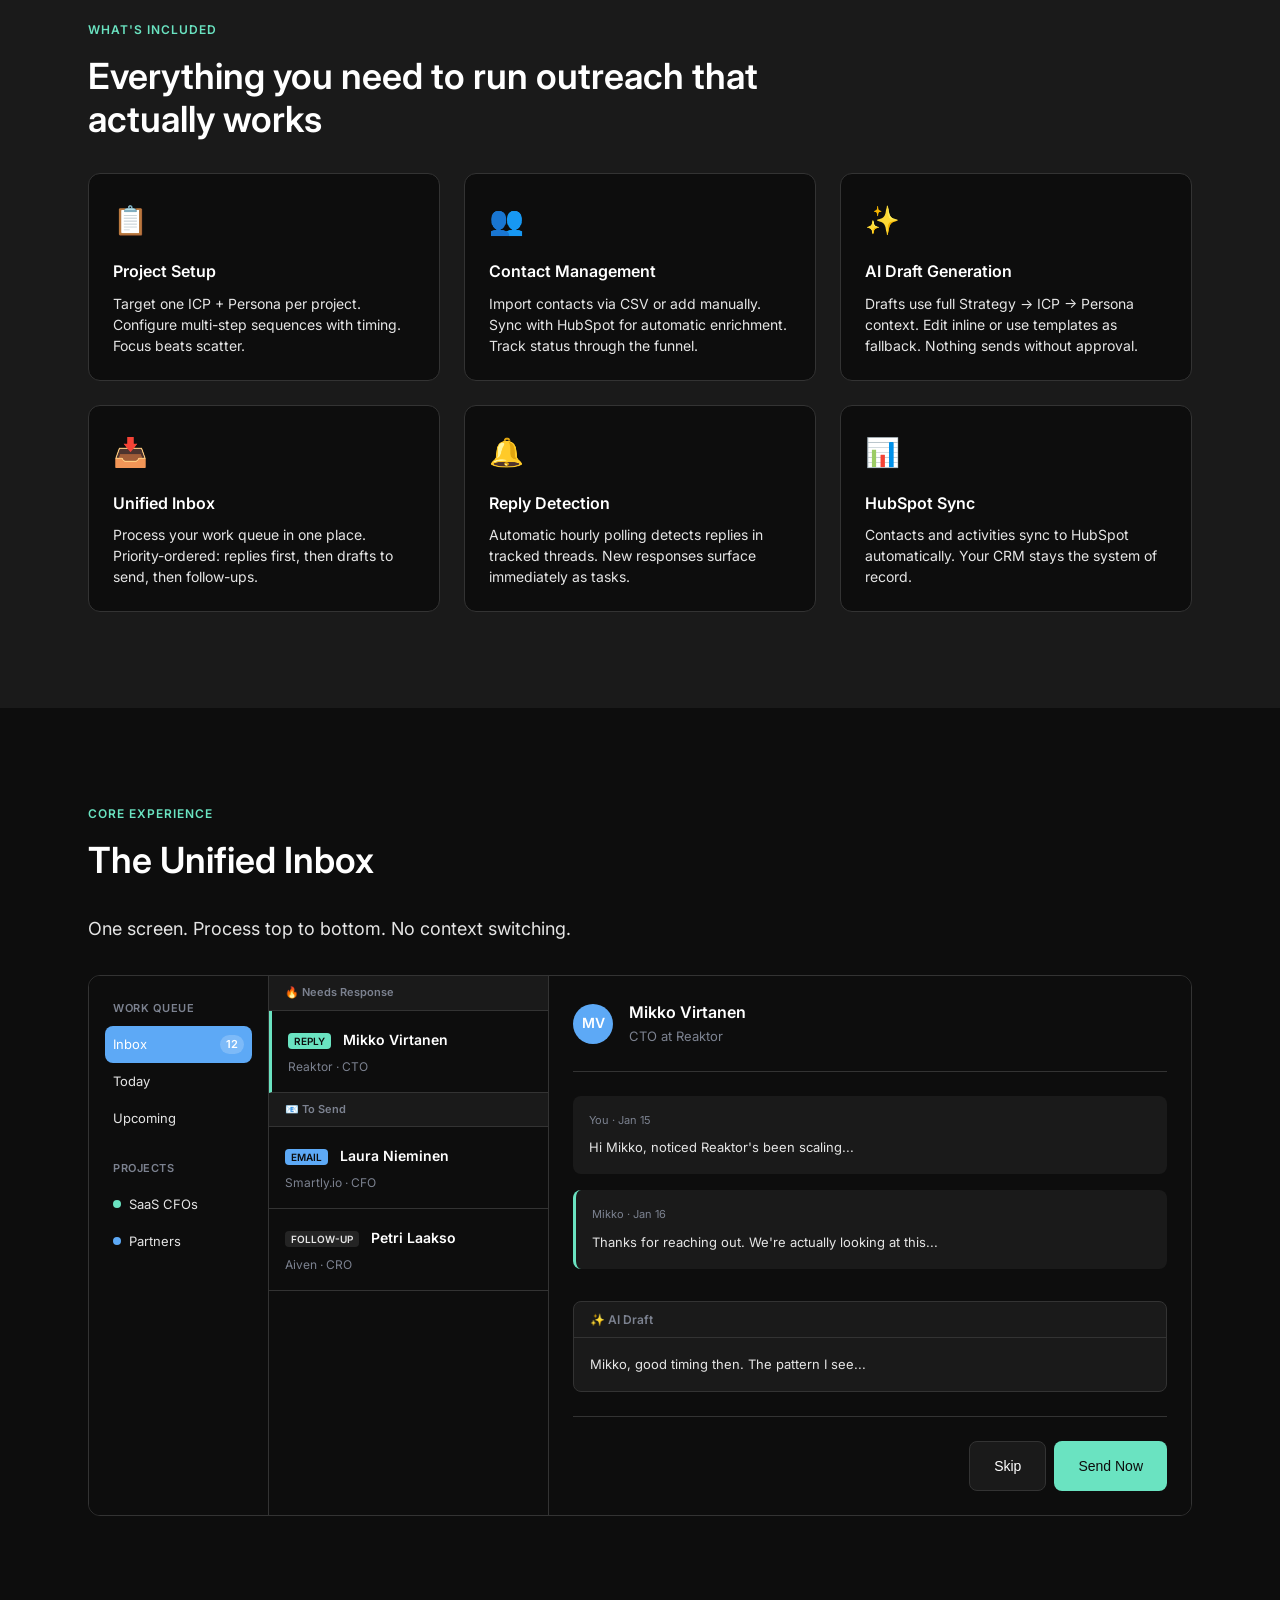
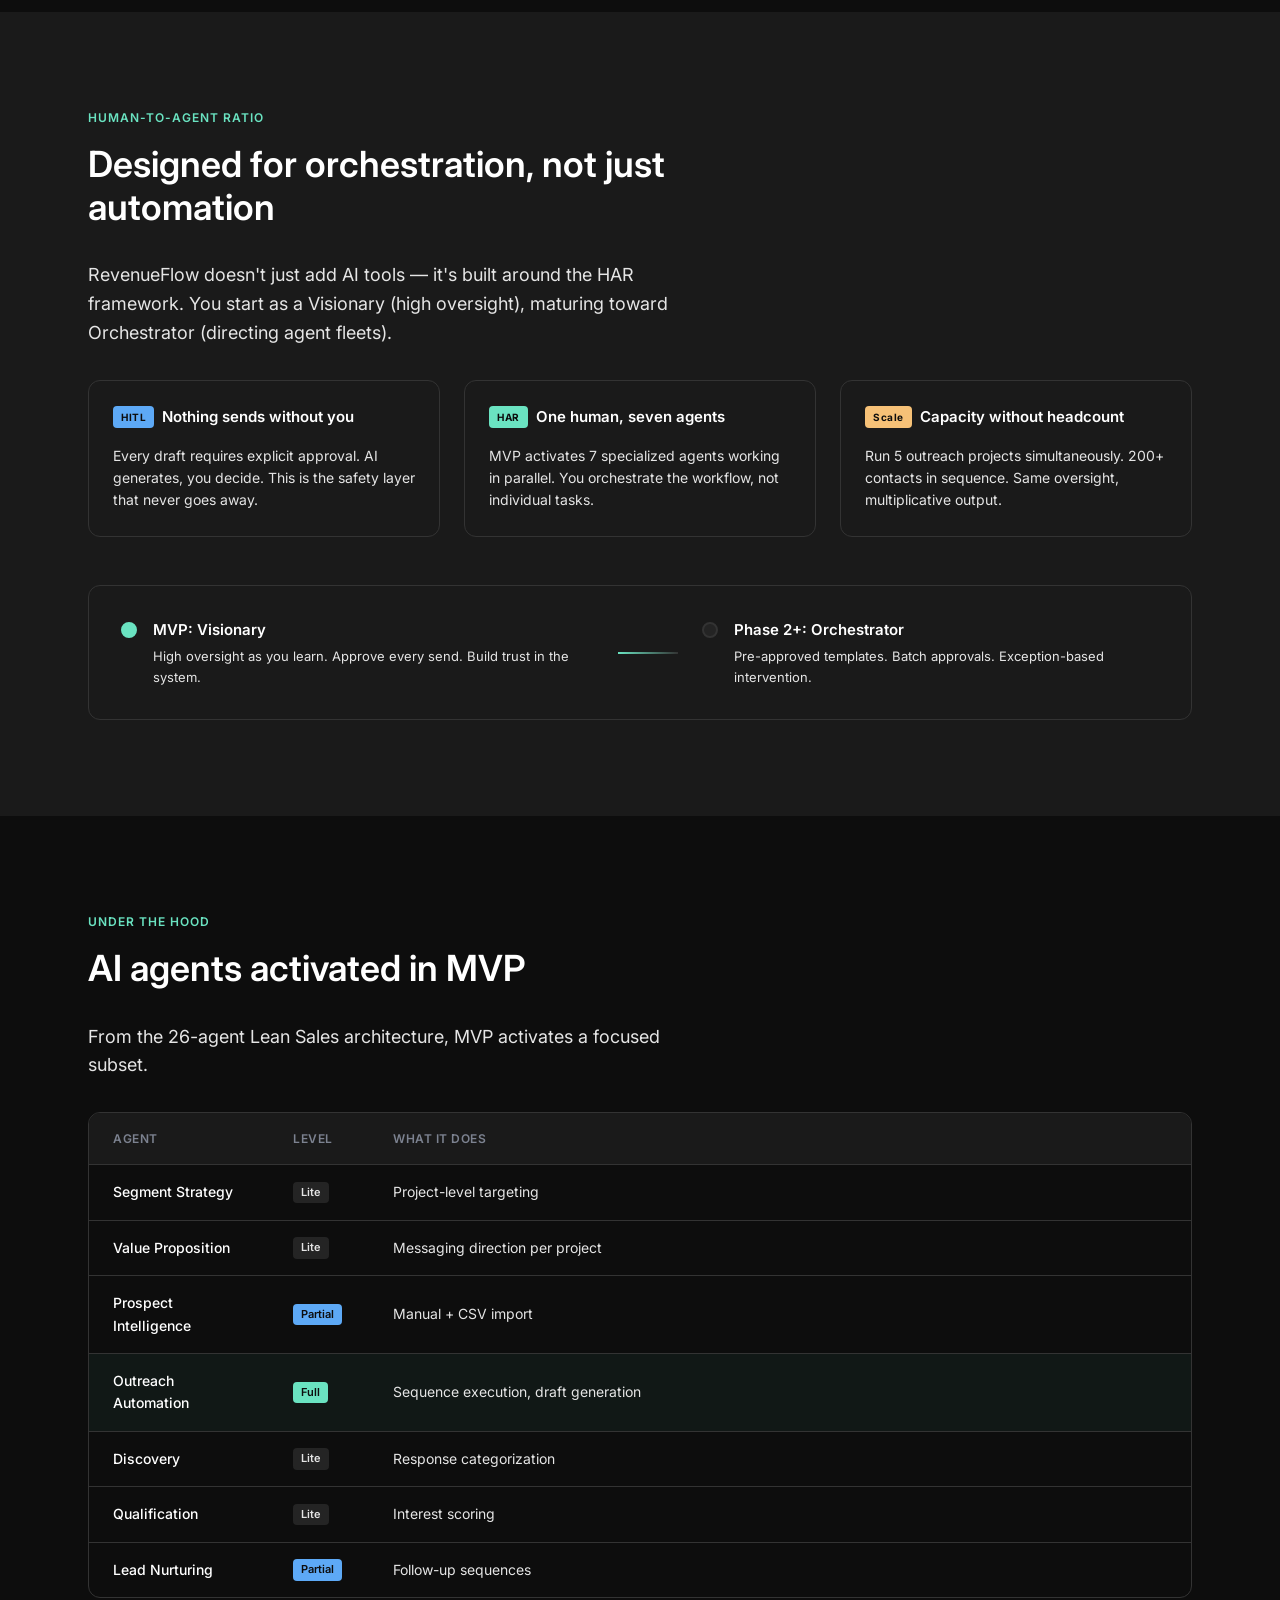
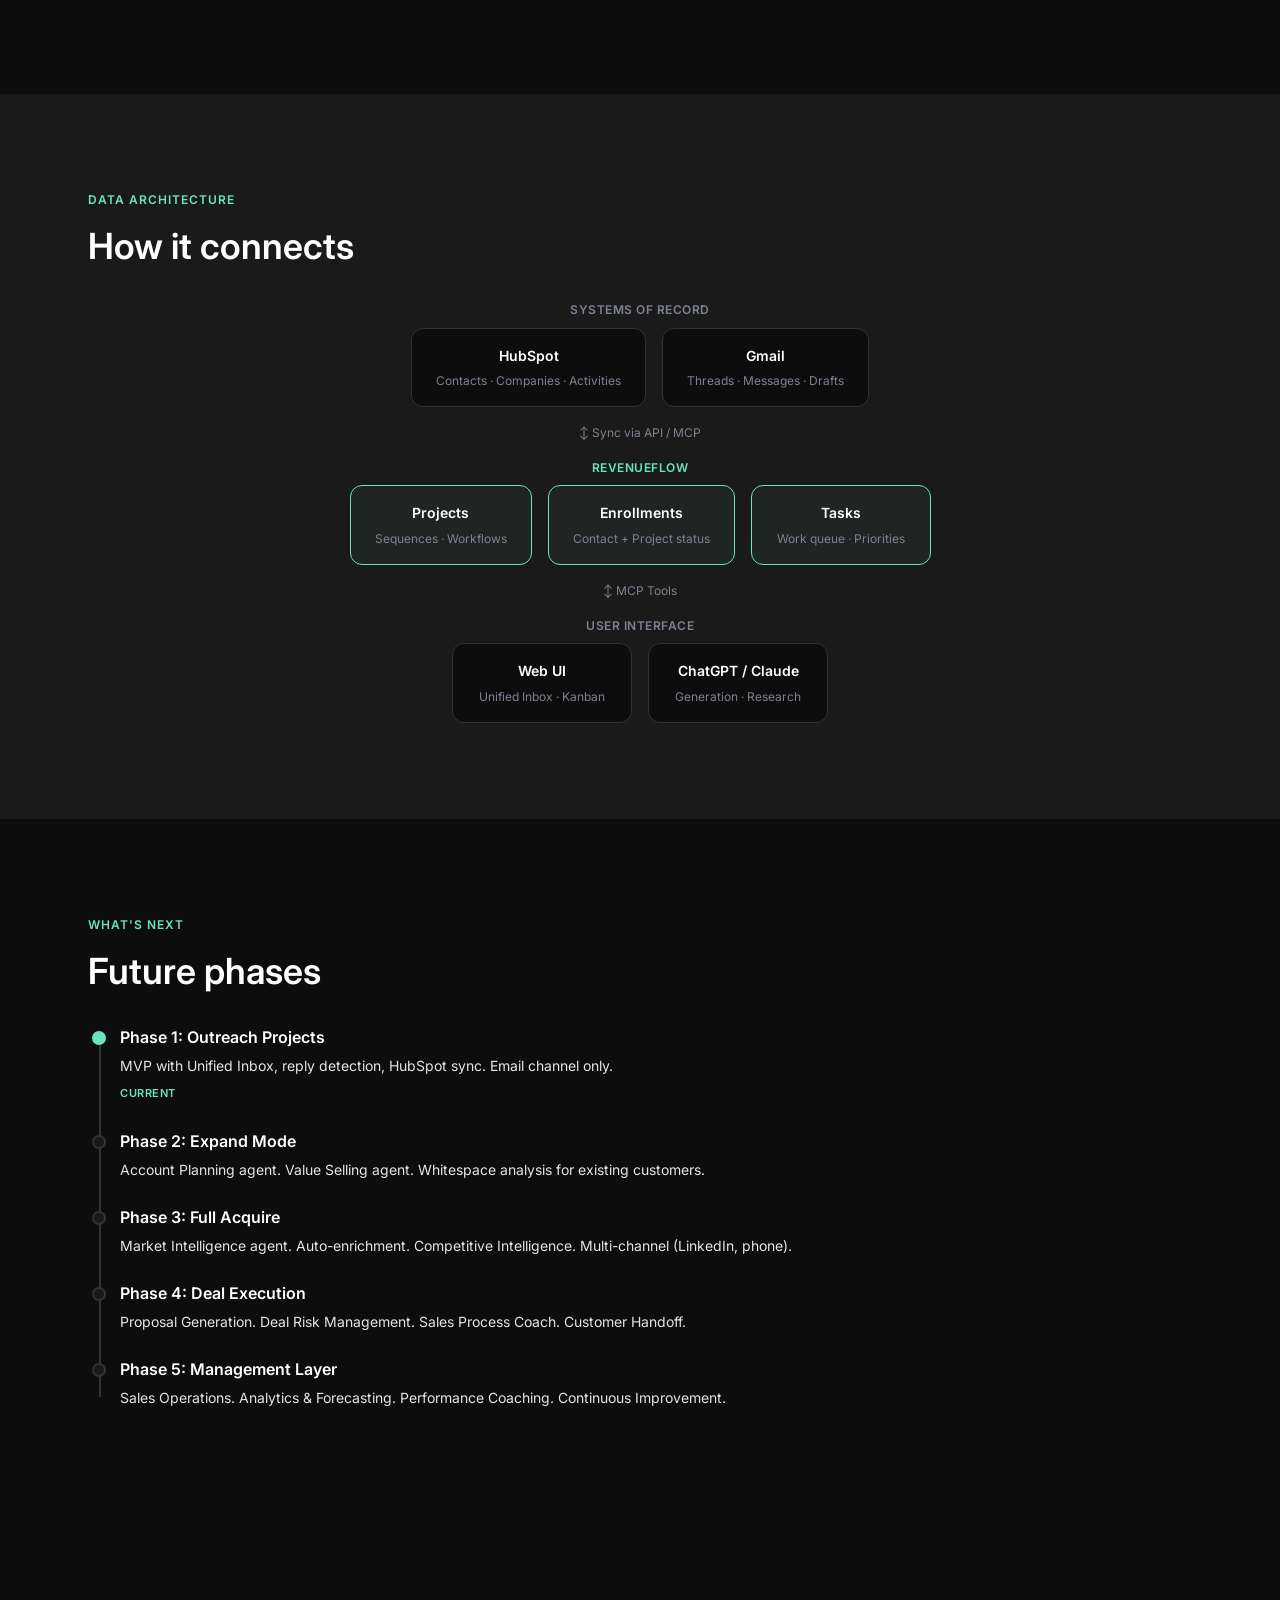
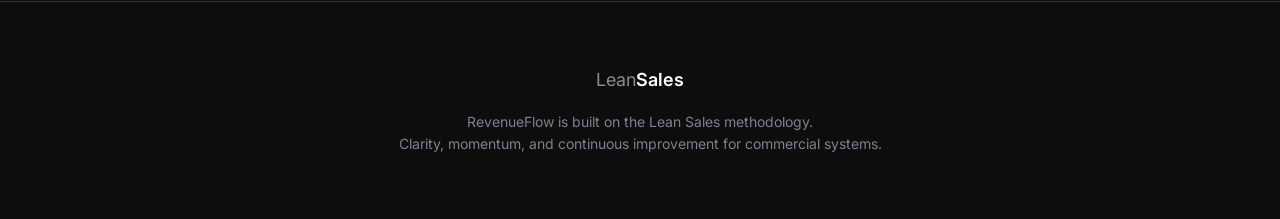
<file: agentic-sales/mvp.html>
<!DOCTYPE html>
<html lang="en">
<head>
  <meta charset="UTF-8">
  <meta name="viewport" content="width=device-width, initial-scale=1.0">
  <title>MVP: Outreach Projects — RevenueFlow</title>
  <link rel="preconnect" href="https://fonts.googleapis.com">
  <link rel="preconnect" href="https://fonts.gstatic.com" crossorigin>
  <link href="https://fonts.googleapis.com/css2?family=Inter:wght@400;500;600;700&display=swap" rel="stylesheet">
  <link rel="stylesheet" href="styles.css">
</head>
<body>
  <!-- Navigation -->
  <nav class="nav">
    <div class="nav-container">
      <a href="index.html" class="logo"><span class="logo-lean">Lean</span><span class="logo-sales">Sales</span></a>
      <div class="nav-links">
        <a href="index.html" class="nav-link">Vision</a>
        <a href="mvp.html" class="nav-link active">Product</a>
      </div>
    </div>
  </nav>

  <!-- Hero -->
  <section class="hero hero-compact">
    <div class="container">
      <div class="hero-badge">MVP</div>
      <h1>Outreach Projects</h1>
      <p class="hero-subtitle">The entry point to RevenueFlow. Run systematic outreach campaigns with AI-assisted drafting and human-in-the-loop execution.</p>
    </div>
  </section>

  <!-- Strategy Foundation -->
  <section class="section">
    <div class="container">
      <div class="section-label">Foundation first</div>
      <h2>Strategy → ICP → Personas → Messages</h2>

      <p class="body-large">Before sending a single email, RevenueFlow establishes your strategic foundation. Every message is then generated from this full context — not generic templates.</p>

      <div class="data-hierarchy">
        <div class="hierarchy-level">
          <div class="hierarchy-marker hierarchy-marker-1">1</div>
          <div class="hierarchy-content">
            <h4>Strategy</h4>
            <p>Market definition, value proposition, competitive differentiation. One active strategy per organization.</p>
          </div>
        </div>
        <div class="hierarchy-connector"></div>
        <div class="hierarchy-level">
          <div class="hierarchy-marker hierarchy-marker-2">2</div>
          <div class="hierarchy-content">
            <h4>Ideal Customer Profiles (ICPs)</h4>
            <p>WHO to target. Firmographics, behavioral signals, fit/disqualification criteria. Multiple ICPs per strategy.</p>
          </div>
        </div>
        <div class="hierarchy-connector"></div>
        <div class="hierarchy-level">
          <div class="hierarchy-marker hierarchy-marker-3">3</div>
          <div class="hierarchy-content">
            <h4>Buyer Personas with JTBD</h4>
            <p>WHY they buy. Jobs-To-Be-Done, pain points, objections, trigger events. Multiple personas per ICP.</p>
          </div>
        </div>
        <div class="hierarchy-connector"></div>
        <div class="hierarchy-level">
          <div class="hierarchy-marker hierarchy-marker-4">4</div>
          <div class="hierarchy-content">
            <h4>Projects</h4>
            <p>Each project targets ONE ICP + ONE Persona. This focus makes outreach precise, not scattered.</p>
          </div>
        </div>
        <div class="hierarchy-connector"></div>
        <div class="hierarchy-level hierarchy-level-highlight">
          <div class="hierarchy-marker hierarchy-marker-5">✨</div>
          <div class="hierarchy-content">
            <h4>AI-Generated Messages</h4>
            <p>Every draft pulls from Strategy → ICP → Persona → Contact context. This is why they resonate.</p>
          </div>
        </div>
      </div>

      <div class="foundation-gating">
        <strong>Foundation before execution:</strong> You cannot create outreach projects until you have at least one ICP and one Buyer Persona defined.
      </div>
    </div>
  </section>

  <!-- What You Get -->
  <section class="section section-dark">
    <div class="container">
      <div class="section-label">What's included</div>
      <h2>Everything you need to run outreach that actually works</h2>

      <div class="feature-grid">
        <div class="feature-card">
          <div class="feature-icon">📋</div>
          <h3>Project Setup</h3>
          <p>Target one ICP + Persona per project. Configure multi-step sequences with timing. Focus beats scatter.</p>
        </div>

        <div class="feature-card">
          <div class="feature-icon">👥</div>
          <h3>Contact Management</h3>
          <p>Import contacts via CSV or add manually. Sync with HubSpot for automatic enrichment. Track status through the funnel.</p>
        </div>

        <div class="feature-card">
          <div class="feature-icon">✨</div>
          <h3>AI Draft Generation</h3>
          <p>Drafts use full Strategy → ICP → Persona context. Edit inline or use templates as fallback. Nothing sends without approval.</p>
        </div>

        <div class="feature-card">
          <div class="feature-icon">📥</div>
          <h3>Unified Inbox</h3>
          <p>Process your work queue in one place. Priority-ordered: replies first, then drafts to send, then follow-ups.</p>
        </div>

        <div class="feature-card">
          <div class="feature-icon">🔔</div>
          <h3>Reply Detection</h3>
          <p>Automatic hourly polling detects replies in tracked threads. New responses surface immediately as tasks.</p>
        </div>

        <div class="feature-card">
          <div class="feature-icon">📊</div>
          <h3>HubSpot Sync</h3>
          <p>Contacts and activities sync to HubSpot automatically. Your CRM stays the system of record.</p>
        </div>
      </div>
    </div>
  </section>

  <!-- Unified Inbox Detail -->
  <section class="section">
    <div class="container">
      <div class="section-label">Core experience</div>
      <h2>The Unified Inbox</h2>
      <p class="body-large">One screen. Process top to bottom. No context switching.</p>

      <div class="inbox-preview">
        <div class="inbox-layout">
          <div class="inbox-sidebar">
            <div class="inbox-section-title">Work Queue</div>
            <div class="inbox-nav-item inbox-nav-active">
              <span>Inbox</span>
              <span class="inbox-badge">12</span>
            </div>
            <div class="inbox-nav-item">Today</div>
            <div class="inbox-nav-item">Upcoming</div>
            <div class="inbox-section-title">Projects</div>
            <div class="inbox-project"><span class="project-dot" style="background: #6AE3C1;"></span> SaaS CFOs</div>
            <div class="inbox-project"><span class="project-dot" style="background: #5DA9F6;"></span> Partners</div>
          </div>
          <div class="inbox-list">
            <div class="inbox-group-header">🔥 Needs Response</div>
            <div class="inbox-item inbox-item-reply">
              <span class="inbox-type inbox-type-reply">REPLY</span>
              <span class="inbox-contact">Mikko Virtanen</span>
              <div class="inbox-meta">Reaktor · CTO</div>
            </div>
            <div class="inbox-group-header">📧 To Send</div>
            <div class="inbox-item">
              <span class="inbox-type inbox-type-email">EMAIL</span>
              <span class="inbox-contact">Laura Nieminen</span>
              <div class="inbox-meta">Smartly.io · CFO</div>
            </div>
            <div class="inbox-item">
              <span class="inbox-type inbox-type-followup">FOLLOW-UP</span>
              <span class="inbox-contact">Petri Laakso</span>
              <div class="inbox-meta">Aiven · CRO</div>
            </div>
          </div>
          <div class="inbox-detail">
            <div class="inbox-detail-header">
              <div class="inbox-avatar">MV</div>
              <div>
                <div class="inbox-detail-name">Mikko Virtanen</div>
                <div class="inbox-detail-title">CTO at Reaktor</div>
              </div>
            </div>
            <div class="inbox-thread">
              <div class="inbox-message inbox-message-out">
                <div class="inbox-message-meta">You · Jan 15</div>
                <div class="inbox-message-content">Hi Mikko, noticed Reaktor's been scaling...</div>
              </div>
              <div class="inbox-message inbox-message-in">
                <div class="inbox-message-meta">Mikko · Jan 16</div>
                <div class="inbox-message-content">Thanks for reaching out. We're actually looking at this...</div>
              </div>
            </div>
            <div class="inbox-draft">
              <div class="inbox-draft-header">✨ AI Draft</div>
              <div class="inbox-draft-content">Mikko, good timing then. The pattern I see...</div>
            </div>
            <div class="inbox-actions">
              <button class="btn btn-secondary">Skip</button>
              <button class="btn btn-primary">Send Now</button>
            </div>
          </div>
        </div>
      </div>
    </div>
  </section>

  <!-- HAR in Practice -->
  <section class="section section-dark">
    <div class="container">
      <div class="section-label">Human-to-Agent Ratio</div>
      <h2>Designed for orchestration, not just automation</h2>

      <p class="body-large">RevenueFlow doesn't just add AI tools — it's built around the HAR framework. You start as a Visionary (high oversight), maturing toward Orchestrator (directing agent fleets).</p>

      <div class="har-practice">
        <div class="har-practice-item">
          <div class="har-practice-header">
            <span class="har-badge har-badge-hitl">HITL</span>
            <h4>Nothing sends without you</h4>
          </div>
          <p>Every draft requires explicit approval. AI generates, you decide. This is the safety layer that never goes away.</p>
        </div>
        <div class="har-practice-item">
          <div class="har-practice-header">
            <span class="har-badge har-badge-har">HAR</span>
            <h4>One human, seven agents</h4>
          </div>
          <p>MVP activates 7 specialized agents working in parallel. You orchestrate the workflow, not individual tasks.</p>
        </div>
        <div class="har-practice-item">
          <div class="har-practice-header">
            <span class="har-badge har-badge-scale">Scale</span>
            <h4>Capacity without headcount</h4>
          </div>
          <p>Run 5 outreach projects simultaneously. 200+ contacts in sequence. Same oversight, multiplicative output.</p>
        </div>
      </div>

      <div class="har-journey">
        <div class="har-journey-stage">
          <div class="har-journey-marker active"></div>
          <div class="har-journey-content">
            <h4>MVP: Visionary</h4>
            <p>High oversight as you learn. Approve every send. Build trust in the system.</p>
          </div>
        </div>
        <div class="har-journey-connector"></div>
        <div class="har-journey-stage">
          <div class="har-journey-marker"></div>
          <div class="har-journey-content">
            <h4>Phase 2+: Orchestrator</h4>
            <p>Pre-approved templates. Batch approvals. Exception-based intervention.</p>
          </div>
        </div>
      </div>
    </div>
  </section>

  <!-- Agents -->
  <section class="section">
    <div class="container">
      <div class="section-label">Under the hood</div>
      <h2>AI agents activated in MVP</h2>
      <p class="body-large">From the 26-agent Lean Sales architecture, MVP activates a focused subset.</p>

      <div class="agents-table">
        <div class="agent-row agent-header">
          <div class="agent-cell">Agent</div>
          <div class="agent-cell">Level</div>
          <div class="agent-cell">What it does</div>
        </div>
        <div class="agent-row">
          <div class="agent-cell agent-name">Segment Strategy</div>
          <div class="agent-cell"><span class="level-tag level-lite">Lite</span></div>
          <div class="agent-cell">Project-level targeting</div>
        </div>
        <div class="agent-row">
          <div class="agent-cell agent-name">Value Proposition</div>
          <div class="agent-cell"><span class="level-tag level-lite">Lite</span></div>
          <div class="agent-cell">Messaging direction per project</div>
        </div>
        <div class="agent-row">
          <div class="agent-cell agent-name">Prospect Intelligence</div>
          <div class="agent-cell"><span class="level-tag level-partial">Partial</span></div>
          <div class="agent-cell">Manual + CSV import</div>
        </div>
        <div class="agent-row agent-row-highlight">
          <div class="agent-cell agent-name">Outreach Automation</div>
          <div class="agent-cell"><span class="level-tag level-full">Full</span></div>
          <div class="agent-cell">Sequence execution, draft generation</div>
        </div>
        <div class="agent-row">
          <div class="agent-cell agent-name">Discovery</div>
          <div class="agent-cell"><span class="level-tag level-lite">Lite</span></div>
          <div class="agent-cell">Response categorization</div>
        </div>
        <div class="agent-row">
          <div class="agent-cell agent-name">Qualification</div>
          <div class="agent-cell"><span class="level-tag level-lite">Lite</span></div>
          <div class="agent-cell">Interest scoring</div>
        </div>
        <div class="agent-row">
          <div class="agent-cell agent-name">Lead Nurturing</div>
          <div class="agent-cell"><span class="level-tag level-partial">Partial</span></div>
          <div class="agent-cell">Follow-up sequences</div>
        </div>
      </div>
    </div>
  </section>

  <!-- Data Flow -->
  <section class="section section-dark">
    <div class="container">
      <div class="section-label">Data architecture</div>
      <h2>How it connects</h2>

      <div class="data-flow">
        <div class="data-layer">
          <div class="data-layer-label">Systems of Record</div>
          <div class="data-boxes">
            <div class="data-box">
              <div class="data-box-title">HubSpot</div>
              <div class="data-box-items">Contacts · Companies · Activities</div>
            </div>
            <div class="data-box">
              <div class="data-box-title">Gmail</div>
              <div class="data-box-items">Threads · Messages · Drafts</div>
            </div>
          </div>
        </div>

        <div class="data-connector">↕ Sync via API / MCP</div>

        <div class="data-layer data-layer-highlight">
          <div class="data-layer-label">RevenueFlow</div>
          <div class="data-boxes">
            <div class="data-box">
              <div class="data-box-title">Projects</div>
              <div class="data-box-items">Sequences · Workflows</div>
            </div>
            <div class="data-box">
              <div class="data-box-title">Enrollments</div>
              <div class="data-box-items">Contact + Project status</div>
            </div>
            <div class="data-box">
              <div class="data-box-title">Tasks</div>
              <div class="data-box-items">Work queue · Priorities</div>
            </div>
          </div>
        </div>

        <div class="data-connector">↕ MCP Tools</div>

        <div class="data-layer">
          <div class="data-layer-label">User Interface</div>
          <div class="data-boxes">
            <div class="data-box">
              <div class="data-box-title">Web UI</div>
              <div class="data-box-items">Unified Inbox · Kanban</div>
            </div>
            <div class="data-box">
              <div class="data-box-title">ChatGPT / Claude</div>
              <div class="data-box-items">Generation · Research</div>
            </div>
          </div>
        </div>
      </div>
    </div>
  </section>

  <!-- Roadmap -->
  <section class="section">
    <div class="container">
      <div class="section-label">What's next</div>
      <h2>Future phases</h2>

      <div class="roadmap">
        <div class="roadmap-item roadmap-current">
          <div class="roadmap-marker"></div>
          <div class="roadmap-content">
            <h4>Phase 1: Outreach Projects</h4>
            <p>MVP with Unified Inbox, reply detection, HubSpot sync. Email channel only.</p>
            <span class="roadmap-status">Current</span>
          </div>
        </div>
        <div class="roadmap-item">
          <div class="roadmap-marker"></div>
          <div class="roadmap-content">
            <h4>Phase 2: Expand Mode</h4>
            <p>Account Planning agent. Value Selling agent. Whitespace analysis for existing customers.</p>
          </div>
        </div>
        <div class="roadmap-item">
          <div class="roadmap-marker"></div>
          <div class="roadmap-content">
            <h4>Phase 3: Full Acquire</h4>
            <p>Market Intelligence agent. Auto-enrichment. Competitive Intelligence. Multi-channel (LinkedIn, phone).</p>
          </div>
        </div>
        <div class="roadmap-item">
          <div class="roadmap-marker"></div>
          <div class="roadmap-content">
            <h4>Phase 4: Deal Execution</h4>
            <p>Proposal Generation. Deal Risk Management. Sales Process Coach. Customer Handoff.</p>
          </div>
        </div>
        <div class="roadmap-item">
          <div class="roadmap-marker"></div>
          <div class="roadmap-content">
            <h4>Phase 5: Management Layer</h4>
            <p>Sales Operations. Analytics & Forecasting. Performance Coaching. Continuous Improvement.</p>
          </div>
        </div>
      </div>
    </div>
  </section>

  <!-- Footer -->
  <footer class="footer">
    <div class="container">
      <div class="footer-content">
        <div class="logo"><span class="logo-lean">Lean</span><span class="logo-sales">Sales</span></div>
        <p class="footer-note">RevenueFlow is built on the Lean Sales methodology.<br>Clarity, momentum, and continuous improvement for commercial systems.</p>
      </div>
    </div>
  </footer>
</body>
</html>
</file>
<file: agentic-sales/styles.css>
/* Lean Sales Dark Brand System */
:root {
  /* Backgrounds */
  --color-bg: #0D0D0D;
  --color-surface: #1A1A1A;
  --color-surface-hover: #242424;
  --color-border: #333333;

  /* Text */
  --color-text-primary: #FFFFFF;
  --color-text-secondary: #E5E5E5;
  --color-text-tertiary: #666666;
  --color-text-muted: #7C8290;

  /* Accents */
  --color-accent-primary: #6AE3C1;
  --color-accent-secondary: #5DA9F6;
  --color-accent-warning: #F6C177;
  --color-accent-critical: #E26D6D;
  --color-brand: #8B8B8B;

  /* Typography */
  --font-family: 'Inter', -apple-system, BlinkMacSystemFont, 'Segoe UI', Roboto, sans-serif;

  /* Spacing */
  --space-1: 4px;
  --space-2: 8px;
  --space-3: 16px;
  --space-4: 24px;
  --space-5: 32px;
  --space-6: 48px;
  --space-7: 64px;
  --space-8: 96px;

  /* Radius */
  --radius-sm: 8px;
  --radius-md: 12px;
  --radius-lg: 16px;
}

/* Reset */
*, *::before, *::after {
  box-sizing: border-box;
  margin: 0;
  padding: 0;
}

html {
  font-size: 16px;
  -webkit-font-smoothing: antialiased;
  -moz-osx-font-smoothing: grayscale;
}

body {
  font-family: var(--font-family);
  background: var(--color-bg);
  color: var(--color-text-secondary);
  line-height: 1.6;
}

/* Container */
.container {
  max-width: 1200px;
  margin: 0 auto;
  padding: 0 var(--space-6);
}

/* Navigation */
.nav {
  position: fixed;
  top: 0;
  left: 0;
  right: 0;
  z-index: 100;
  background: rgba(13, 13, 13, 0.9);
  backdrop-filter: blur(12px);
  border-bottom: 1px solid var(--color-border);
}

.nav-container {
  max-width: 1200px;
  margin: 0 auto;
  padding: var(--space-3) var(--space-6);
  display: flex;
  justify-content: space-between;
  align-items: center;
}

.logo {
  font-size: 18px;
  text-decoration: none;
}

.logo-lean {
  font-weight: 400;
  color: var(--color-brand);
}

.logo-sales {
  font-weight: 600;
  color: var(--color-text-primary);
}

.nav-links {
  display: flex;
  gap: var(--space-4);
}

.nav-link {
  color: var(--color-text-tertiary);
  text-decoration: none;
  font-size: 14px;
  font-weight: 500;
  transition: color 0.2s;
}

.nav-link:hover,
.nav-link.active {
  color: var(--color-text-primary);
}

/* Hero */
.hero {
  padding: 180px 0 var(--space-8);
  text-align: left;
}

.hero-compact {
  padding: 140px 0 var(--space-7);
}

.hero-badge {
  display: inline-block;
  padding: var(--space-1) var(--space-3);
  background: var(--color-surface);
  border: 1px solid var(--color-border);
  border-radius: var(--radius-sm);
  font-size: 12px;
  font-weight: 600;
  color: var(--color-accent-primary);
  letter-spacing: 0.5px;
  margin-bottom: var(--space-4);
}

.hero h1 {
  font-size: 56px;
  font-weight: 700;
  line-height: 1.1;
  color: var(--color-text-primary);
  margin-bottom: var(--space-4);
  max-width: 800px;
}

.hero-subtitle {
  font-size: 20px;
  color: var(--color-text-secondary);
  max-width: 600px;
  line-height: 1.5;
}

/* Sections */
.section {
  padding: var(--space-8) 0;
}

.section-dark {
  background: var(--color-surface);
}

.section-cta {
  text-align: center;
  padding: var(--space-8) 0;
}

.section-label {
  font-size: 12px;
  font-weight: 600;
  color: var(--color-accent-primary);
  text-transform: uppercase;
  letter-spacing: 1px;
  margin-bottom: var(--space-3);
}

.section h2 {
  font-size: 36px;
  font-weight: 600;
  color: var(--color-text-primary);
  line-height: 1.2;
  margin-bottom: var(--space-5);
  max-width: 700px;
}

.body-large {
  font-size: 18px;
  color: var(--color-text-secondary);
  max-width: 600px;
  margin-bottom: var(--space-5);
}

/* Cards */
.card-grid {
  display: grid;
  grid-template-columns: repeat(3, 1fr);
  gap: var(--space-4);
  margin-top: var(--space-5);
}

.card {
  background: var(--color-surface);
  border: 1px solid var(--color-border);
  border-radius: var(--radius-md);
  padding: var(--space-4);
}

.card h3 {
  font-size: 18px;
  font-weight: 600;
  color: var(--color-text-primary);
  margin-bottom: var(--space-2);
}

.card p {
  font-size: 15px;
  color: var(--color-text-secondary);
}

/* Feature Grid */
.feature-grid {
  display: grid;
  grid-template-columns: repeat(3, 1fr);
  gap: var(--space-4);
  margin-top: var(--space-5);
}

.feature-card {
  background: var(--color-surface);
  border: 1px solid var(--color-border);
  border-radius: var(--radius-md);
  padding: var(--space-4);
}

.feature-icon {
  font-size: 28px;
  margin-bottom: var(--space-3);
}

.feature-card h3 {
  font-size: 16px;
  font-weight: 600;
  color: var(--color-text-primary);
  margin-bottom: var(--space-2);
}

.feature-card p {
  font-size: 14px;
  color: var(--color-text-secondary);
  line-height: 1.5;
}

.section-dark .feature-card {
  background: var(--color-bg);
}

/* Diagram */
.diagram {
  margin-top: var(--space-6);
  display: flex;
  flex-direction: column;
  align-items: center;
  gap: var(--space-3);
}

.diagram-row {
  display: flex;
  gap: var(--space-3);
}

.diagram-row-triple {
  gap: var(--space-4);
}

.diagram-box {
  background: var(--color-bg);
  border: 1px solid var(--color-border);
  border-radius: var(--radius-md);
  padding: var(--space-4) var(--space-5);
  text-align: center;
  min-width: 160px;
}

.diagram-box-highlight {
  border-color: var(--color-accent-primary);
  background: rgba(106, 227, 193, 0.05);
}

.diagram-title {
  font-size: 16px;
  font-weight: 600;
  color: var(--color-text-primary);
}

.diagram-desc {
  font-size: 13px;
  color: var(--color-text-muted);
  margin-top: var(--space-1);
}

.diagram-connector {
  width: 2px;
  height: 24px;
  background: var(--color-border);
}

/* Engines */
.engines {
  display: grid;
  grid-template-columns: repeat(2, 1fr);
  gap: var(--space-5);
  margin-top: var(--space-5);
}

.engine-card {
  background: var(--color-surface);
  border: 1px solid var(--color-border);
  border-radius: var(--radius-md);
  padding: var(--space-5);
}

.engine-number {
  width: 32px;
  height: 32px;
  background: var(--color-accent-primary);
  color: var(--color-bg);
  border-radius: 50%;
  display: flex;
  align-items: center;
  justify-content: center;
  font-weight: 700;
  font-size: 14px;
  margin-bottom: var(--space-3);
}

.engine-card h3 {
  font-size: 20px;
  font-weight: 600;
  color: var(--color-text-primary);
  margin-bottom: var(--space-2);
}

.engine-card > p {
  font-size: 15px;
  color: var(--color-text-secondary);
  margin-bottom: var(--space-4);
}

.engine-list {
  list-style: none;
  margin-bottom: var(--space-4);
}

.engine-list li {
  font-size: 14px;
  color: var(--color-text-secondary);
  padding: var(--space-2) 0;
  border-bottom: 1px solid var(--color-border);
}

.engine-list li:last-child {
  border-bottom: none;
}

.engine-list li::before {
  content: "→ ";
  color: var(--color-text-muted);
}

.engine-output {
  background: var(--color-bg);
  border-radius: var(--radius-sm);
  padding: var(--space-3);
  font-size: 14px;
}

.output-label {
  color: var(--color-accent-primary);
  font-weight: 500;
}

/* Modes Table */
.modes-table {
  margin-top: var(--space-5);
  border: 1px solid var(--color-border);
  border-radius: var(--radius-md);
  overflow: hidden;
}

.mode-row {
  display: grid;
  grid-template-columns: 120px 1fr 100px 1fr;
  border-bottom: 1px solid var(--color-border);
}

.mode-row:last-child {
  border-bottom: none;
}

.mode-header {
  background: var(--color-bg);
}

.mode-header .mode-cell {
  font-size: 12px;
  font-weight: 600;
  color: var(--color-text-muted);
  text-transform: uppercase;
  letter-spacing: 0.5px;
}

.mode-cell {
  padding: var(--space-3) var(--space-4);
  font-size: 14px;
  display: flex;
  align-items: center;
}

.mode-name {
  font-weight: 600;
  color: var(--color-text-primary);
}

.tag {
  font-size: 11px;
  font-weight: 600;
  padding: 2px 8px;
  border-radius: 4px;
}

.tag-green {
  background: rgba(106, 227, 193, 0.15);
  color: var(--color-accent-primary);
}

.tag-yellow {
  background: rgba(246, 193, 119, 0.15);
  color: var(--color-accent-warning);
}

.tag-red {
  background: rgba(226, 109, 109, 0.15);
  color: var(--color-accent-critical);
}

.modes-note {
  margin-top: var(--space-4);
  font-size: 14px;
  color: var(--color-text-muted);
}

/* Principles */
.principles {
  display: grid;
  grid-template-columns: repeat(2, 1fr);
  gap: var(--space-4);
  margin-top: var(--space-5);
}

.principle {
  display: flex;
  gap: var(--space-3);
}

.principle-icon {
  width: 24px;
  height: 24px;
  border: 2px solid var(--color-accent-primary);
  border-radius: 50%;
  display: flex;
  align-items: center;
  justify-content: center;
  font-size: 10px;
  color: var(--color-accent-primary);
  flex-shrink: 0;
  margin-top: 2px;
}

.principle-content h4 {
  font-size: 16px;
  font-weight: 600;
  color: var(--color-text-primary);
  margin-bottom: var(--space-1);
}

.principle-content p {
  font-size: 14px;
  color: var(--color-text-secondary);
}

/* Buttons */
.btn {
  display: inline-block;
  padding: var(--space-3) var(--space-4);
  border-radius: var(--radius-sm);
  font-size: 14px;
  font-weight: 500;
  text-decoration: none;
  cursor: pointer;
  border: none;
  transition: all 0.2s;
}

.btn-primary {
  background: var(--color-accent-primary);
  color: var(--color-bg);
}

.btn-primary:hover {
  background: #5bc9aa;
}

.btn-secondary {
  background: var(--color-surface);
  color: var(--color-text-primary);
  border: 1px solid var(--color-border);
}

.btn-secondary:hover {
  background: var(--color-surface-hover);
}

/* Inbox Preview */
.inbox-preview {
  margin-top: var(--space-5);
  border: 1px solid var(--color-border);
  border-radius: var(--radius-md);
  overflow: hidden;
}

.inbox-layout {
  display: grid;
  grid-template-columns: 180px 280px 1fr;
  min-height: 400px;
}

.inbox-sidebar {
  background: var(--color-bg);
  border-right: 1px solid var(--color-border);
  padding: var(--space-3);
}

.inbox-section-title {
  font-size: 11px;
  font-weight: 600;
  color: var(--color-text-muted);
  text-transform: uppercase;
  letter-spacing: 0.5px;
  padding: var(--space-2) var(--space-2);
  margin-top: var(--space-3);
}

.inbox-section-title:first-child {
  margin-top: 0;
}

.inbox-nav-item {
  padding: var(--space-2);
  font-size: 13px;
  color: var(--color-text-secondary);
  border-radius: var(--radius-sm);
  display: flex;
  justify-content: space-between;
  align-items: center;
}

.inbox-nav-active {
  background: var(--color-accent-secondary);
  color: var(--color-text-primary);
}

.inbox-badge {
  font-size: 11px;
  font-weight: 600;
  padding: 1px 6px;
  background: rgba(255,255,255,0.2);
  border-radius: 10px;
}

.inbox-project {
  padding: var(--space-2);
  font-size: 13px;
  color: var(--color-text-secondary);
  display: flex;
  align-items: center;
  gap: var(--space-2);
}

.project-dot {
  width: 8px;
  height: 8px;
  border-radius: 50%;
}

.inbox-list {
  background: var(--color-bg);
  border-right: 1px solid var(--color-border);
  overflow-y: auto;
}

.inbox-group-header {
  font-size: 11px;
  font-weight: 600;
  color: var(--color-text-muted);
  padding: var(--space-2) var(--space-3);
  background: var(--color-surface);
  border-bottom: 1px solid var(--color-border);
}

.inbox-item {
  padding: var(--space-3);
  border-bottom: 1px solid var(--color-border);
  cursor: pointer;
}

.inbox-item:hover {
  background: var(--color-surface);
}

.inbox-item-reply {
  border-left: 3px solid var(--color-accent-primary);
}

.inbox-type {
  font-size: 10px;
  font-weight: 600;
  padding: 2px 6px;
  border-radius: 4px;
  margin-right: var(--space-2);
}

.inbox-type-reply {
  background: var(--color-accent-primary);
  color: var(--color-bg);
}

.inbox-type-email {
  background: var(--color-accent-secondary);
  color: var(--color-bg);
}

.inbox-type-followup {
  background: var(--color-surface-hover);
  color: var(--color-text-secondary);
}

.inbox-contact {
  font-size: 14px;
  font-weight: 600;
  color: var(--color-text-primary);
}

.inbox-meta {
  font-size: 12px;
  color: var(--color-text-muted);
  margin-top: var(--space-1);
}

.inbox-detail {
  background: var(--color-bg);
  padding: var(--space-4);
  display: flex;
  flex-direction: column;
}

.inbox-detail-header {
  display: flex;
  align-items: center;
  gap: var(--space-3);
  margin-bottom: var(--space-4);
  padding-bottom: var(--space-4);
  border-bottom: 1px solid var(--color-border);
}

.inbox-avatar {
  width: 40px;
  height: 40px;
  background: var(--color-accent-secondary);
  border-radius: 50%;
  display: flex;
  align-items: center;
  justify-content: center;
  font-weight: 600;
  font-size: 14px;
  color: var(--color-text-primary);
}

.inbox-detail-name {
  font-size: 16px;
  font-weight: 600;
  color: var(--color-text-primary);
}

.inbox-detail-title {
  font-size: 13px;
  color: var(--color-text-muted);
}

.inbox-thread {
  flex: 1;
}

.inbox-message {
  background: var(--color-surface);
  border-radius: var(--radius-sm);
  padding: var(--space-3);
  margin-bottom: var(--space-3);
}

.inbox-message-in {
  border-left: 3px solid var(--color-accent-primary);
}

.inbox-message-meta {
  font-size: 11px;
  color: var(--color-text-muted);
  margin-bottom: var(--space-2);
}

.inbox-message-content {
  font-size: 13px;
  color: var(--color-text-secondary);
}

.inbox-draft {
  background: var(--color-surface);
  border: 1px solid var(--color-border);
  border-radius: var(--radius-sm);
  margin-top: var(--space-3);
}

.inbox-draft-header {
  font-size: 12px;
  font-weight: 600;
  color: var(--color-text-muted);
  padding: var(--space-2) var(--space-3);
  border-bottom: 1px solid var(--color-border);
}

.inbox-draft-content {
  padding: var(--space-3);
  font-size: 13px;
  color: var(--color-text-secondary);
}

.inbox-actions {
  display: flex;
  gap: var(--space-2);
  justify-content: flex-end;
  margin-top: var(--space-4);
  padding-top: var(--space-4);
  border-top: 1px solid var(--color-border);
}

/* Agents Table */
.agents-table {
  margin-top: var(--space-5);
  border: 1px solid var(--color-border);
  border-radius: var(--radius-md);
  overflow: hidden;
}

.agent-row {
  display: grid;
  grid-template-columns: 180px 100px 1fr;
  border-bottom: 1px solid var(--color-border);
}

.agent-row:last-child {
  border-bottom: none;
}

.agent-header {
  background: var(--color-surface);
}

.agent-header .agent-cell {
  font-size: 12px;
  font-weight: 600;
  color: var(--color-text-muted);
  text-transform: uppercase;
  letter-spacing: 0.5px;
}

.agent-row-highlight {
  background: rgba(106, 227, 193, 0.05);
}

.agent-cell {
  padding: var(--space-3) var(--space-4);
  font-size: 14px;
  display: flex;
  align-items: center;
}

.agent-name {
  font-weight: 500;
  color: var(--color-text-primary);
}

.level-tag {
  font-size: 11px;
  font-weight: 600;
  padding: 2px 8px;
  border-radius: 4px;
}

.level-full {
  background: var(--color-accent-primary);
  color: var(--color-bg);
}

.level-partial {
  background: var(--color-accent-secondary);
  color: var(--color-bg);
}

.level-lite {
  background: var(--color-surface-hover);
  color: var(--color-text-secondary);
}

/* Data Flow */
.data-flow {
  margin-top: var(--space-5);
  display: flex;
  flex-direction: column;
  align-items: center;
  gap: var(--space-3);
}

.data-layer {
  width: 100%;
  max-width: 700px;
}

.data-layer-label {
  font-size: 12px;
  font-weight: 600;
  color: var(--color-text-muted);
  text-transform: uppercase;
  letter-spacing: 0.5px;
  margin-bottom: var(--space-2);
  text-align: center;
}

.data-layer-highlight .data-layer-label {
  color: var(--color-accent-primary);
}

.data-boxes {
  display: flex;
  gap: var(--space-3);
  justify-content: center;
}

.data-box {
  background: var(--color-bg);
  border: 1px solid var(--color-border);
  border-radius: var(--radius-md);
  padding: var(--space-3) var(--space-4);
  min-width: 180px;
  text-align: center;
}

.data-layer-highlight .data-box {
  border-color: var(--color-accent-primary);
  background: rgba(106, 227, 193, 0.05);
}

.data-box-title {
  font-size: 14px;
  font-weight: 600;
  color: var(--color-text-primary);
}

.data-box-items {
  font-size: 12px;
  color: var(--color-text-muted);
  margin-top: var(--space-1);
}

.data-connector {
  color: var(--color-text-muted);
  font-size: 12px;
}

/* Roadmap */
.roadmap {
  margin-top: var(--space-5);
  position: relative;
  padding-left: var(--space-5);
}

.roadmap::before {
  content: '';
  position: absolute;
  left: 11px;
  top: 12px;
  bottom: 12px;
  width: 2px;
  background: var(--color-border);
}

.roadmap-item {
  position: relative;
  margin-bottom: var(--space-4);
}

.roadmap-item:last-child {
  margin-bottom: 0;
}

.roadmap-marker {
  position: absolute;
  left: calc(-1 * var(--space-5) + 4px);
  top: 6px;
  width: 14px;
  height: 14px;
  background: var(--color-surface);
  border: 2px solid var(--color-border);
  border-radius: 50%;
}

.roadmap-current .roadmap-marker {
  background: var(--color-accent-primary);
  border-color: var(--color-accent-primary);
}

.roadmap-content h4 {
  font-size: 16px;
  font-weight: 600;
  color: var(--color-text-primary);
  margin-bottom: var(--space-1);
}

.roadmap-content p {
  font-size: 14px;
  color: var(--color-text-secondary);
}

.roadmap-status {
  display: inline-block;
  margin-top: var(--space-2);
  font-size: 11px;
  font-weight: 600;
  color: var(--color-accent-primary);
  text-transform: uppercase;
  letter-spacing: 0.5px;
}

/* Foundation Flow (index.html) */
.foundation-flow {
  display: flex;
  align-items: center;
  gap: var(--space-3);
  margin-top: var(--space-5);
  flex-wrap: wrap;
  justify-content: center;
}

.foundation-item {
  display: flex;
  align-items: flex-start;
  gap: var(--space-3);
  background: var(--color-surface);
  border: 1px solid var(--color-border);
  border-radius: var(--radius-md);
  padding: var(--space-3) var(--space-4);
  min-width: 160px;
}

.foundation-item-highlight {
  border-color: var(--color-accent-primary);
  background: rgba(106, 227, 193, 0.05);
}

.foundation-level {
  width: 28px;
  height: 28px;
  background: var(--color-bg);
  border: 2px solid var(--color-border);
  border-radius: 50%;
  display: flex;
  align-items: center;
  justify-content: center;
  font-weight: 700;
  font-size: 13px;
  color: var(--color-text-muted);
  flex-shrink: 0;
}

.foundation-item-highlight .foundation-level {
  background: var(--color-accent-primary);
  border-color: var(--color-accent-primary);
  color: var(--color-bg);
}

.foundation-content h4 {
  font-size: 14px;
  font-weight: 600;
  color: var(--color-text-primary);
  margin-bottom: var(--space-1);
}

.foundation-content p {
  font-size: 12px;
  color: var(--color-text-muted);
}

.foundation-arrow {
  font-size: 20px;
  color: var(--color-text-muted);
}

.foundation-note {
  margin-top: var(--space-4);
  font-size: 14px;
  font-weight: 500;
  color: var(--color-accent-primary);
  text-align: center;
}

/* Data Hierarchy (mvp.html) */
.data-hierarchy {
  margin-top: var(--space-5);
  max-width: 600px;
}

.hierarchy-level {
  display: flex;
  align-items: flex-start;
  gap: var(--space-3);
  padding: var(--space-3) var(--space-4);
  background: var(--color-surface);
  border: 1px solid var(--color-border);
  border-radius: var(--radius-md);
}

.hierarchy-level-highlight {
  border-color: var(--color-accent-primary);
  background: rgba(106, 227, 193, 0.05);
}

.hierarchy-marker {
  width: 32px;
  height: 32px;
  background: var(--color-bg);
  border: 2px solid var(--color-border);
  border-radius: 50%;
  display: flex;
  align-items: center;
  justify-content: center;
  font-weight: 700;
  font-size: 14px;
  color: var(--color-text-muted);
  flex-shrink: 0;
}

.hierarchy-marker-1 { border-color: var(--color-accent-primary); color: var(--color-accent-primary); }
.hierarchy-marker-2 { border-color: var(--color-accent-secondary); color: var(--color-accent-secondary); }
.hierarchy-marker-3 { border-color: var(--color-accent-warning); color: var(--color-accent-warning); }
.hierarchy-marker-4 { border-color: var(--color-text-muted); color: var(--color-text-muted); }
.hierarchy-marker-5 {
  background: var(--color-accent-primary);
  border-color: var(--color-accent-primary);
  color: var(--color-bg);
}

.hierarchy-content h4 {
  font-size: 15px;
  font-weight: 600;
  color: var(--color-text-primary);
  margin-bottom: var(--space-1);
}

.hierarchy-content p {
  font-size: 13px;
  color: var(--color-text-secondary);
}

.hierarchy-connector {
  width: 2px;
  height: 16px;
  background: var(--color-border);
  margin-left: 38px;
}

.foundation-gating {
  margin-top: var(--space-5);
  padding: var(--space-3) var(--space-4);
  background: rgba(106, 227, 193, 0.1);
  border: 1px solid var(--color-accent-primary);
  border-radius: var(--radius-sm);
  font-size: 14px;
  color: var(--color-text-secondary);
}

.foundation-gating strong {
  color: var(--color-accent-primary);
}

@media (max-width: 900px) {
  .foundation-flow {
    flex-direction: column;
    align-items: stretch;
  }

  .foundation-arrow {
    transform: rotate(90deg);
    align-self: center;
  }
}

/* HAR Framework Styles */
.har-intro {
  margin-top: var(--space-5);
}

.har-comparison {
  display: flex;
  align-items: center;
  gap: var(--space-4);
  justify-content: center;
}

.har-item {
  background: var(--color-surface);
  border: 1px solid var(--color-border);
  border-radius: var(--radius-md);
  padding: var(--space-4);
  width: 280px;
}

.har-item h4 {
  font-size: 20px;
  font-weight: 700;
  color: var(--color-text-primary);
  margin-bottom: var(--space-1);
}

.har-type {
  font-size: 12px;
  font-weight: 600;
  color: var(--color-text-muted);
  text-transform: uppercase;
  letter-spacing: 0.5px;
  margin-bottom: var(--space-2);
}

.har-item p:last-child {
  font-size: 14px;
  color: var(--color-text-secondary);
}

.har-item-new {
  border-color: var(--color-accent-primary);
  background: rgba(106, 227, 193, 0.05);
}

.har-item-new .har-type {
  color: var(--color-accent-primary);
}

.har-vs {
  font-size: 24px;
  color: var(--color-text-muted);
}

/* HAR Quadrants */
.har-quadrants {
  margin-top: var(--space-7);
}

.har-quadrants h3 {
  font-size: 20px;
  font-weight: 600;
  color: var(--color-text-primary);
  margin-bottom: var(--space-4);
}

.quadrant-grid {
  display: flex;
  gap: var(--space-3);
}

.quadrant-labels-y {
  display: flex;
  flex-direction: column;
  justify-content: space-around;
  font-size: 11px;
  font-weight: 600;
  color: var(--color-text-muted);
  text-transform: uppercase;
  letter-spacing: 0.5px;
  writing-mode: vertical-rl;
  text-orientation: mixed;
  transform: rotate(180deg);
  padding-right: var(--space-2);
}

.quadrant-main {
  flex: 1;
  display: grid;
  grid-template-columns: 1fr 1fr;
  grid-template-rows: 1fr 1fr auto;
  gap: var(--space-3);
  max-width: 700px;
}

.quadrant {
  background: var(--color-surface);
  border: 1px solid var(--color-border);
  border-radius: var(--radius-md);
  padding: var(--space-4);
}

.quadrant-title {
  font-size: 16px;
  font-weight: 600;
  color: var(--color-text-primary);
}

.quadrant-desc {
  font-size: 11px;
  font-weight: 500;
  color: var(--color-text-muted);
  margin-bottom: var(--space-2);
}

.quadrant p {
  font-size: 13px;
  color: var(--color-text-secondary);
}

.quadrant-tr {
  border-color: var(--color-accent-primary);
  background: rgba(106, 227, 193, 0.05);
}

.quadrant-target {
  color: var(--color-accent-primary) !important;
}

.quadrant-br {
  border-color: var(--color-accent-critical);
  background: rgba(226, 109, 109, 0.05);
}

.quadrant-danger {
  color: var(--color-accent-critical) !important;
}

.quadrant-labels-x {
  grid-column: 1 / -1;
  display: flex;
  justify-content: space-between;
  font-size: 11px;
  font-weight: 600;
  color: var(--color-text-muted);
  text-transform: uppercase;
  letter-spacing: 0.5px;
  padding-top: var(--space-2);
}

/* HAR Implications */
.har-implications {
  margin-top: var(--space-7);
}

.har-implications h3 {
  font-size: 20px;
  font-weight: 600;
  color: var(--color-text-primary);
  margin-bottom: var(--space-4);
}

.implications-grid {
  display: grid;
  grid-template-columns: repeat(2, 1fr);
  gap: var(--space-4);
}

.implication {
  padding: var(--space-4);
  background: var(--color-surface);
  border: 1px solid var(--color-border);
  border-radius: var(--radius-md);
}

.implication h4 {
  font-size: 15px;
  font-weight: 600;
  color: var(--color-text-primary);
  margin-bottom: var(--space-2);
}

.implication p {
  font-size: 14px;
  color: var(--color-text-secondary);
}

/* HAR Practice (MVP page) */
.har-practice {
  display: grid;
  grid-template-columns: repeat(3, 1fr);
  gap: var(--space-4);
  margin-top: var(--space-5);
}

.har-practice-item {
  background: var(--color-surface);
  border: 1px solid var(--color-border);
  border-radius: var(--radius-md);
  padding: var(--space-4);
}

.har-practice-header {
  display: flex;
  align-items: center;
  gap: var(--space-2);
  margin-bottom: var(--space-3);
}

.har-badge {
  font-size: 10px;
  font-weight: 700;
  padding: 3px 8px;
  border-radius: 4px;
  letter-spacing: 0.5px;
}

.har-badge-hitl {
  background: var(--color-accent-secondary);
  color: var(--color-bg);
}

.har-badge-har {
  background: var(--color-accent-primary);
  color: var(--color-bg);
}

.har-badge-scale {
  background: var(--color-accent-warning);
  color: var(--color-bg);
}

.har-practice-header h4 {
  font-size: 15px;
  font-weight: 600;
  color: var(--color-text-primary);
}

.har-practice-item > p {
  font-size: 14px;
  color: var(--color-text-secondary);
}

/* HAR Journey */
.har-journey {
  display: flex;
  align-items: center;
  gap: var(--space-4);
  margin-top: var(--space-6);
  padding: var(--space-5);
  background: var(--color-surface);
  border: 1px solid var(--color-border);
  border-radius: var(--radius-md);
}

.har-journey-stage {
  display: flex;
  align-items: flex-start;
  gap: var(--space-3);
}

.har-journey-marker {
  width: 16px;
  height: 16px;
  border-radius: 50%;
  background: var(--color-surface-hover);
  border: 2px solid var(--color-border);
  flex-shrink: 0;
  margin-top: 4px;
}

.har-journey-marker.active {
  background: var(--color-accent-primary);
  border-color: var(--color-accent-primary);
}

.har-journey-content h4 {
  font-size: 15px;
  font-weight: 600;
  color: var(--color-text-primary);
  margin-bottom: var(--space-1);
}

.har-journey-content p {
  font-size: 13px;
  color: var(--color-text-secondary);
}

.har-journey-connector {
  flex: 1;
  height: 2px;
  background: linear-gradient(to right, var(--color-accent-primary), var(--color-border));
  min-width: 60px;
}

/* Responsive for HAR */
@media (max-width: 900px) {
  .har-comparison {
    flex-direction: column;
  }

  .har-vs {
    transform: rotate(90deg);
  }

  .har-item {
    width: 100%;
  }

  .quadrant-grid {
    flex-direction: column;
  }

  .quadrant-labels-y {
    display: none;
  }

  .quadrant-main {
    grid-template-columns: 1fr;
  }

  .implications-grid,
  .har-practice {
    grid-template-columns: 1fr;
  }

  .har-journey {
    flex-direction: column;
    align-items: flex-start;
  }

  .har-journey-connector {
    width: 2px;
    height: 40px;
    min-width: unset;
    margin-left: 7px;
    background: linear-gradient(to bottom, var(--color-accent-primary), var(--color-border));
  }
}

/* Footer */
.footer {
  padding: var(--space-7) 0;
  border-top: 1px solid var(--color-border);
  margin-top: var(--space-8);
}

.footer-content {
  text-align: center;
}

.footer .logo {
  display: inline-block;
  margin-bottom: var(--space-3);
}

.footer-note {
  font-size: 14px;
  color: var(--color-text-muted);
}

/* Responsive */
@media (max-width: 900px) {
  .hero h1 {
    font-size: 40px;
  }

  .card-grid,
  .feature-grid,
  .engines,
  .principles {
    grid-template-columns: 1fr;
  }

  .mode-row {
    grid-template-columns: 1fr;
  }

  .mode-cell {
    padding: var(--space-2) var(--space-3);
  }

  .mode-header {
    display: none;
  }

  .inbox-layout {
    grid-template-columns: 1fr;
  }

  .inbox-sidebar,
  .inbox-list {
    border-right: none;
    border-bottom: 1px solid var(--color-border);
  }

  .agent-row {
    grid-template-columns: 1fr;
  }

  .agent-header {
    display: none;
  }
}
</file>
